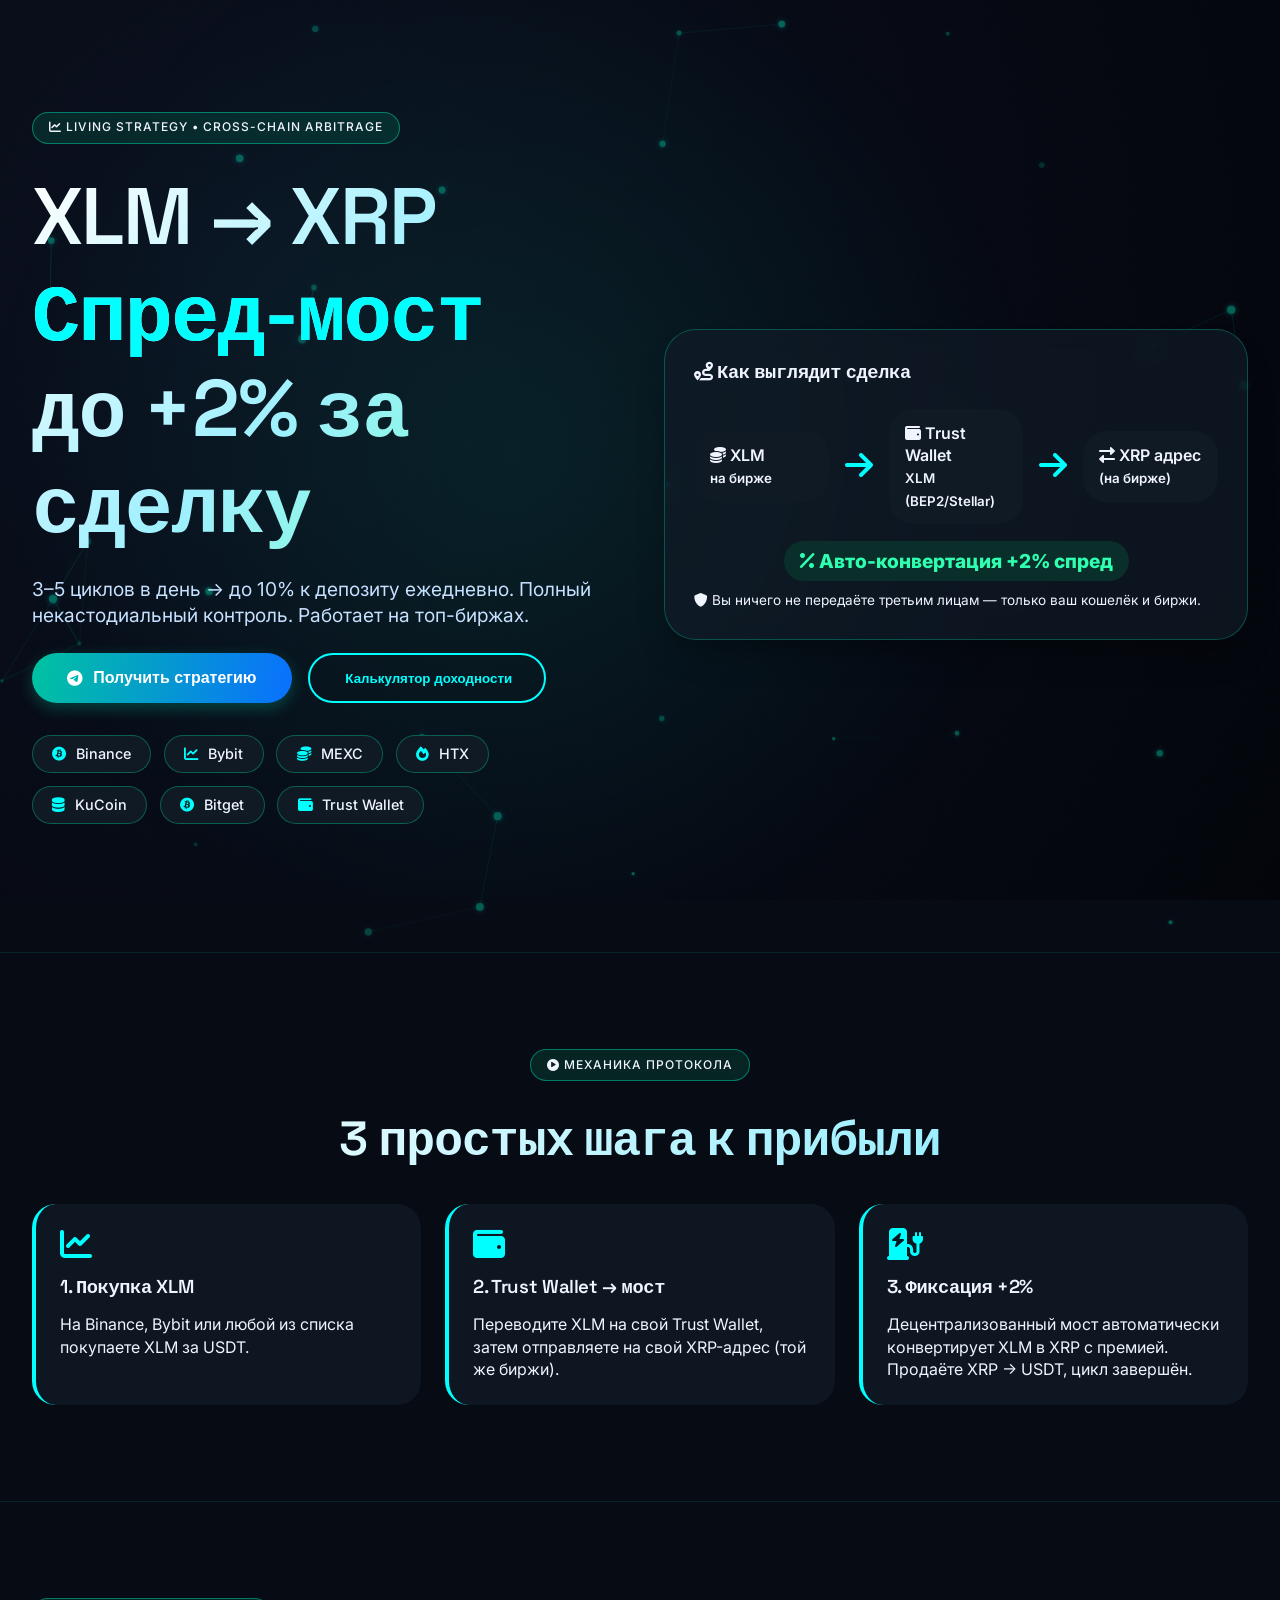
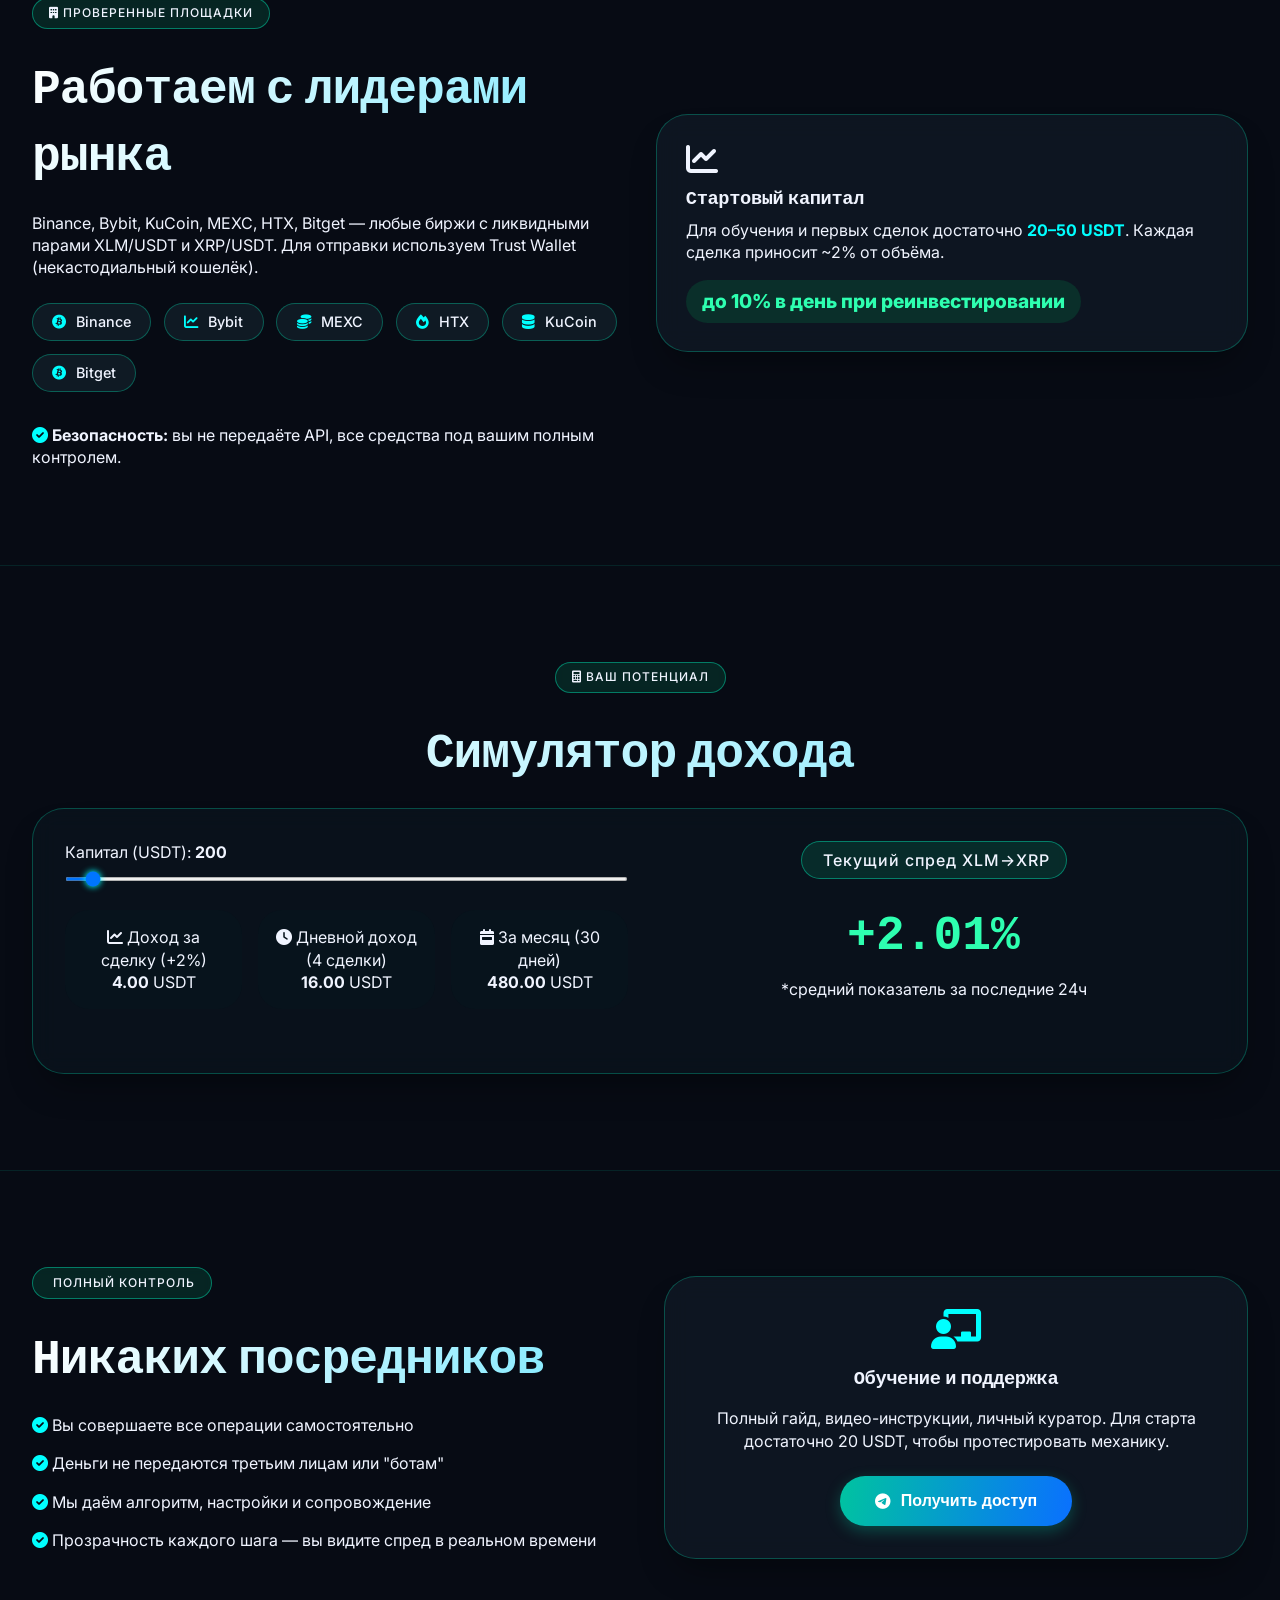
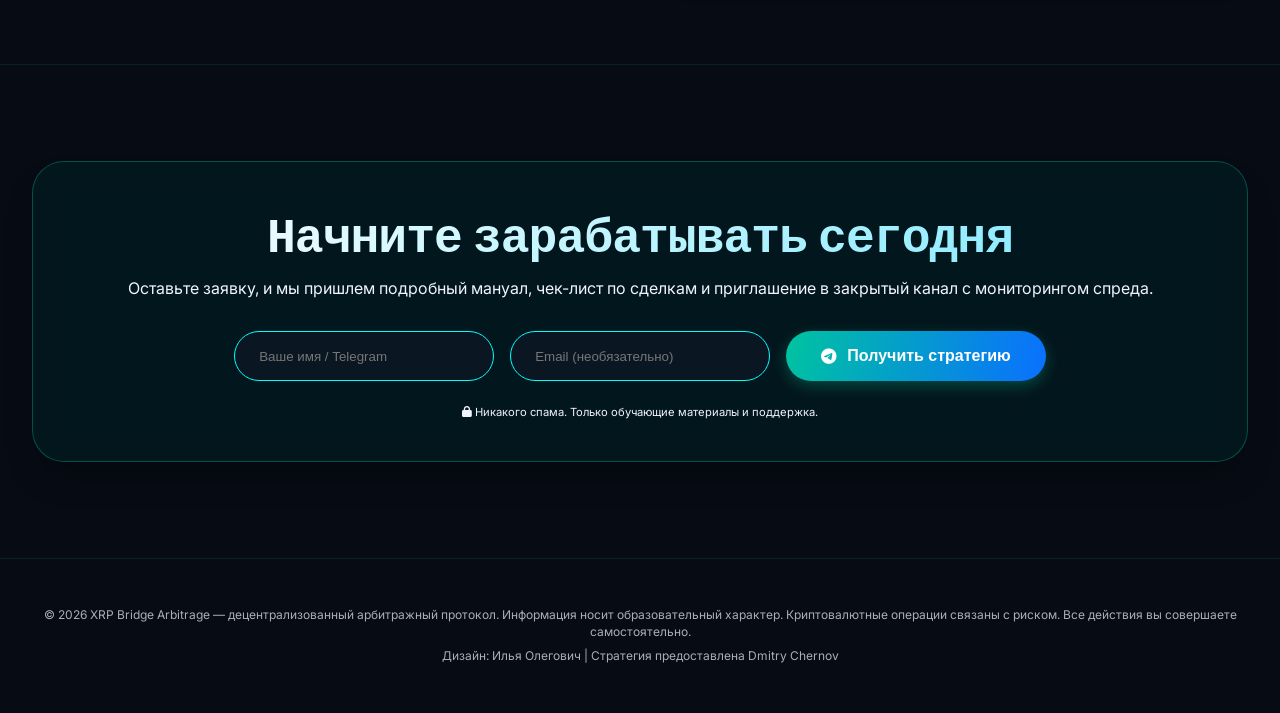
<file: delete.html>
<!DOCTYPE html>
<html lang="ru">
<head>
  <meta charset="UTF-8">
  <meta name="viewport" content="width=device-width, initial-scale=1.0, viewport-fit=cover">
  <title>XLM→XRP Bridge | Арбитражный протокол</title>
  <link href="https://fonts.googleapis.com/css2?family=Inter:opsz,wght@14..32,300;14..32,400;14..32,500;14..32,600;14..32,700;14..32,800&family=Space+Grotesk:wght@400;500;600;700&display=swap" rel="stylesheet">
  <link rel="stylesheet" href="https://cdnjs.cloudflare.com/ajax/libs/font-awesome/6.0.0-beta3/css/all.min.css">
  <style>
    * {
      margin: 0;
      padding: 0;
      box-sizing: border-box;
    }

    body {
      background-color: #070b14;
      font-family: 'Inter', sans-serif;
      color: #f0f4ff;
      line-height: 1.4;
      overflow-x: hidden;
      scroll-behavior: smooth;
    }

    /* Animated gradient background */
    .bg-animation {
      position: fixed;
      top: 0;
      left: 0;
      width: 100%;
      height: 100%;
      z-index: -2;
      background: radial-gradient(circle at 20% 30%, #0b1120, #03050b);
    }

    .moving-light {
      position: fixed;
      top: 0;
      left: 0;
      width: 100%;
      height: 100%;
      background: radial-gradient(circle at 40% 50%, rgba(0, 255, 200, 0.08), transparent 60%);
      animation: moveLight 18s infinite alternate;
      z-index: -1;
      pointer-events: none;
    }

    @keyframes moveLight {
      0% { transform: translate(-10%, -10%) scale(1); opacity: 0.4; }
      100% { transform: translate(15%, 15%) scale(1.3); opacity: 0.7; }
    }

    .noise {
      position: fixed;
      top: 0;
      left: 0;
      width: 100%;
      height: 100%;
      background-image: url('[data-uri]');
      background-repeat: repeat;
      pointer-events: none;
      z-index: -1;
      opacity: 0.3;
    }

    .container {
      max-width: 1300px;
      margin: 0 auto;
      padding: 0 2rem;
    }

    section {
      position: relative;
      padding: 6rem 0;
      border-bottom: 1px solid rgba(0, 255, 200, 0.1);
    }

    /* Hero с анимационным фоном */
    .hero-section {
      position: relative;
      overflow: hidden;
    }

    #hero-canvas {
      position: absolute;
      top: 0;
      left: 0;
      width: 100%;
      height: 100%;
      z-index: 0;
      pointer-events: none;
      opacity: 0.4;
    }

    .hero-content {
      position: relative;
      z-index: 2;
    }

    h1, h2, h3 {
      font-family: 'Space Grotesk', monospace;
      font-weight: 600;
      letter-spacing: -0.02em;
    }

    h1 {
      font-size: clamp(2.8rem, 7vw, 5rem);
      line-height: 1.2;
      background: linear-gradient(135deg, #ffffff 0%, #a0f0ff 50%, #70ffc0 100%);
      background-clip: text;
      -webkit-background-clip: text;
      color: transparent;
      margin-bottom: 1rem;
    }

    h2 {
      font-size: clamp(2rem, 4.5vw, 3rem);
      margin-bottom: 1.5rem;
      background: linear-gradient(120deg, #fff, #7ae9ff);
      background-clip: text;
      -webkit-background-clip: text;
      color: transparent;
    }

    .badge {
      background: rgba(0, 230, 150, 0.12);
      backdrop-filter: blur(4px);
      border: 1px solid rgba(0, 255, 200, 0.4);
      border-radius: 60px;
      padding: 0.4rem 1rem;
      font-size: 0.75rem;
      font-weight: 500;
      display: inline-block;
      margin-bottom: 1.5rem;
      letter-spacing: 1px;
    }

    .glass-card {
      background: rgba(18, 28, 40, 0.65);
      backdrop-filter: blur(12px);
      border-radius: 2rem;
      border: 1px solid rgba(0, 255, 200, 0.25);
      transition: all 0.3s ease;
      box-shadow: 0 20px 35px -12px rgba(0,0,0,0.4);
    }

    .glass-card:hover {
      transform: translateY(-5px);
      border-color: rgba(0, 255, 200, 0.6);
      box-shadow: 0 25px 40px -12px rgba(0,255,200,0.15);
    }

    .btn-primary {
      background: linear-gradient(100deg, #00c3a0, #0a70ff);
      border: none;
      padding: 1rem 2.2rem;
      border-radius: 60px;
      font-weight: 700;
      font-size: 1rem;
      color: white;
      cursor: pointer;
      transition: 0.25s;
      box-shadow: 0 5px 15px rgba(0,195,160,0.3);
      display: inline-flex;
      align-items: center;
      gap: 10px;
    }

    .btn-primary:hover {
      transform: scale(1.02);
      box-shadow: 0 10px 25px rgba(0,255,200,0.4);
      background: linear-gradient(100deg, #00e0b8, #2a80ff);
    }

    .btn-outline {
      background: transparent;
      border: 2px solid #0ff;
      padding: 0.9rem 2rem;
      border-radius: 60px;
      color: #0ff;
      font-weight: 600;
      transition: 0.2s;
    }

    .btn-outline:hover {
      background: rgba(0,255,200,0.1);
      box-shadow: 0 0 12px cyan;
    }

    .hero-grid {
      display: grid;
      grid-template-columns: 1fr 1fr;
      gap: 3rem;
      align-items: center;
    }

    @media (max-width: 900px) {
      .hero-grid {
        grid-template-columns: 1fr;
        text-align: center;
      }
      .container {
        padding: 0 1.5rem;
      }
    }

    .bridge-viz {
      background: rgba(0, 20, 30, 0.5);
      border-radius: 2rem;
      padding: 1.5rem;
      backdrop-filter: blur(4px);
      text-align: center;
    }

    .bridge-flow {
      display: flex;
      align-items: center;
      justify-content: space-between;
      flex-wrap: wrap;
      gap: 1rem;
      margin: 1.5rem 0;
    }

    .bridge-node {
      background: #0f1a24;
      border-radius: 1.5rem;
      padding: 0.8rem 1rem;
      flex: 1;
      min-width: 100px;
      font-weight: 600;
    }

    .bridge-arrow {
      font-size: 2rem;
      color: cyan;
      animation: pulseArrow 1.2s infinite;
    }

    @keyframes pulseArrow {
      0% { opacity: 0.4; transform: translateX(0); }
      50% { opacity: 1; transform: translateX(5px); }
      100% { opacity: 0.4; transform: translateX(0); }
    }

    .profit-badge {
      background: #0a2f2a;
      border-radius: 2rem;
      padding: 0.5rem 1rem;
      font-size: 1.2rem;
      font-weight: 800;
      color: #2effb0;
    }

    .exchanges {
      display: flex;
      flex-wrap: wrap;
      gap: 0.8rem;
      margin: 2rem 0;
    }

    .exchange-pill {
      background: #0f1a24;
      border-radius: 40px;
      padding: 0.5rem 1.2rem;
      font-weight: 500;
      font-size: 0.9rem;
      border: 1px solid rgba(0,255,200,0.3);
      transition: 0.2s;
    }

    .exchange-pill i {
      margin-right: 6px;
      color: cyan;
    }

    .steps {
      display: flex;
      flex-wrap: wrap;
      gap: 1.5rem;
      margin-top: 2rem;
    }

    .step-card {
      flex: 1;
      background: rgba(18, 28, 40, 0.7);
      backdrop-filter: blur(8px);
      border-radius: 1.5rem;
      padding: 1.5rem;
      border-left: 4px solid cyan;
    }

    .calculator {
      background: rgba(10, 20, 30, 0.7);
      border-radius: 2rem;
      padding: 2rem;
    }

    input[type="range"] {
      width: 100%;
      background: #1f3a44;
      height: 4px;
      border-radius: 10px;
    }

    input[type="range"]:focus {
      outline: none;
    }

    input[type="range"]::-webkit-slider-thumb {
      -webkit-appearance: none;
      width: 20px;
      height: 20px;
      background: cyan;
      border-radius: 50%;
      cursor: pointer;
      box-shadow: 0 0 6px cyan;
    }

    .floating-stats {
      display: flex;
      justify-content: space-between;
      gap: 1rem;
      margin: 2rem 0;
      flex-wrap: wrap;
    }

    .stat {
      background: #07131c;
      padding: 1rem;
      border-radius: 1.5rem;
      text-align: center;
      flex: 1;
    }

    .footer {
      text-align: center;
      padding: 3rem 0;
      opacity: 0.7;
      font-size: 0.75rem;
    }

    .fade-up {
      opacity: 0;
      transform: translateY(25px);
      transition: all 0.7s ease;
    }

    .fade-up.visible {
      opacity: 1;
      transform: translateY(0);
    }
  </style>
</head>
<body>
<div class="bg-animation"></div>
<div class="moving-light"></div>
<div class="noise"></div>

<main>
  <!-- HERO с анимацией транзакций -->
  <section class="hero-section" style="padding-top: 7rem;">
    <canvas id="hero-canvas"></canvas>
    <div class="container hero-content">
      <div class="hero-grid">
        <div class="fade-up">
          <div class="badge"><i class="fas fa-chart-line"></i> LIVING STRATEGY • CROSS-CHAIN ARBITRAGE</div>
          <h1>XLM → XRP <span style="color: cyan;">Спред-мост</span><br>до +2% за сделку</h1>
          <p style="font-size: 1.2rem; margin: 1.5rem 0; color: #c6e0ff;">3–5 циклов в день → до 10% к депозиту ежедневно. Полный некастодиальный контроль. Работает на топ-биржах.</p>
          <div style="display: flex; gap: 1rem; flex-wrap: wrap;">
            <button class="btn-primary" id="ctaBtn"><i class="fab fa-telegram"></i> Получить стратегию</button>
            <button class="btn-outline" id="calcScroll"><i class="fas fa-chart-simple"></i> Калькулятор доходности</button>
          </div>
          <div class="exchanges" style="margin-top: 2rem;">
            <span class="exchange-pill"><i class="fab fa-bitcoin"></i> Binance</span>
            <span class="exchange-pill"><i class="fas fa-chart-line"></i> Bybit</span>
            <span class="exchange-pill"><i class="fas fa-coins"></i> MEXC</span>
            <span class="exchange-pill"><i class="fas fa-fire"></i> HTX</span>
            <span class="exchange-pill"><i class="fas fa-database"></i> KuCoin</span>
            <span class="exchange-pill"><i class="fab fa-bitcoin"></i> Bitget</span>
            <span class="exchange-pill"><i class="fas fa-wallet"></i> Trust Wallet</span>
          </div>
        </div>
        <div class="fade-up">
          <div class="glass-card" style="padding: 1.8rem;">
            <h3 style="margin-bottom: 1rem;"><i class="fas fa-route"></i> Как выглядит сделка</h3>
            <div class="bridge-flow">
              <div class="bridge-node"><i class="fas fa-coins"></i> XLM<br><small>на бирже</small></div>
              <div class="bridge-arrow"><i class="fas fa-arrow-right"></i></div>
              <div class="bridge-node"><i class="fas fa-wallet"></i> Trust Wallet<br><small>XLM (BEP2/Stellar)</small></div>
              <div class="bridge-arrow"><i class="fas fa-arrow-right"></i></div>
              <div class="bridge-node"><i class="fas fa-exchange-alt"></i> XRP адрес<br><small>(на бирже)</small></div>
            </div>
            <div style="text-align: center; margin: 1rem 0;">
              <span class="profit-badge"><i class="fas fa-percent"></i> Авто-конвертация +2% спред</span>
            </div>
            <p style="font-size: 0.85rem; margin-top: 1rem;"><i class="fas fa-shield-alt"></i> Вы ничего не передаёте третьим лицам — только ваш кошелёк и биржи.</p>
          </div>
        </div>
      </div>
    </div>
  </section>

  <!-- HOW IT WORKS (шаги) -->
  <section>
    <div class="container">
      <div class="fade-up" style="text-align: center;">
        <div class="badge"><i class="fas fa-play-circle"></i> МЕХАНИКА ПРОТОКОЛА</div>
        <h2>3 простых шага к прибыли</h2>
      </div>
      <div class="steps">
        <div class="step-card fade-up"><i class="fas fa-chart-line" style="font-size: 2rem; color: cyan;"></i><h3 style="margin: 0.8rem 0;">1. Покупка XLM</h3><p>На Binance, Bybit или любой из списка покупаете XLM за USDT.</p></div>
        <div class="step-card fade-up"><i class="fas fa-wallet" style="font-size: 2rem; color: cyan;"></i><h3 style="margin: 0.8rem 0;">2. Trust Wallet → мост</h3><p>Переводите XLM на свой Trust Wallet, затем отправляете на свой XRP-адрес (той же биржи).</p></div>
        <div class="step-card fade-up"><i class="fas fa-charging-station" style="font-size: 2rem; color: cyan;"></i><h3 style="margin: 0.8rem 0;">3. Фиксация +2%</h3><p>Децентрализованный мост автоматически конвертирует XLM в XRP с премией. Продаёте XRP → USDT, цикл завершён.</p></div>
      </div>
    </div>
  </section>

  <!-- EXCHANGES + TRUST SECTION -->
  <section>
    <div class="container">
      <div class="hero-grid" style="gap: 2rem;">
        <div class="fade-up">
          <div class="badge"><i class="fas fa-building"></i> ПРОВЕРЕННЫЕ ПЛОЩАДКИ</div>
          <h2>Работаем с лидерами рынка</h2>
          <p>Binance, Bybit, KuCoin, MEXC, HTX, Bitget — любые биржи с ликвидными парами XLM/USDT и XRP/USDT. Для отправки используем Trust Wallet (некастодиальный кошелёк).</p>
          <div class="exchanges" style="margin-top: 1.5rem;">
            <span class="exchange-pill"><i class="fab fa-bitcoin"></i> Binance</span>
            <span class="exchange-pill"><i class="fas fa-chart-line"></i> Bybit</span>
            <span class="exchange-pill"><i class="fas fa-coins"></i> MEXC</span>
            <span class="exchange-pill"><i class="fas fa-fire"></i> HTX</span>
            <span class="exchange-pill"><i class="fas fa-database"></i> KuCoin</span>
            <span class="exchange-pill"><i class="fab fa-bitcoin"></i> Bitget</span>
          </div>
          <div style="margin-top: 1rem;"><i class="fas fa-check-circle" style="color: cyan;"></i> <strong>Безопасность:</strong> вы не передаёте API, все средства под вашим полным контролем.</div>
        </div>
        <div class="fade-up glass-card" style="padding: 1.8rem;">
          <i class="fas fa-chart-line" style="font-size: 2rem;"></i>
          <h3 style="margin: 0.5rem 0;">Стартовый капитал</h3>
          <p>Для обучения и первых сделок достаточно <strong style="color: cyan;">20–50 USDT</strong>. Каждая сделка приносит ~2% от объёма.</p>
          <div class="profit-badge" style="margin-top: 1rem; display: inline-block;">до 10% в день при реинвестировании</div>
        </div>
      </div>
    </div>
  </section>

  <!-- PROFIT CALCULATOR + LIVE SPREAD -->
  <section id="calcSection">
    <div class="container">
      <div class="fade-up" style="text-align: center;">
        <div class="badge"><i class="fas fa-calculator"></i> ВАШ ПОТЕНЦИАЛ</div>
        <h2>Симулятор дохода</h2>
      </div>
      <div class="calculator glass-card fade-up" style="padding: 2rem;">
        <div style="display: flex; justify-content: space-between; flex-wrap: wrap; gap: 1.5rem;">
          <div style="flex: 1;">
            <label>Капитал (USDT): <strong id="capitalVal">200</strong></label>
            <input type="range" id="capitalRange" min="20" max="5000" step="10" value="200">
            <div class="floating-stats" style="margin-top: 1.5rem;">
              <div class="stat"><i class="fas fa-chart-line"></i> Доход за сделку (+2%)<br><strong id="perTrade">4.00</strong> USDT</div>
              <div class="stat"><i class="fas fa-clock"></i> Дневной доход (4 сделки)<br><strong id="dailyTotal">16.00</strong> USDT</div>
              <div class="stat"><i class="fas fa-calendar-week"></i> За месяц (30 дней)<br><strong id="monthTotal">480.00</strong> USDT</div>
            </div>
          </div>
          <div style="flex: 1; text-align: center;">
            <div class="badge" style="font-size: 1rem;"><i class="fas fa-chart-simple"></i> Текущий спред XLM→XRP</div>
            <div style="font-size: 3rem; font-weight: 800; font-family: monospace; color: #2effb0;" id="liveSpread">+1.98%</div>
            <p style="margin-top: 0.5rem;">*средний показатель за последние 24ч</p>
          </div>
        </div>
      </div>
    </div>
  </section>

  <!-- TRUST + SECURITY HIGHLIGHTS -->
  <section>
    <div class="container">
      <div class="hero-grid">
        <div class="fade-up">
          <div class="badge"><i class="fas fa-shield-heart"></i> ПОЛНЫЙ КОНТРОЛЬ</div>
          <h2>Никаких посредников</h2>
          <ul style="list-style: none; margin-top: 1rem;">
            <li style="margin-bottom: 1rem;"><i class="fas fa-check-circle" style="color: cyan;"></i> Вы совершаете все операции самостоятельно</li>
            <li style="margin-bottom: 1rem;"><i class="fas fa-check-circle" style="color: cyan;"></i> Деньги не передаются третьим лицам или "ботам"</li>
            <li style="margin-bottom: 1rem;"><i class="fas fa-check-circle" style="color: cyan;"></i> Мы даём алгоритм, настройки и сопровождение</li>
            <li style="margin-bottom: 1rem;"><i class="fas fa-check-circle" style="color: cyan;"></i> Прозрачность каждого шага — вы видите спред в реальном времени</li>
          </ul>
        </div>
        <div class="fade-up glass-card" style="padding: 2rem; text-align: center;">
          <i class="fas fa-chalkboard-user" style="font-size: 2.5rem; color: cyan;"></i>
          <h3 style="margin: 1rem 0;">Обучение и поддержка</h3>
          <p>Полный гайд, видео-инструкции, личный куратор. Для старта достаточно 20 USDT, чтобы протестировать механику.</p>
          <button class="btn-primary" id="ctaFooterBtn" style="margin-top: 1.5rem;"><i class="fab fa-telegram"></i> Получить доступ</button>
        </div>
      </div>
    </div>
  </section>

  <!-- LEAD FORM -->
  <section>
    <div class="container">
      <div class="fade-up glass-card" style="padding: 2.5rem; text-align: center; background: rgba(0, 30, 35, 0.6);">
        <h2 style="margin-bottom: 0.5rem;">Начните зарабатывать сегодня</h2>
        <p>Оставьте заявку, и мы пришлем подробный мануал, чек-лист по сделкам и приглашение в закрытый канал с мониторингом спреда.</p>
        <form id="leadForm" style="display: flex; flex-wrap: wrap; justify-content: center; gap: 1rem; margin-top: 2rem;">
          <input type="text" placeholder="Ваше имя / Telegram" id="userName" style="background: #0a1722; border: 1px solid cyan; border-radius: 60px; padding: 1rem 1.5rem; width: 260px; color: white;">
          <input type="email" placeholder="Email (необязательно)" id="userEmail" style="background: #0a1722; border: 1px solid cyan; border-radius: 60px; padding: 1rem 1.5rem; width: 260px; color: white;">
          <button type="submit" class="btn-primary"><i class="fab fa-telegram"></i> Получить стратегию</button>
        </form>
        <p style="font-size: 0.7rem; margin-top: 1.5rem;"><i class="fas fa-lock"></i> Никакого спама. Только обучающие материалы и поддержка.</p>
      </div>
    </div>
  </section>

  <footer class="footer">
    <div class="container">
      <p>© 2026 XRP Bridge Arbitrage — децентрализованный арбитражный протокол. Информация носит образовательный характер. Криптовалютные операции связаны с риском. Все действия вы совершаете самостоятельно.</p>
      <p style="margin-top: 0.5rem;">Дизайн: Илья Олегович | Стратегия предоставлена Dmitry Chernov</p>
    </div>
  </footer>
</main>

<script>
  // ==================== CANVAS АНИМАЦИЯ "ЛЕТАЮЩИЕ ТРАНЗАКЦИИ" ====================
  const canvas = document.getElementById('hero-canvas');
  let ctx = canvas.getContext('2d');
  let width, height;
  let particles = [];
  let lines = [];
  let animationId;

  function initCanvas() {
    const heroSection = document.querySelector('.hero-section');
    const rect = heroSection.getBoundingClientRect();
    width = rect.width;
    height = rect.height;
    canvas.width = width;
    canvas.height = height;

    // Создаём частицы (узлы транзакций)
    const PARTICLE_COUNT = 35;
    particles = [];
    for (let i = 0; i < PARTICLE_COUNT; i++) {
      particles.push({
        x: Math.random() * width,
        y: Math.random() * height,
        vx: (Math.random() - 0.5) * 0.4,
        vy: (Math.random() - 0.5) * 0.4,
        radius: Math.random() * 3 + 1.5,
        alpha: Math.random() * 0.5 + 0.2
      });
    }

    // Создаём линии между ближайшими частицами (динамические)
    updateLines();
  }

  function updateLines() {
    lines = [];
    for (let i = 0; i < particles.length; i++) {
      for (let j = i + 1; j < particles.length; j++) {
        const dx = particles[i].x - particles[j].x;
        const dy = particles[i].y - particles[j].y;
        const dist = Math.hypot(dx, dy);
        if (dist < 150) {
          lines.push({
            p1: i,
            p2: j,
            dist: dist,
            opacity: 1 - dist / 150
          });
        }
      }
    }
  }

  function animateCanvas() {
    if (!ctx) return;
    ctx.clearRect(0, 0, width, height);
    
    // Обновляем позиции частиц
    for (let p of particles) {
      p.x += p.vx;
      p.y += p.vy;
      if (p.x < -20) p.x = width + 20;
      if (p.x > width + 20) p.x = -20;
      if (p.y < -20) p.y = height + 20;
      if (p.y > height + 20) p.y = -20;
    }
    
    // Обновляем линии (пересчитываем расстояния и создаём новые соединения)
    updateLines();
    
    // Рисуем линии (транзакции)
    for (let line of lines) {
      const p1 = particles[line.p1];
      const p2 = particles[line.p2];
      ctx.beginPath();
      ctx.moveTo(p1.x, p1.y);
      ctx.lineTo(p2.x, p2.y);
      ctx.strokeStyle = `rgba(0, 255, 200, ${line.opacity * 0.4})`;
      ctx.lineWidth = 1.2;
      ctx.stroke();
    }
    
    // Рисуем частицы (узлы)
    for (let p of particles) {
      ctx.beginPath();
      ctx.arc(p.x, p.y, p.radius, 0, Math.PI * 2);
      ctx.fillStyle = `rgba(0, 255, 200, ${p.alpha})`;
      ctx.fill();
      ctx.shadowBlur = 6;
      ctx.shadowColor = '#0ff';
      ctx.fill();
      ctx.shadowBlur = 0;
    }
    
    animationId = requestAnimationFrame(animateCanvas);
  }

  function resizeCanvas() {
    const heroSection = document.querySelector('.hero-section');
    const rect = heroSection.getBoundingClientRect();
    width = rect.width;
    height = rect.height;
    canvas.width = width;
    canvas.height = height;
    initCanvas();
  }

  window.addEventListener('resize', () => {
    resizeCanvas();
  });
  
  // Запуск анимации после загрузки
  window.addEventListener('load', () => {
    resizeCanvas();
    animateCanvas();
  });
  
  // ==================== ОСТАЛЬНОЙ JS (калькулятор, формы и т.д.) ====================
  // Animated live spread
  const spreadSpan = document.getElementById('liveSpread');
  function updateSpread() {
    let base = 1.97;
    let variation = Math.sin(Date.now() / 3500) * 0.12;
    let val = (base + variation).toFixed(2);
    spreadSpan.innerText = `+${val}%`;
    requestAnimationFrame(updateSpread);
  }
  updateSpread();

  // Calculator
  const capitalSlider = document.getElementById('capitalRange');
  const capitalValSpan = document.getElementById('capitalVal');
  const perTradeSpan = document.getElementById('perTrade');
  const dailyTotalSpan = document.getElementById('dailyTotal');
  const monthTotalSpan = document.getElementById('monthTotal');

  function updateCalc() {
    let capital = parseFloat(capitalSlider.value);
    capitalValSpan.innerText = capital;
    let perTrade = capital * 0.02;
    let daily = perTrade * 4;
    let monthly = daily * 30;
    perTradeSpan.innerText = perTrade.toFixed(2);
    dailyTotalSpan.innerText = daily.toFixed(2);
    monthTotalSpan.innerText = monthly.toFixed(2);
  }
  capitalSlider.addEventListener('input', updateCalc);
  updateCalc();

  // Intersection Observer for fade-up
  const fadeElements = document.querySelectorAll('.fade-up');
  const observer = new IntersectionObserver((entries) => {
    entries.forEach(entry => {
      if (entry.isIntersecting) {
        entry.target.classList.add('visible');
        observer.unobserve(entry.target);
      }
    });
  }, { threshold: 0.15 });
  fadeElements.forEach(el => observer.observe(el));

  // Form handling
  const leadForm = document.getElementById('leadForm');
  leadForm.addEventListener('submit', (e) => {
    e.preventDefault();
    const name = document.getElementById('userName').value.trim();
    if (!name) {
      alert('Пожалуйста, укажите имя или Telegram для связи');
      return;
    }
    alert(`✅ Спасибо, ${name}! Ваша заявка принята. Наставник свяжется в Telegram в ближайшее время и отправит доступ к обучению.`);
    leadForm.reset();
  });

  // Buttons scroll
  document.getElementById('ctaBtn').addEventListener('click', () => {
    document.getElementById('leadForm').scrollIntoView({ behavior: 'smooth' });
  });
  document.getElementById('ctaFooterBtn').addEventListener('click', () => {
    document.getElementById('leadForm').scrollIntoView({ behavior: 'smooth' });
  });
  document.getElementById('calcScroll').addEventListener('click', () => {
    document.getElementById('calcSection').scrollIntoView({ behavior: 'smooth' });
  });

  // manual visible for elements already in view
  setTimeout(() => {
    fadeElements.forEach(el => {
      const rect = el.getBoundingClientRect();
      if (rect.top < window.innerHeight - 100) {
        el.classList.add('visible');
      }
    });
  }, 200);
</script>
</body>
</html>
</file>
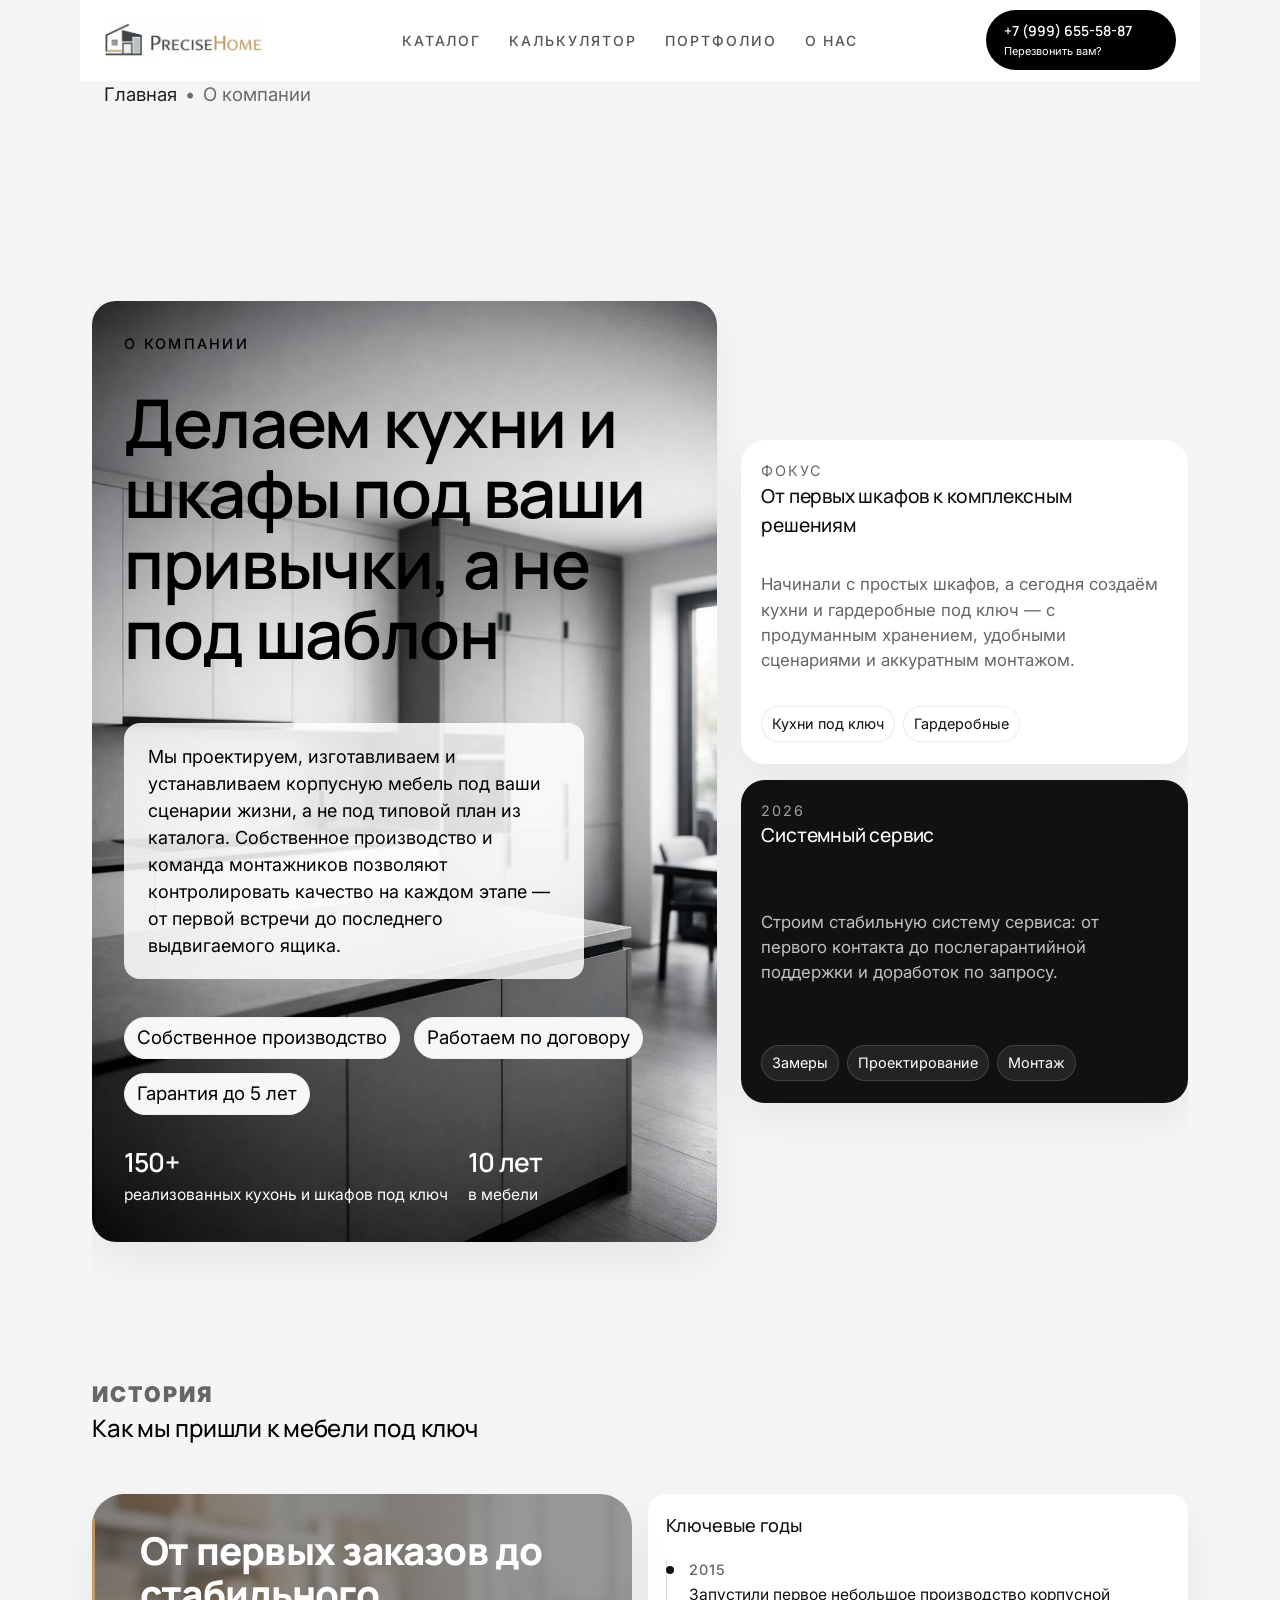
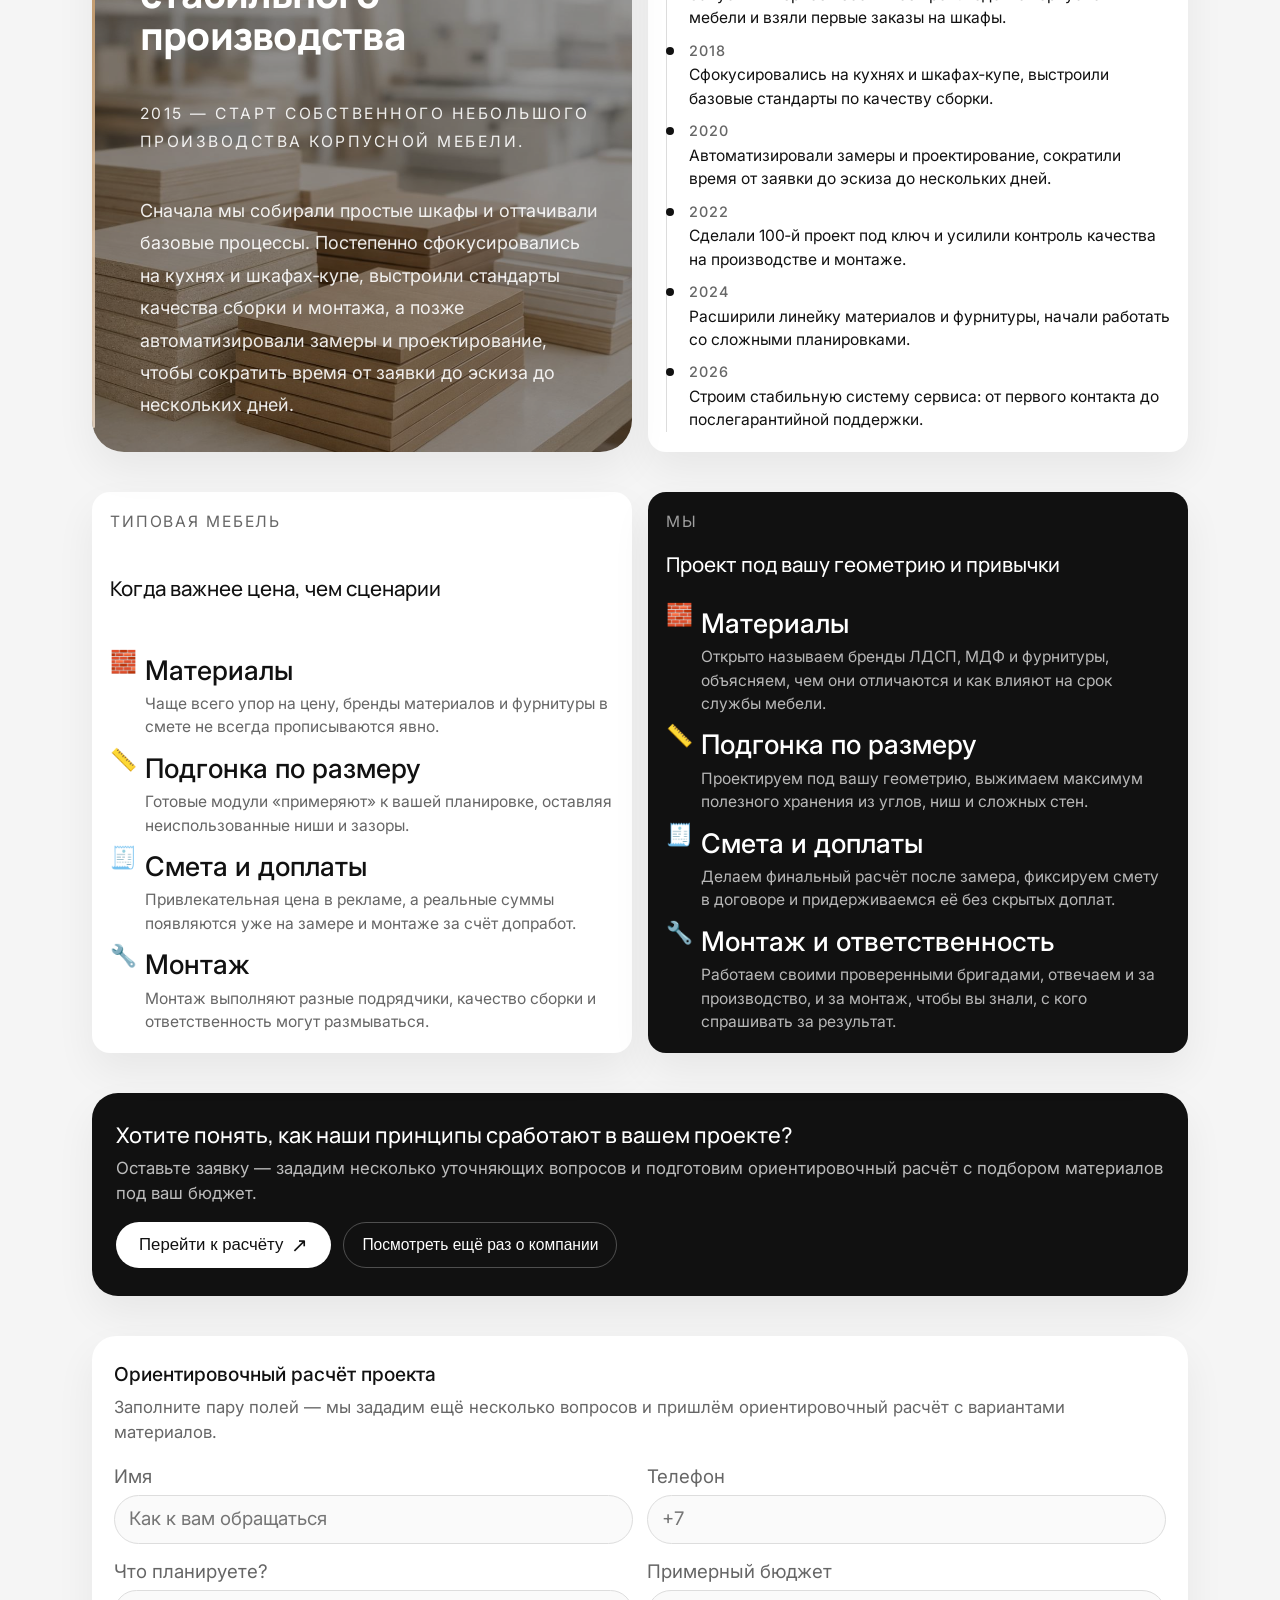
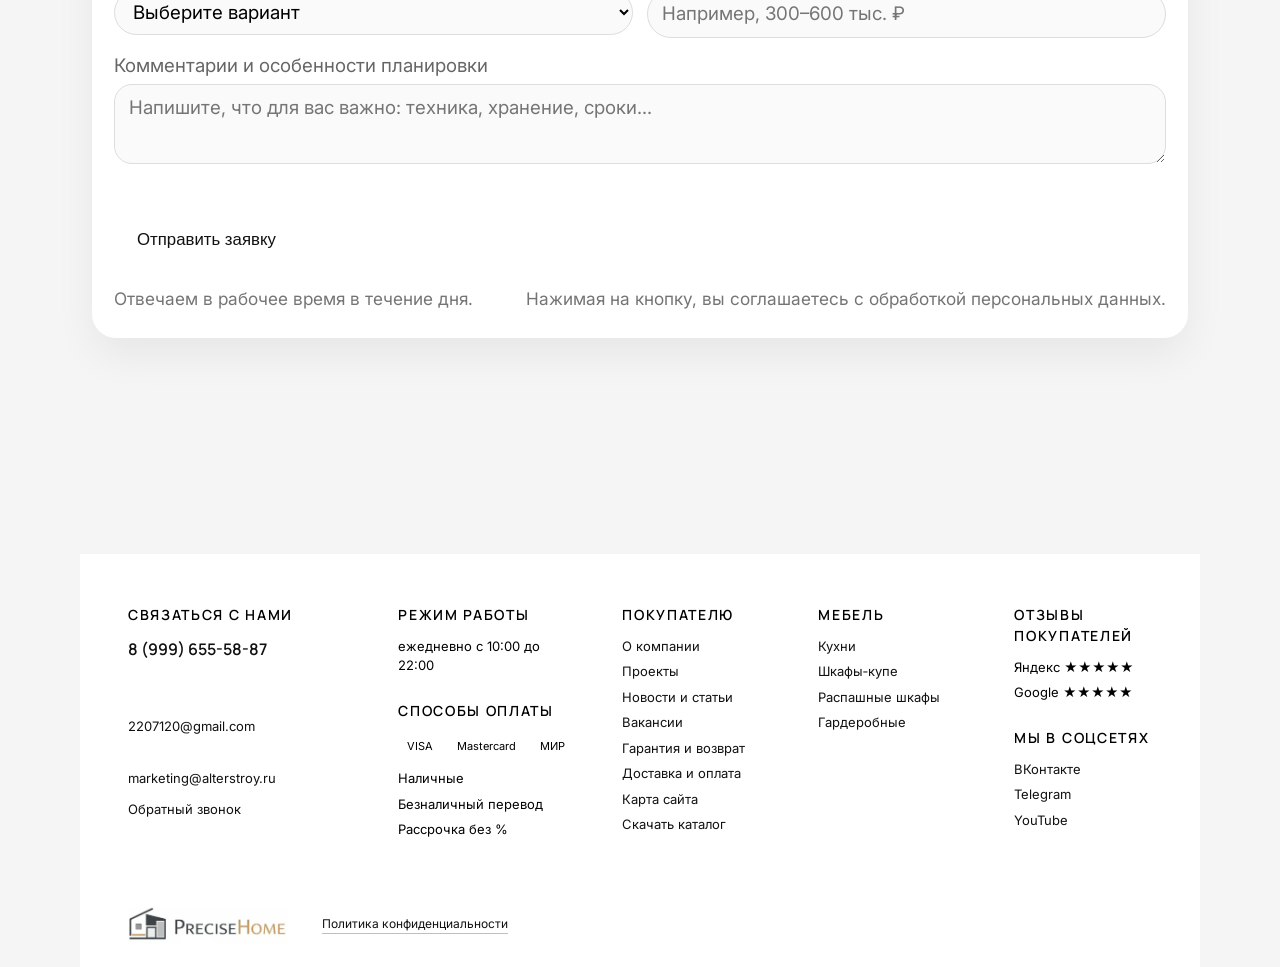
<file: about/about2.html>
<!DOCTYPE html>
<html lang="ru">
<head>
  <meta charset="UTF-8" />
  <title>Кухни и шкафы под ключ</title>
  <meta name="viewport" content="width=device-width, initial-scale=1" />
  <meta name="description" content="О компании Precise Home: проектирование, изготовление и монтаж кухонь и шкафов на заказ во Владивостоке и Приморском крае.">
  <meta name="robots" content="index,follow,max-image-preview:large">
  <link rel="canonical" href="https://precise-home.ru/about/about2.html">
  <meta property="og:type" content="website">
  <meta property="og:title" content="О компании Precise Home — Владивосток">
  <meta property="og:description" content="Опыт, этапы работы, материалы, гарантии и подход к изготовлению мебели под заказ.">
  <meta property="og:url" content="https://precise-home.ru/about/about2.html">
  <meta property="og:image" content="https://precise-home.ru/about/left.jpg">
  <link rel="icon" href="/browser.png" sizes="32x32" type="image/png">
  <link rel="preconnect" href="https://fonts.googleapis.com">
  <link rel="preconnect" href="https://fonts.gstatic.com" crossorigin>
  <link href="https://fonts.googleapis.com/css2?family=Inter:wght@400;500;600&family=Poppins:wght@600;700;800&display=swap" rel="stylesheet">
  <link rel="preconnect" href="https://fonts.googleapis.com">
  <link rel="preconnect" href="https://fonts.gstatic.com" crossorigin>
  <link href="https://fonts.googleapis.com/css2?family=Manrope:wght@500;600;700;800&family=DM+Sans:wght@400;500;600&display=swap" rel="stylesheet">
    <link rel="stylesheet" href="/styles/shared/base.css" />
  <link rel="stylesheet" href="/styles/pages/about.css" />
  <script type="application/ld+json">
    {
      "@context":"https://schema.org",
      "@type":"AboutPage",
      "name":"О компании Precise Home",
      "url":"https://precise-home.ru/about/about2.html",
      "description":"О компании, этапах работы и гарантиях на мебель под заказ."
    }
  </script>

</head>

<body>
  <div class="page">
   <header class="site-header">
      <div class="container header-inner">
        <a href="/" class="logo">
          <span class="logo-mark"></span>
          <span class="logo-text"></span>
        </a>

        <nav class="main-nav">
          <a href="/catalog/catalog.html" class="nav-link">Каталог</a>
          <a href="/calc/calc.html" class="nav-link">Калькулятор</a>
          <a href="/portfolio/portfolio.html" class="nav-link">Портфолио</a>
          <a href="/about/about2.html" class="nav-link">О нас</a>
        </nav>

        <a href="https://t.me/Remont_2000" class="phone-pill">
          <span class="phone-number">+7 (999) 655-58-87</span>
          <span class="phone-caption">Перезвонить вам?</span>
        </a>

        <button class="burger" aria-label="Открыть меню">
          <span></span><span></span><span></span>
        </button>
      </div>
    </header>
    <nav class="container breadcrumbs" aria-label="Хлебные крошки">
      <a href="/">Главная</a> <span>•</span> <span>О компании</span>
    </nav>
    <main class="page__inner">
      <!-- Hero -->
      <section id="about" class="hero">
        <div class="hero-main">
          <div class="hero-kicker">О компании</div>
          <h1 class="hero-title">
            Делаем кухни и шкафы под ваши привычки, а не под шаблон
          </h1>
          <p class="hero-lead">
            Мы проектируем, изготавливаем и устанавливаем корпусную мебель
            под ваши сценарии жизни, а не под типовой план из каталога.
            Собственное производство и команда монтажников позволяют
            контролировать качество на каждом этапе — от первой встречи
            до последнего выдвигаемого ящика.
          </p>

          <div class="hero-meta">
            <div class="hero-meta__item">Собственное производство</div>
            <div class="hero-meta__item">Работаем по договору</div>
            <div class="hero-meta__item">Гарантия до 5 лет</div>
          </div>

          <div class="hero-stats">
            <div class="stat">
              <div class="stat__number">150+</div>
              <div class="stat__label">
                реализованных кухонь и шкафов под ключ
              </div>
            </div>
            <div class="stat">
              <div class="stat__number">10 лет</div>
              <div class="stat__label">в мебели</div>
            </div>
          </div>
        </div>

        <aside class="hero-aside">
          <div class="tile">
            <div>
              <div class="tile__label">Фокус</div>
              <div class="tile__title">
                От первых шкафов к комплексным решениям
              </div>
            </div>
            <p class="tile__text">
              Начинали с простых шкафов, а сегодня создаём кухни и
              гардеробные под ключ — с продуманным хранением, удобными
              сценариями и аккуратным монтажом.
            </p>
            <div class="tag-row">
              <div class="tag">Кухни под ключ</div>
              <div class="tag">Гардеробные</div>
            </div>
          </div>

          <div class="tile tile--dark">
            <div>
              <div class="tile__label">2026</div>
              <div class="tile__title">Системный сервис</div>
            </div>
            <p class="tile__text">
              Строим стабильную систему сервиса: от первого контакта
              до послегарантийной поддержки и доработок по запросу.
            </p>
            <div class="tag-row">
              <div class="tag">Замеры</div>
              <div class="tag">Проектирование</div>
              <div class="tag">Монтаж</div>
            </div>
          </div>
        </aside>
      </section>

      <!-- История -->
      <section id="history" class="section">
        <div class="section-header">
          <div>
            <div class="section-kicker">История</div>
            <h2 class="section-title">Как мы пришли к мебели под ключ</h2>
          </div>
          
        </div>

        <div class="bento-grid">
          <article class="bento-tile tile--timeline-main">
            <div class="bento-tile__title">
              От первых заказов до стабильного производства
            </div>
            <p class="bento-tile__meta">
              2015 — старт собственного небольшого производства корпусной мебели.
            </p>
            <p>
              Сначала мы собирали простые шкафы и оттачивали базовые процессы.
              Постепенно сфокусировались на кухнях и шкафах‑купе, выстроили
              стандарты качества сборки и монтажа, а позже автоматизировали
              замеры и проектирование, чтобы сократить время от заявки до эскиза
              до нескольких дней.
            </p>
          </article>

          <article class="bento-tile tile--timeline-years">
            <div class="bento-tile__title">Ключевые годы</div>
            <div class="timeline-list">
              <div class="timeline-item">
                <div class="timeline-year">2015</div>
                <div class="timeline-text">
                  Запустили первое небольшое производство корпусной мебели
                  и взяли первые заказы на шкафы.
                </div>
              </div>
              <div class="timeline-item">
                <div class="timeline-year">2018</div>
                <div class="timeline-text">
                  Сфокусировались на кухнях и шкафах‑купе, выстроили
                  базовые стандарты по качеству сборки.
                </div>
              </div>
              <div class="timeline-item">
                <div class="timeline-year">2020</div>
                <div class="timeline-text">
                  Автоматизировали замеры и проектирование, сократили
                  время от заявки до эскиза до нескольких дней.
                </div>
              </div>
              <div class="timeline-item">
                <div class="timeline-year">2022</div>
                <div class="timeline-text">
                  Сделали 100‑й проект под ключ и усилили контроль
                  качества на производстве и монтаже.
                </div>
              </div>
              <div class="timeline-item">
                <div class="timeline-year">2024</div>
                <div class="timeline-text">
                  Расширили линейку материалов и фурнитуры, начали
                  работать со сложными планировками.
                </div>
              </div>
              <div class="timeline-item">
                <div class="timeline-year">2026</div>
                <div class="timeline-text">
                  Строим стабильную систему сервиса: от первого контакта
                  до послегарантийной поддержки.
                </div>
              </div>
            </div>
          </article>
        </div>
      </section>


      <!-- Сравнение -->
      <section id="comparison" class="section">
       

        <div class="bento-grid">
          <article class="bento-tile tile--comparison-left">
            <div class="compare-label">Типовая мебель</div>
            <div class="compare-title">Когда важнее цена, чем сценарии</div>
            <div class="compare-list">
              <div class="compare-item">
                <div class="compare-icon">🧱</div>
                <div>
                  <div class="compare-item__title">Материалы</div>
                  <div class="compare-item__text">
                    Чаще всего упор на цену, бренды материалов и фурнитуры
                    в смете не всегда прописываются явно.
                  </div>
                </div>
              </div>
              <div class="compare-item">
                <div class="compare-icon">📏</div>
                <div>
                  <div class="compare-item__title">Подгонка по размеру</div>
                  <div class="compare-item__text">
                    Готовые модули «примеряют» к вашей планировке, оставляя
                    неиспользованные ниши и зазоры.
                  </div>
                </div>
              </div>
              <div class="compare-item">
                <div class="compare-icon">🧾</div>
                <div>
                  <div class="compare-item__title">Смета и доплаты</div>
                  <div class="compare-item__text">
                    Привлекательная цена в рекламе, а реальные суммы появляются
                    уже на замере и монтаже за счёт допработ.
                  </div>
                </div>
              </div>
              <div class="compare-item">
                <div class="compare-icon">🔧</div>
                <div>
                  <div class="compare-item__title">Монтаж</div>
                  <div class="compare-item__text">
                    Монтаж выполняют разные подрядчики, качество сборки и
                    ответственность могут размываться.
                  </div>
                </div>
              </div>
            </div>
          </article>

          <article class="bento-tile bento-tile--dark tile--comparison-right">
            <div class="compare-label">Мы</div>
            <div class="compare-title">Проект под вашу геометрию и привычки</div>
            <div class="compare-list">
              <div class="compare-item">
                <div class="compare-icon">🧱</div>
                <div>
                  <div class="compare-item__title">Материалы</div>
                  <div class="compare-item__text">
                    Открыто называем бренды ЛДСП, МДФ и фурнитуры, объясняем,
                    чем они отличаются и как влияют на срок службы мебели.
                  </div>
                </div>
              </div>
              <div class="compare-item">
                <div class="compare-icon">📏</div>
                <div>
                  <div class="compare-item__title">Подгонка по размеру</div>
                  <div class="compare-item__text">
                    Проектируем под вашу геометрию, выжимаем максимум
                    полезного хранения из углов, ниш и сложных стен.
                  </div>
                </div>
              </div>
              <div class="compare-item">
                <div class="compare-icon">🧾</div>
                <div>
                  <div class="compare-item__title">Смета и доплаты</div>
                  <div class="compare-item__text">
                    Делаем финальный расчёт после замера, фиксируем смету
                    в договоре и придерживаемся её без скрытых доплат.
                  </div>
                </div>
              </div>
              <div class="compare-item">
                <div class="compare-icon">🔧</div>
                <div>
                  <div class="compare-item__title">Монтаж и ответственность</div>
                  <div class="compare-item__text">
                    Работаем своими проверенными бригадами, отвечаем и
                    за производство, и за монтаж, чтобы вы знали, с кого
                    спрашивать за результат.
                  </div>
                </div>
              </div>
            </div>
          </article>
        </div>
      </section>

      <!-- CTA -->
      <section class="cta">
        <div>
          <div class="cta__title">
            Хотите понять, как наши принципы сработают в вашем проекте?
          </div>
          <div class="cta__text">
            Оставьте заявку — зададим несколько уточняющих вопросов и подготовим
            ориентировочный расчёт с подбором материалов под ваш бюджет.
          </div>
        </div>
        <div class="cta__actions">
          <button class="btn-primary" data-scroll="#calc">
            Перейти к расчёту
            <span>↗</span>
          </button>
          <button class="btn-secondary" data-scroll="#about">
            Посмотреть ещё раз о компании
          </button>
        </div>
      </section>

      <!-- Calc -->
      <section id="calc" class="calc">
        <div class="calc__title">Ориентировочный расчёт проекта</div>
        <div class="calc__text">
          Заполните пару полей — мы зададим ещё несколько вопросов и пришлём
          ориентировочный расчёт с вариантами материалов.
        </div>

        <form class="calc-grid" id="calcFormReal">
          <div class="field">
            <label for="name">Имя</label>
            <input id="name" name="name" type="text" placeholder="Как к вам обращаться" />
          </div>
          <div class="field">
            <label for="phone">Телефон</label>
            <input id="phone" name="phone" type="tel" placeholder="+7" />
          </div>
          <div class="field">
            <label for="type">Что планируете?</label>
            <select id="type" name="type">
              <option value="">Выберите вариант</option>
              <option value="kitchen">Кухня под ключ</option>
              <option value="wardrobe">Гардеробная / шкаф</option>
              <option value="both">Кухня + шкафы</option>
            </select>
          </div>
          <div class="field">
            <label for="budget">Примерный бюджет</label>
            <input id="budget" name="budget" type="text" placeholder="Например, 300–600 тыс. ₽" />
          </div>
          <div class="field" style="grid-column: 1 / -1;">
            <label for="comment">Комментарии и особенности планировки</label>
            <textarea id="comment" name="comment" placeholder="Напишите, что для вас важно: техника, хранение, сроки..."></textarea>
          </div>
          <div style="grid-column: 1 / -1; margin-top: 4px;">
            <button class="btn-primary" type="submit">
              Отправить заявку
            </button>
          </div>
        </form>

        <div class="calc__footer">
          <span>Отвечаем в рабочее время в течение дня.</span>
          <span>Нажимая на кнопку, вы соглашаетесь с обработкой персональных данных.</span>
        </div>
      </section>
    </main>
<footer class="site-footer-wrapper">
    <footer class="site-footer" id="contacts">
  <div class="container footer-top">
    <div class="footer-col footer-col-wide">
      <h3 class="footer-heading">Связаться с нами</h3>
      <a href="tel:+78005555555" class="footer-phone">8 (999) 655-58-87</a>
      <p class="footer-note">Бесплатно по России</p>

      <div class="footer-subblock">
        <p class="footer-label">Написать руководству:</p>
        <a href="mailto:2207120@gmail.com" class="footer-link">2207120@gmail.com</a>
      </div>

      <div class="footer-subblock">
        <p class="footer-label">Написать отделу маркетинга и PR:</p>
        <a href="mailto:marketing@alterstroy.ru" class="footer-link">marketing@alterstroy.ru</a>
      </div>

      <div class="footer-subblock">
        <a href="#" class="footer-link">Обратный звонок</a><br>
        
      </div>
    </div>

    <div class="footer-col">
      <h3 class="footer-heading">Режим работы</h3>
      <p class="footer-text">ежедневно с 10:00 до 22:00</p>

      <h3 class="footer-heading footer-heading-spaced">Способы оплаты</h3>
      <div class="footer-pay">
        <span class="pay-card">VISA</span>
        <span class="pay-card">Mastercard</span>
        <span class="pay-card">МИР</span>
      </div>
      <ul class="footer-list">
        <li>Наличные</li>
        <li>Безналичный перевод</li>
        <li>Рассрочка без %</li>
      </ul>
    </div>

    <div class="footer-col">
      <h3 class="footer-heading">Покупателю</h3>
      <ul class="footer-list">
        <li><a href="#" class="footer-link">О компании</a></li>
        <li><a href="#" class="footer-link">Проекты</a></li>
        <li><a href="#" class="footer-link">Новости и статьи</a></li>
        <li><a href="#" class="footer-link">Вакансии</a></li>
        <li><a href="#" class="footer-link">Гарантия и возврат</a></li>
        <li><a href="#" class="footer-link">Доставка и оплата</a></li>
        <li><a href="#" class="footer-link">Карта сайта</a></li>
        <li><a href="#" class="footer-link">Скачать каталог</a></li>
      </ul>
    </div>

    <div class="footer-col">
      <h3 class="footer-heading">Мебель</h3>
      <ul class="footer-list">
        <li><a href="#" class="footer-link">Кухни</a></li>
        <li><a href="#" class="footer-link">Шкафы‑купе</a></li>
        <li><a href="#" class="footer-link">Распашные шкафы</a></li>
        <li><a href="#" class="footer-link">Гардеробные</a></li>
        
      </ul>
    </div>

    <div class="footer-col">
      <h3 class="footer-heading">Отзывы покупателей</h3>
      <ul class="footer-list">
        <li>Яндекс ★★★★★</li>
        <li>Google ★★★★★</li>
      </ul>

      <h3 class="footer-heading footer-heading-spaced">Мы в соцсетях</h3>
      <ul class="footer-list">
        <li><a href="#" class="footer-link">ВКонтакте</a></li>
        <li><a href="#" class="footer-link">Telegram</a></li>
        <li><a href="#" class="footer-link">YouTube</a></li>
      </ul>
    </div>
  </div>

  <div class="container footer-bottom">
    <div class="footer-bottom-left">
      <div class="footer-logo">
        <span class="logo-mark"></span>
        <span class="logo-text"> </span>
      </div>
      <a href="#" class="footer-link footer-privacy">
        Политика конфиденциальности
      </a>
    </div>

    <div class="footer-bottom-right">
      <p class="footer-copy">
        © 2026 « ». Все права защищены.
      </p>
      <p class="footer-copy">
        Владивосток
      </p>
    </div>
  </div>
</footer>
  </div>
  <script src="/scripts/shared/performance.js" defer></script>
  <script src="/scripts/pages/about.js" defer></script>
</body>
</html>
</file>
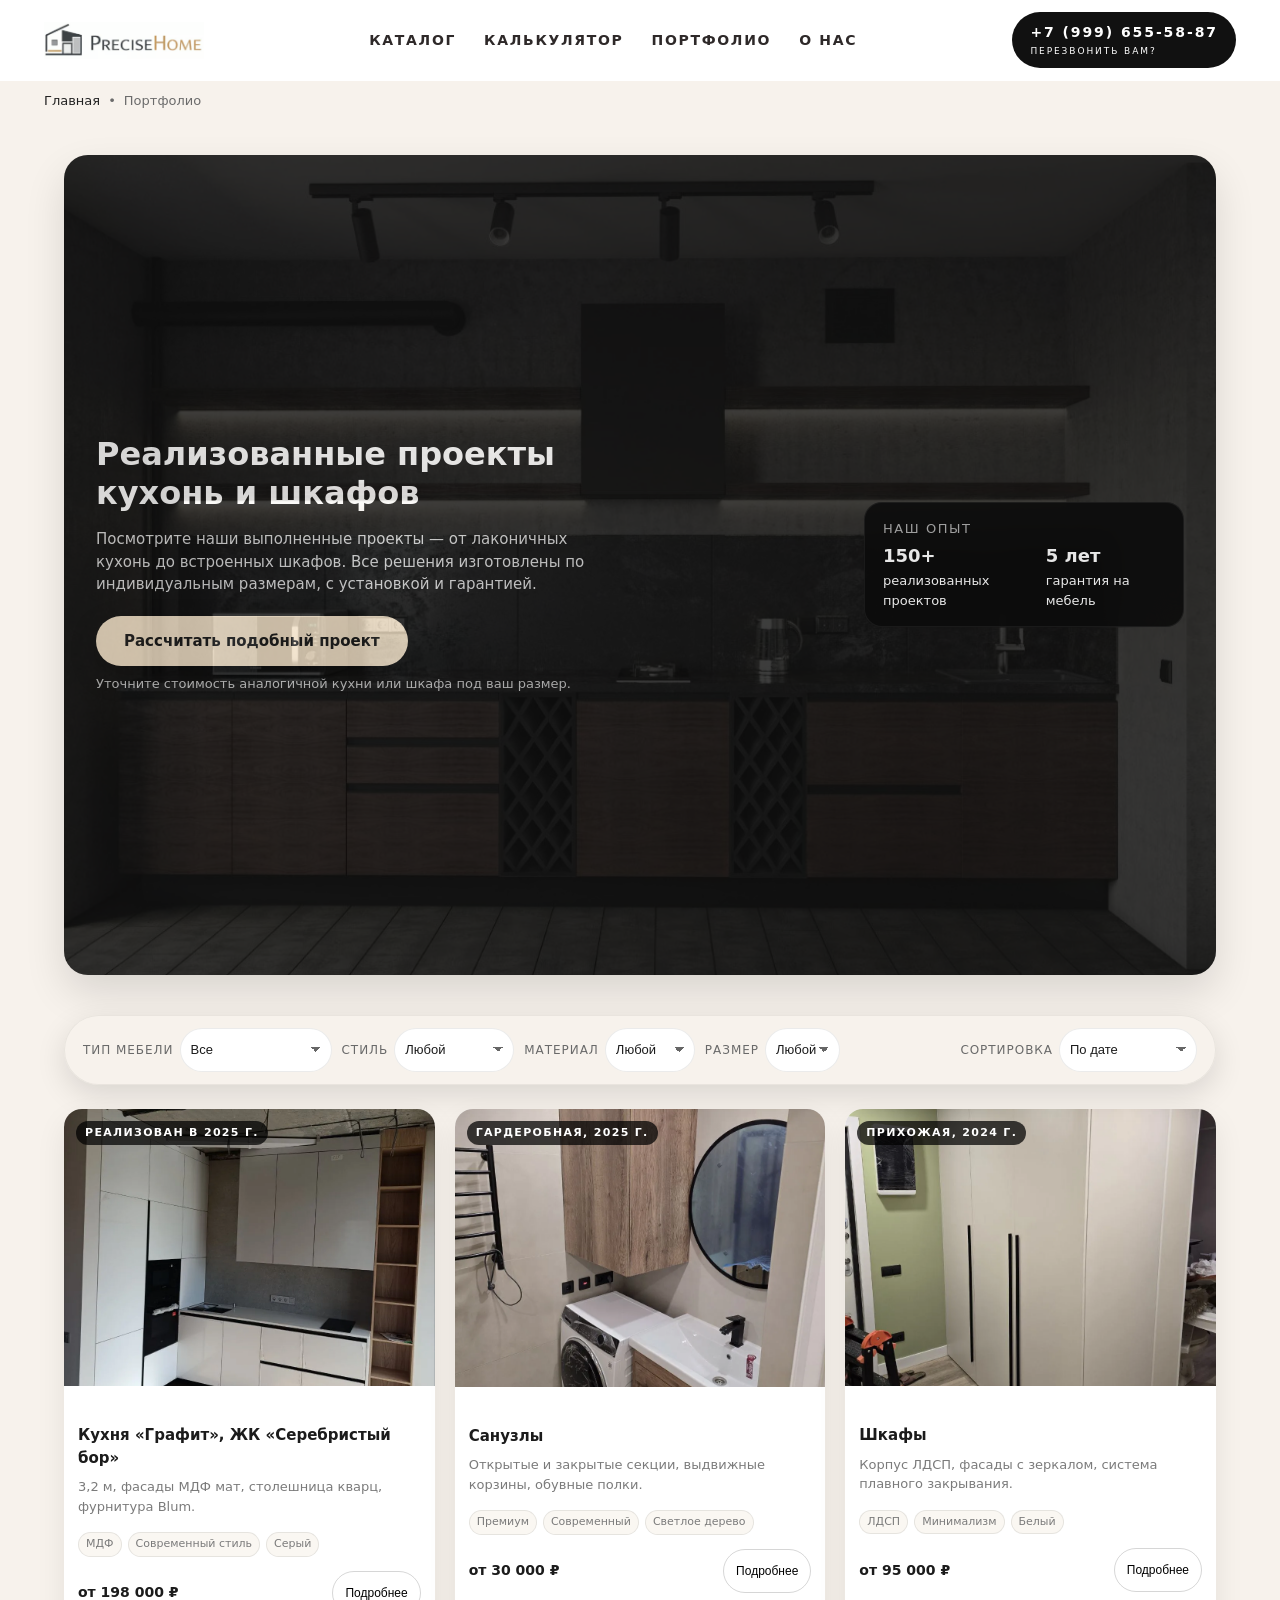
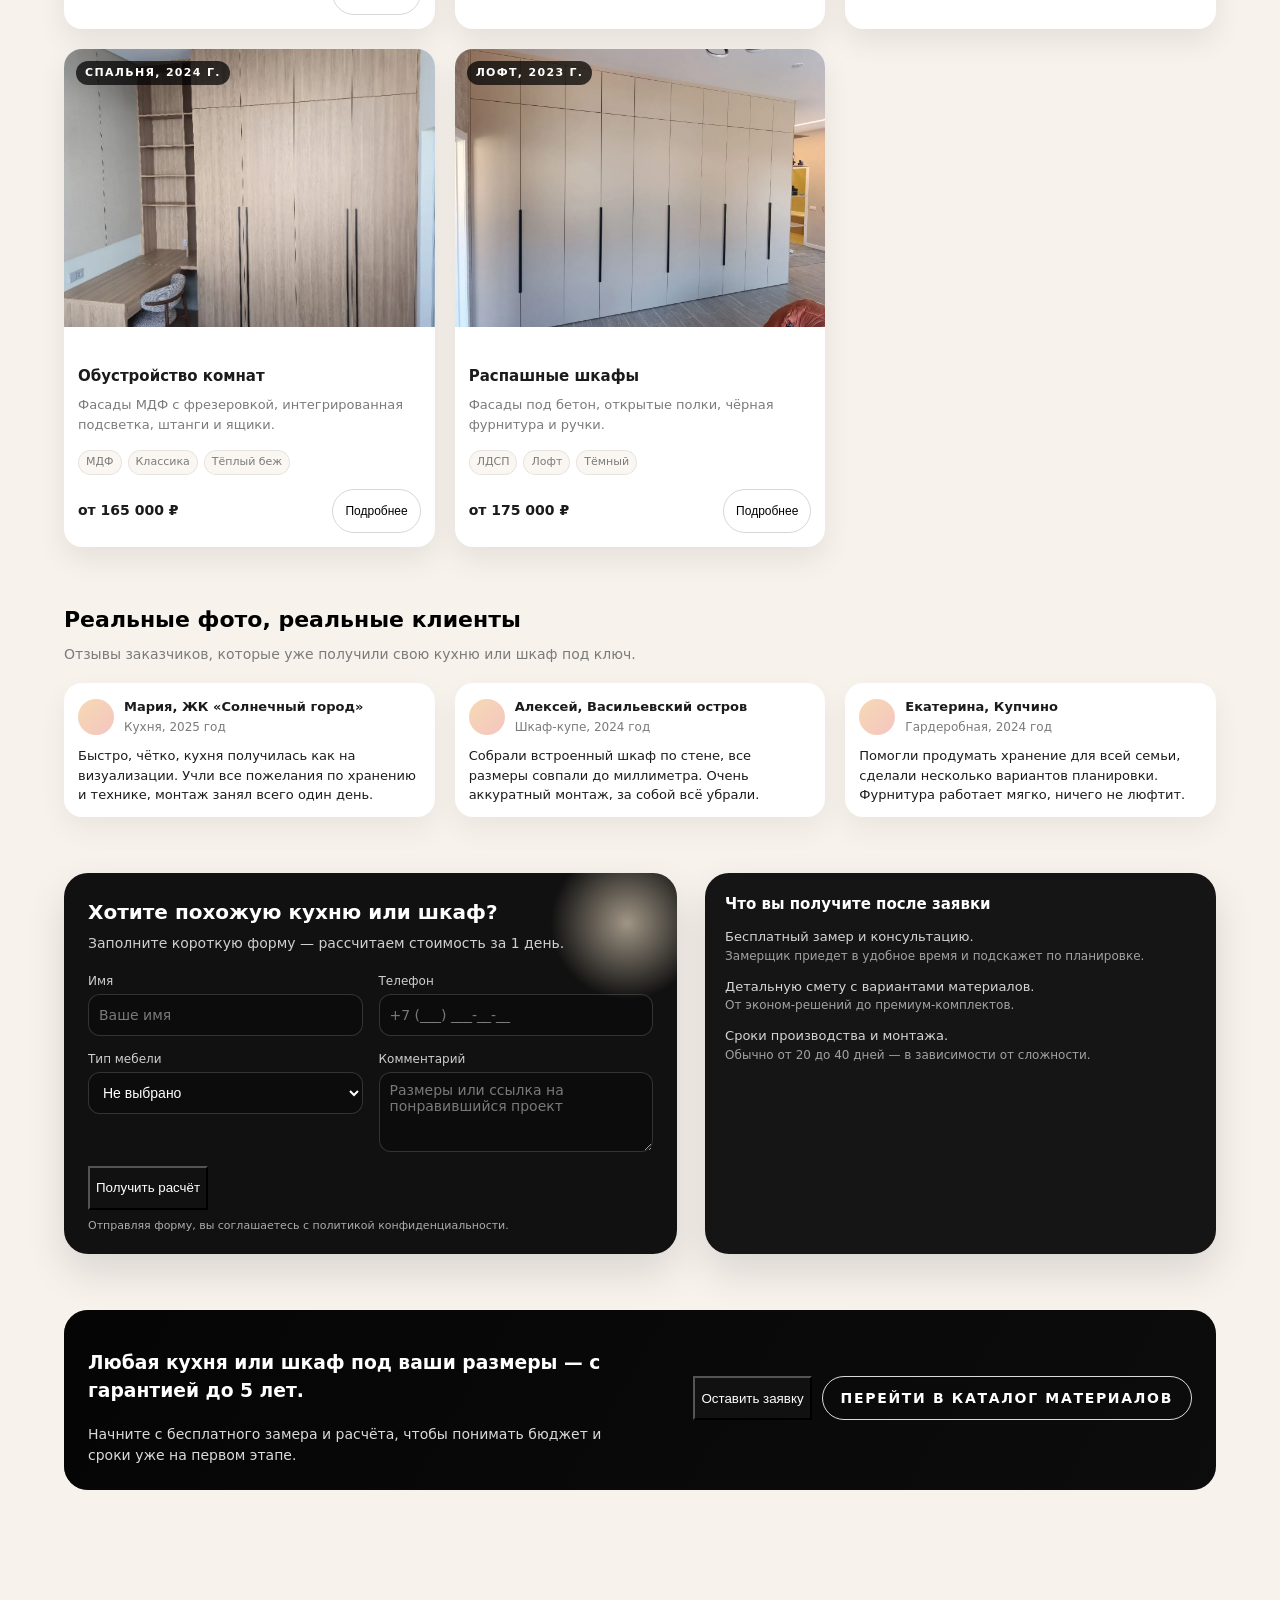
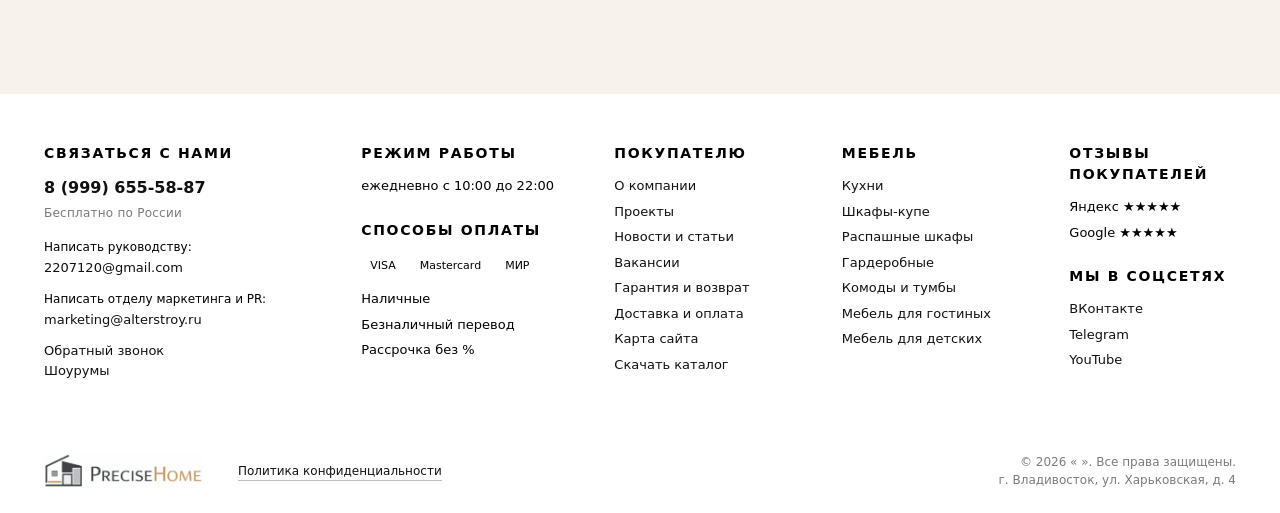
<file: portfolio/portfolio.html>
<!DOCTYPE html>
<html lang="ru">
<head>
  <meta charset="UTF-8">
  <title>Реализованные проекты кухонь и шкафов</title>
  <meta name="viewport" content="width=device-width, initial-scale=1.0">
  <meta name="description" content="Портфолио реализованных кухонь и шкафов на заказ во Владивостоке: реальные фото, материалы, стили и ориентиры по стоимости.">
  <meta name="robots" content="index,follow,max-image-preview:large">
  <link rel="canonical" href="https://precise-home.ru/portfolio/portfolio.html">
  <meta property="og:type" content="website">
  <meta property="og:title" content="Портфолио кухонь и шкафов — Владивосток">
  <meta property="og:description" content="Посмотрите реализованные проекты и рассчитайте похожий вариант под ваш размер.">
  <meta property="og:url" content="https://precise-home.ru/portfolio/portfolio.html">
  <meta property="og:image" content="https://precise-home.ru/portfolio/real_photo/kitchen.webp">
  <link rel="stylesheet" href="/styles/shared/base.css" />
  <link rel="stylesheet" href="/styles/pages/portfolio.css" />
  <link rel="icon" href="/browser.png" sizes="32x32" type="image/png">
  <script type="application/ld+json">
    {
      "@context": "https://schema.org",
      "@type": "CollectionPage",
      "name": "Портфолио кухонь и шкафов",
      "url": "https://precise-home.ru/portfolio/portfolio.html",
      "description": "Реализованные проекты корпусной мебели во Владивостоке."
    }
  </script>
</head>
<body>
<header class="site-header">
  <div class="container header-inner">
    <a href="/" class="logo">
      <span class="logo-mark"></span>
      <span class="logo-text"></span>
    </a>

    <nav class="main-nav">
      <a href="/catalog/catalog.html" class="nav-link">Каталог</a>
      <a href="/calc/calc.html" class="nav-link">Калькулятор</a>
      <a href="/portfolio/portfolio.html" class="nav-link">Портфолио</a>
      <a href="/about/about2.html" class="nav-link">О нас</a>
    </nav>

    <a href="https://t.me/Remont_2000" class="phone-pill">
      <span class="phone-number">+7 (999) 655-58-87</span>
      <span class="phone-caption">Перезвонить вам?</span>
    </a>

    <button class="burger" aria-label="Открыть меню">
      <span></span><span></span><span></span>
    </button>
  </div>
</header>
<nav class="container breadcrumbs" aria-label="Хлебные крошки">
  <a href="/">Главная</a> <span>•</span> <span>Портфолио</span>
</nav>

<main class="page">

  <!-- HERO -->
  <section class="hero">
    <div class="hero-inner">
      <div class="hero-content">
        <h1>Реализованные проекты кухонь и шкафов</h1>
        <p>Посмотрите наши выполненные проекты — от лаконичных кухонь до встроенных шкафов. Все решения изготовлены по индивидуальным размерам, с установкой и гарантией.</p>
        <a href="/calc/calc.html" class="hero-cta-main" id="heroToFormBtn">
  Рассчитать подобный проект
</a>
        <div class="hero-cta-caption">Уточните стоимость аналогичной кухни или шкафа под ваш размер.</div>
      </div>
      <div class="hero-side">
        <div class="hero-stats">
          <div class="hero-stats-title">Наш опыт</div>
          <div class="hero-stats-main">
            <div class="hero-stat">
              <span>150+</span>
              <span>реализованных проектов</span>
            </div>
            <div class="hero-stat">
              <span>5 лет</span>
              <span>гарантия на мебель</span>
            </div>
          </div>
        </div>
      </div>
    </div>
  </section>

  <!-- FILTER BAR -->
  <section class="filter-bar">
    <div class="filter-group">
      <span class="filter-label">Тип мебели</span>
      <select class="filter-select" id="filterType">
        <option value="all">Все</option>
        <option value="kitchen">Кухни</option>
        <option value="wardrobe-coupe">Шкафы-купе</option>
        <option value="wardrobe-swing">Распашные шкафы</option>
        <option value="closet">Гардеробные</option>
        <option value="other">Комоды и другое</option>
      </select>
    </div>
    <div class="filter-group">
      <span class="filter-label">Стиль</span>
      <select class="filter-select" id="filterStyle">
        <option value="all">Любой</option>
        <option value="modern">Современный</option>
        <option value="classic">Классика</option>
        <option value="minimal">Минимализм</option>
        <option value="loft">Лофт</option>
      </select>
    </div>
    <div class="filter-group">
      <span class="filter-label">Материал</span>
      <select class="filter-select" id="filterMaterial">
        <option value="all">Любой</option>
        <option value="ldsp">ЛДСП</option>
        <option value="mdf">МДФ</option>
        <option value="premium">Премиум</option>
      </select>
    </div>
    <div class="filter-group">
      <span class="filter-label">Размер</span>
      <select class="filter-select" id="filterSize">
        <option value="all">Любой</option>
        <option value="2-4">2–4 м</option>
        <option value="4-6">4–6 м</option>
        <option value="6plus">6+ м</option>
      </select>
    </div>
    <div class="filter-group filter-sort">
      <span class="filter-label">Сортировка</span>
      <select class="filter-select" id="filterSort">
        <option value="date">По дате</option>
        <option value="popular">По популярности</option>
        <option value="price">По цене</option>
      </select>
    </div>
  </section>

  <!-- PROJECTS -->
  <section class="projects-section">
    <div class="projects-grid" id="projectsGrid">
      <!-- Карточки будут добавляться JS -->
    </div>
    <div class="projects-more">
      <button id="loadMoreBtn">Показать ещё</button>
    </div>
  </section>

  <!-- TRUST / REVIEWS -->
  <section class="trust-section">
    <h2 class="section-title">Реальные фото, реальные клиенты</h2>
    <p class="section-subtitle">Отзывы заказчиков, которые уже получили свою кухню или шкаф под ключ.</p>
    <div class="reviews-grid">
      <article class="review-card">
        <div class="review-header">
          <div class="review-avatar"></div>
          <div class="review-meta">
            <div class="review-name">Мария, ЖК «Солнечный город»</div>
            <div class="review-location">Кухня, 2025 год</div>
          </div>
        </div>
        <div class="review-text">Быстро, чётко, кухня получилась как на визуализации. Учли все пожелания по хранению и технике, монтаж занял всего один день.</div>
      </article>
      <article class="review-card">
        <div class="review-header">
          <div class="review-avatar"></div>
          <div class="review-meta">
            <div class="review-name">Алексей, Васильевский остров</div>
            <div class="review-location">Шкаф-купе, 2024 год</div>
          </div>
        </div>
        <div class="review-text">Собрали встроенный шкаф по стене, все размеры совпали до миллиметра. Очень аккуратный монтаж, за собой всё убрали.</div>
      </article>
      <article class="review-card">
        <div class="review-header">
          <div class="review-avatar"></div>
          <div class="review-meta">
            <div class="review-name">Екатерина, Купчино</div>
            <div class="review-location">Гардеробная, 2024 год</div>
          </div>
        </div>
        <div class="review-text">Помогли продумать хранение для всей семьи, сделали несколько вариантов планировки. Фурнитура работает мягко, ничего не люфтит.</div>
      </article>
    </div>
  </section>

  <!-- CTA FORM -->
  <section class="cta-section" id="calcForm">
    <div class="cta-card">
      <h2>Хотите похожую кухню или шкаф?</h2>
      <p>Заполните короткую форму — рассчитаем стоимость за 1 день.</p>
      <form id="ctaForm">
        <div class="form-grid">
          <div class="form-field">
            <label class="form-label" for="name">Имя</label>
            <input class="form-input" id="name" name="name" type="text" placeholder="Ваше имя">
          </div>
          <div class="form-field">
            <label class="form-label" for="phone">Телефон</label>
            <input class="form-input" id="phone" name="phone" type="tel" placeholder="+7 (___) ___-__-__">
          </div>
          <div class="form-field">
            <label class="form-label" for="type">Тип мебели</label>
            <select class="form-select" id="type" name="type">
              <option value="">Не выбрано</option>
              <option>Кухня</option>
              <option>Шкаф-купе</option>
              <option>Распашной шкаф</option>
              <option>Гардеробная</option>
              <option>Другое</option>
            </select>
          </div>
          <div class="form-field">
            <label class="form-label" for="comment">Комментарий</label>
            <textarea class="form-textarea" id="comment" name="comment" placeholder="Размеры или ссылка на понравившийся проект"></textarea>
          </div>
        </div>
        <div class="cta-submit">
          <button type="submit" class="btn-primary">Получить расчёт</button>
          <div class="form-caption">Отправляя форму, вы соглашаетесь с политикой конфиденциальности.</div>
        </div>
      </form>
    </div>
    <aside class="cta-aside">
      <div class="cta-aside-title">Что вы получите после заявки</div>
      <div class="cta-aside-row">
        Бесплатный замер и консультацию.<span>Замерщик приедет в удобное время и подскажет по планировке.</span>
      </div>
      <div class="cta-aside-row">
        Детальную смету с вариантами материалов.<span>От эконом‑решений до премиум‑комплектов.</span>
      </div>
      <div class="cta-aside-row">
        Сроки производства и монтажа.<span>Обычно от 20 до 40 дней — в зависимости от сложности.</span>
      </div>
    </aside>
  </section>

  <!-- BOTTOM OFFER -->
  <section class="bottom-offer">
    <div class="bottom-offer-inner">
      <div class="bottom-offer-text">
        <h3>Любая кухня или шкаф под ваши размеры — с гарантией до 5 лет.</h3>
        <p>Начните с бесплатного замера и расчёта, чтобы понимать бюджет и сроки уже на первом этапе.</p>
      </div>
      <div class="bottom-offer-buttons">
        <button class="btn-primary" id="bottomToFormBtn">Оставить заявку</button>
        <a href="/catalog/catalog.html" class="btn btn-outline-light">
  Перейти в каталог материалов
</a>
      </div>
    </div>
  </section>

  

</main>

<!-- FIXED CTA -->
<div class="fixed-cta" id="fixedCta">
  <button id="fixedToFormBtn"><span>↗</span> Рассчитать проект</button>
</div>

<!-- MODAL PROJECT -->
<div class="modal-backdrop" id="projectModalBackdrop">
  <div class="modal" role="dialog" aria-modal="true">
    <button class="modal-close" id="modalCloseBtn" aria-label="Закрыть">×</button>
    <div class="modal-gallery" id="modalGallery">
      <!-- Картинки подставит JS -->
    </div>
    <div class="modal-main-info">
      <h2 id="modalTitle">Название проекта</h2>
      <p id="modalInfo">Тип мебели · размеры · материалы фасадов и корпуса · фурнитура</p>
      <div class="modal-section-title">Что сделано</div>
      <ul class="modal-list" id="modalDoneList">
        <li>Проектирование и 3D‑визуализация</li>
        <li>Изготовление корпуса и фасадов</li>
        <li>Монтаж и подключение техники</li>
      </ul>
      <div class="modal-price" id="modalPrice">Проект выполнен под ключ от 198 000 ₽</div>
      <div class="modal-price-caption">Цена указана для комплектации в ЛДСП EGGER. Возможны другие материалы и конфигурации.</div>
      <div class="modal-cta">
        <button class="btn-primary" id="modalCtaBtn">Хочу похожий проект</button>
      </div>
      <div class="modal-related">
        <div class="modal-section-title">Похожие работы</div>
        <div class="modal-related-list" id="modalRelated">
          <!-- Мини-карточки подставит JS -->
        </div>
      </div>
    </div>
  </div>
</div>
<footer class="site-footer" id="contacts">
  <div class="container footer-top">
    <div class="footer-col footer-col-wide">
      <h3 class="footer-heading">Связаться с нами</h3>
      <a href="tel:+78005555555" class="footer-phone">8 (999) 655-58-87</a>
      <p class="footer-note">Бесплатно по России</p>

      <div class="footer-subblock">
        <p class="footer-label">Написать руководству:</p>
        <a href="mailto:2207120@gmail.com" class="footer-link">2207120@gmail.com</a>
      </div>

      <div class="footer-subblock">
        <p class="footer-label">Написать отделу маркетинга и PR:</p>
        <a href="mailto:marketing@alterstroy.ru" class="footer-link">marketing@alterstroy.ru</a>
      </div>

      <div class="footer-subblock">
        <a href="#" class="footer-link">Обратный звонок</a><br>
        <a href="#" class="footer-link">Шоурумы</a>
      </div>
    </div>

    <div class="footer-col">
      <h3 class="footer-heading">Режим работы</h3>
      <p class="footer-text">ежедневно с 10:00 до 22:00</p>

      <h3 class="footer-heading footer-heading-spaced">Способы оплаты</h3>
      <div class="footer-pay">
        <span class="pay-card">VISA</span>
        <span class="pay-card">Mastercard</span>
        <span class="pay-card">МИР</span>
      </div>
      <ul class="footer-list">
        <li>Наличные</li>
        <li>Безналичный перевод</li>
        <li>Рассрочка без %</li>
      </ul>
    </div>

    <div class="footer-col">
      <h3 class="footer-heading">Покупателю</h3>
      <ul class="footer-list">
        <li><a href="#" class="footer-link">О компании</a></li>
        <li><a href="#" class="footer-link">Проекты</a></li>
        <li><a href="#" class="footer-link">Новости и статьи</a></li>
        <li><a href="#" class="footer-link">Вакансии</a></li>
        <li><a href="#" class="footer-link">Гарантия и возврат</a></li>
        <li><a href="#" class="footer-link">Доставка и оплата</a></li>
        <li><a href="#" class="footer-link">Карта сайта</a></li>
        <li><a href="#" class="footer-link">Скачать каталог</a></li>
      </ul>
    </div>

    <div class="footer-col">
      <h3 class="footer-heading">Мебель</h3>
      <ul class="footer-list">
        <li><a href="#" class="footer-link">Кухни</a></li>
        <li><a href="#" class="footer-link">Шкафы‑купе</a></li>
        <li><a href="#" class="footer-link">Распашные шкафы</a></li>
        <li><a href="#" class="footer-link">Гардеробные</a></li>
        <li><a href="#" class="footer-link">Комоды и тумбы</a></li>
        <li><a href="#" class="footer-link">Мебель для гостиных</a></li>
        <li><a href="#" class="footer-link">Мебель для детских</a></li>
      </ul>
    </div>

    <div class="footer-col">
      <h3 class="footer-heading">Отзывы покупателей</h3>
      <ul class="footer-list">
        <li>Яндекс ★★★★★</li>
        <li>Google ★★★★★</li>
      </ul>

      <h3 class="footer-heading footer-heading-spaced">Мы в соцсетях</h3>
      <ul class="footer-list">
        <li><a href="#" class="footer-link">ВКонтакте</a></li>
        <li><a href="#" class="footer-link">Telegram</a></li>
        <li><a href="#" class="footer-link">YouTube</a></li>
      </ul>
    </div>
  </div>

  <div class="container footer-bottom">
    <div class="footer-bottom-left">
      <div class="footer-logo">
        <span class="logo-mark"></span>
        <span class="logo-text"></span>
      </div>
      <a href="#" class="footer-link footer-privacy">
        Политика конфиденциальности
      </a>
    </div>

    <div class="footer-bottom-right">
      <p class="footer-copy">
        © 2026 « ». Все права защищены.
      </p>
      <p class="footer-copy">
        г. Владивосток, ул. Харьковская, д. 4
      </p>
    </div>
  </div>
</footer>
<script src="/scripts/shared/fonts.js" defer></script>
<script src="/scripts/shared/performance.js" defer></script>
<script src="/scripts/pages/portfolio.js" defer></script>
<script src="/server/script.js" defer></script>
</body>
</html>
</file>
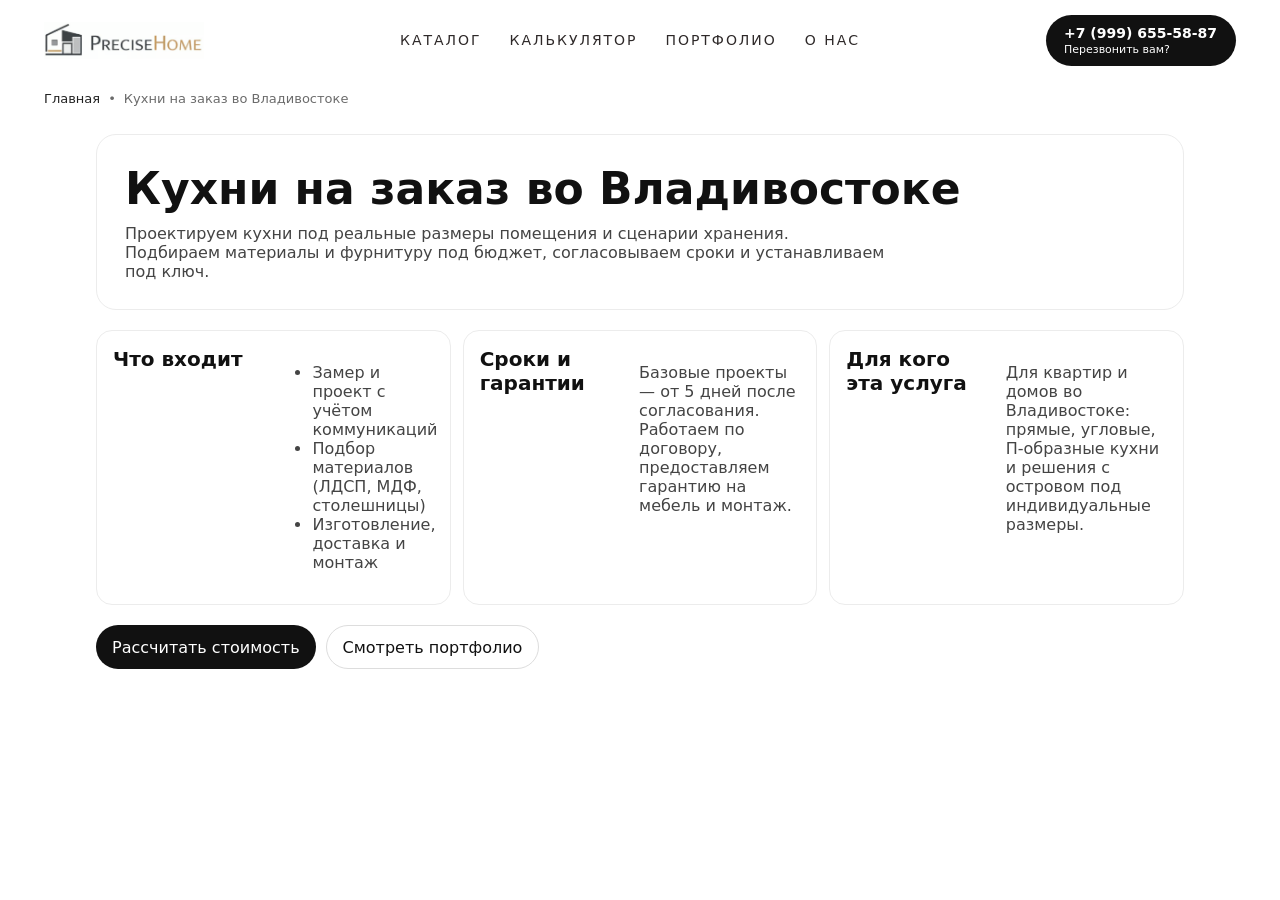
<file: services/kuhni-na-zakaz-vladivostok.html>
<!DOCTYPE html>
<html lang="ru">
<head>
  <meta charset="UTF-8">
  <meta name="viewport" content="width=device-width,initial-scale=1">
  <title>Кухни на заказ во Владивостоке — цены и изготовление | Precise Home</title>
  <meta name="description" content="Кухни на заказ во Владивостоке по индивидуальным размерам: проект, материалы, производство и монтаж под ключ.">
  <meta name="robots" content="index,follow">
  <link rel="canonical" href="https://precise-home.ru/services/kuhni-na-zakaz-vladivostok.html">
  <link rel="stylesheet" href="/styles/shared/base.css">
  <link rel="stylesheet" href="/styles/pages/service.css">
  <script type="application/ld+json">{"@context":"https://schema.org","@type":"Service","name":"Кухни на заказ во Владивостоке","areaServed":"Владивосток","provider":{"@type":"LocalBusiness","name":"Precise Home"},"url":"https://precise-home.ru/services/kuhni-na-zakaz-vladivostok.html"}</script>
</head>
<body>
<header class="site-header"><div class="container header-inner"><a href="/" class="logo"><span class="logo-mark"></span><span class="logo-text"></span></a><nav class="main-nav"><a href="/catalog/catalog.html" class="nav-link">Каталог</a><a href="/calc/calc.html" class="nav-link">Калькулятор</a><a href="/portfolio/portfolio.html" class="nav-link">Портфолио</a><a href="/about/about2.html" class="nav-link">О нас</a></nav><a href="tel:+79996555887" class="phone-pill"><span class="phone-number">+7 (999) 655-58-87</span><span class="phone-caption">Перезвонить вам?</span></a><button class="burger" aria-label="Открыть меню"><span></span><span></span><span></span></button></div></header>
<nav class="container breadcrumbs" aria-label="Хлебные крошки"><a href="/">Главная</a><span>•</span><span>Кухни на заказ во Владивостоке</span></nav>
<main class="service-page">
  <section class="service-hero">
    <h1>Кухни на заказ во Владивостоке</h1>
    <p>Проектируем кухни под реальные размеры помещения и сценарии хранения. Подбираем материалы и фурнитуру под бюджет, согласовываем сроки и устанавливаем под ключ.</p>
  </section>
  <section class="service-grid">
    <article class="service-card"><h2>Что входит</h2><ul><li>Замер и проект с учётом коммуникаций</li><li>Подбор материалов (ЛДСП, МДФ, столешницы)</li><li>Изготовление, доставка и монтаж</li></ul></article>
    <article class="service-card"><h2>Сроки и гарантии</h2><p>Базовые проекты — от 5 дней после согласования. Работаем по договору, предоставляем гарантию на мебель и монтаж.</p></article>
    <article class="service-card"><h2>Для кого эта услуга</h2><p>Для квартир и домов во Владивостоке: прямые, угловые, П-образные кухни и решения с островом под индивидуальные размеры.</p></article>
  </section>
  <div class="service-cta"><a class="cta-primary" href="/calc/calc.html">Рассчитать стоимость</a><a class="cta-secondary" href="/portfolio/portfolio.html">Смотреть портфолио</a></div>
</main>
<script src="/scripts/shared/performance.js" defer></script>
</body>
</html>
</file>
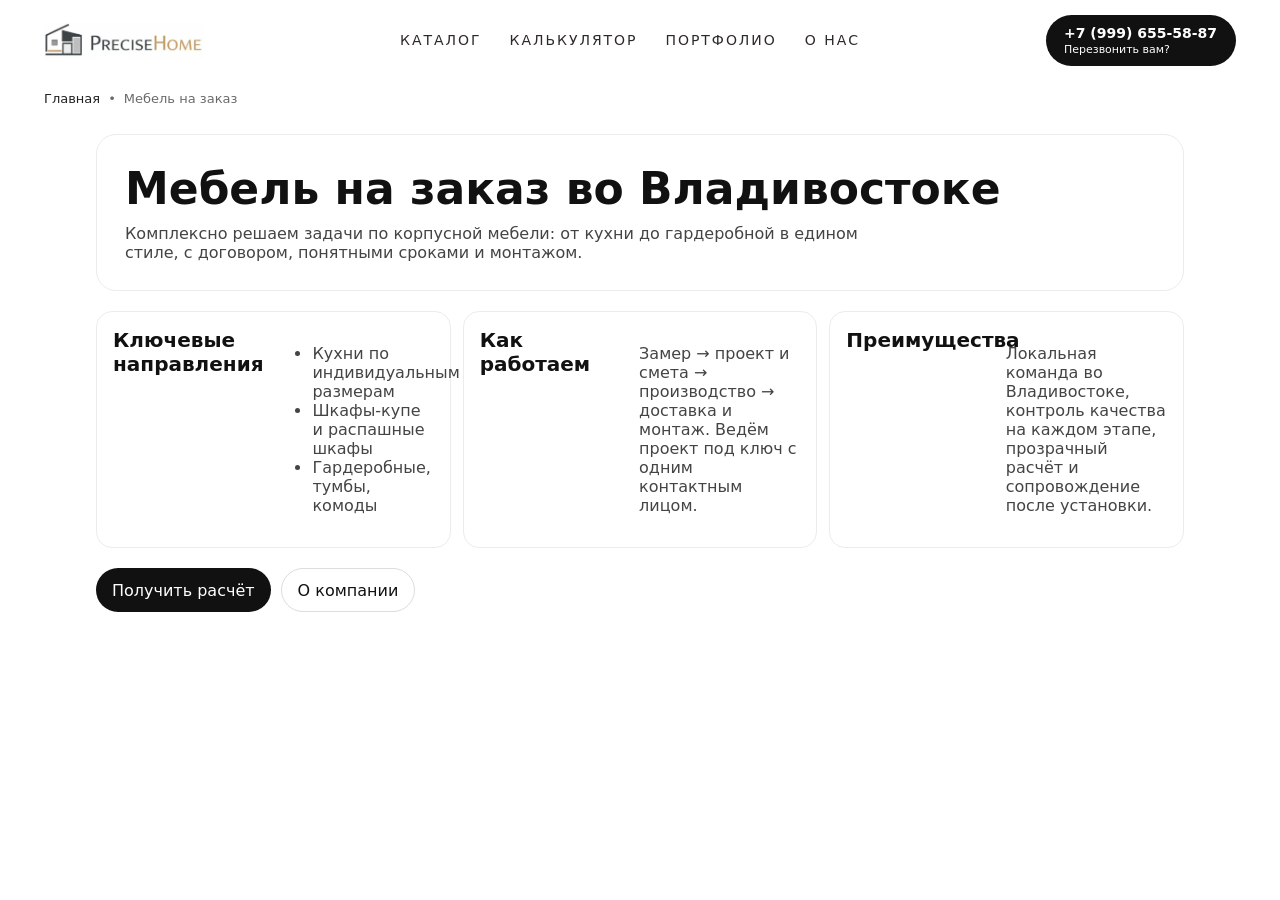
<file: services/mebel-na-zakaz-vladivostok.html>
<!DOCTYPE html>
<html lang="ru">
<head>
  <meta charset="UTF-8">
  <meta name="viewport" content="width=device-width,initial-scale=1">
  <title>Мебель на заказ во Владивостоке — под ключ | Precise Home</title>
  <meta name="description" content="Корпусная мебель на заказ во Владивостоке: кухни, шкафы, гардеробные и мебельные решения по индивидуальным размерам.">
  <meta name="robots" content="index,follow">
  <link rel="canonical" href="https://precise-home.ru/services/mebel-na-zakaz-vladivostok.html">
  <link rel="stylesheet" href="/styles/shared/base.css">
  <link rel="stylesheet" href="/styles/pages/service.css">
  <script type="application/ld+json">{"@context":"https://schema.org","@type":"Service","name":"Мебель на заказ во Владивостоке","areaServed":"Владивосток","provider":{"@type":"LocalBusiness","name":"Precise Home"},"url":"https://precise-home.ru/services/mebel-na-zakaz-vladivostok.html"}</script>
</head>
<body>
<header class="site-header"><div class="container header-inner"><a href="/" class="logo"><span class="logo-mark"></span><span class="logo-text"></span></a><nav class="main-nav"><a href="/catalog/catalog.html" class="nav-link">Каталог</a><a href="/calc/calc.html" class="nav-link">Калькулятор</a><a href="/portfolio/portfolio.html" class="nav-link">Портфолио</a><a href="/about/about2.html" class="nav-link">О нас</a></nav><a href="tel:+79996555887" class="phone-pill"><span class="phone-number">+7 (999) 655-58-87</span><span class="phone-caption">Перезвонить вам?</span></a><button class="burger" aria-label="Открыть меню"><span></span><span></span><span></span></button></div></header>
<nav class="container breadcrumbs" aria-label="Хлебные крошки"><a href="/">Главная</a><span>•</span><span>Мебель на заказ</span></nav>
<main class="service-page"><section class="service-hero"><h1>Мебель на заказ во Владивостоке</h1><p>Комплексно решаем задачи по корпусной мебели: от кухни до гардеробной в едином стиле, с договором, понятными сроками и монтажом.</p></section><section class="service-grid"><article class="service-card"><h2>Ключевые направления</h2><ul><li>Кухни по индивидуальным размерам</li><li>Шкафы-купе и распашные шкафы</li><li>Гардеробные, тумбы, комоды</li></ul></article><article class="service-card"><h2>Как работаем</h2><p>Замер → проект и смета → производство → доставка и монтаж. Ведём проект под ключ с одним контактным лицом.</p></article><article class="service-card"><h2>Преимущества</h2><p>Локальная команда во Владивостоке, контроль качества на каждом этапе, прозрачный расчёт и сопровождение после установки.</p></article></section><div class="service-cta"><a class="cta-primary" href="/calc/calc.html">Получить расчёт</a><a class="cta-secondary" href="/about/about2.html">О компании</a></div></main>
<script src="/scripts/shared/performance.js" defer></script>
</body>
</html>
</file>
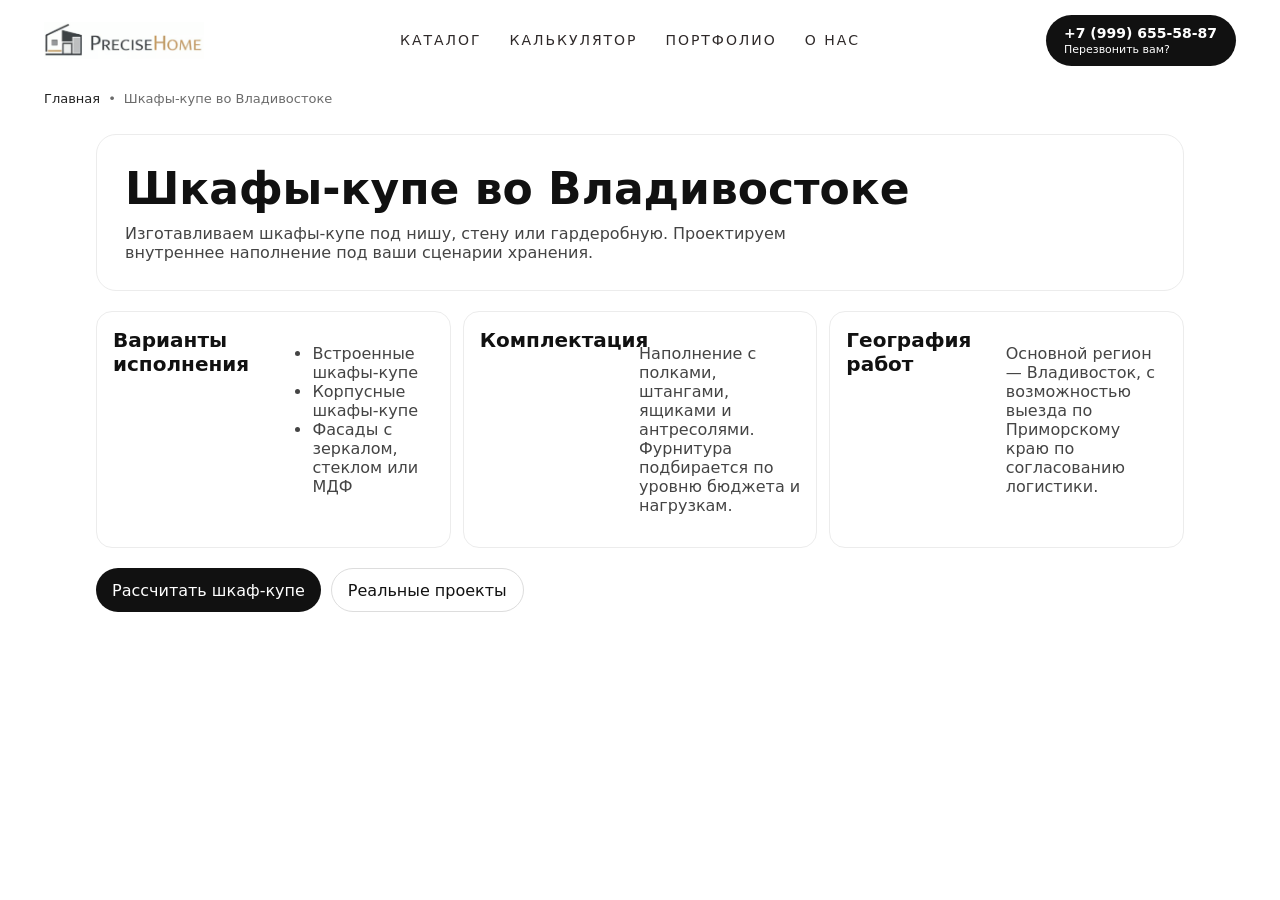
<file: services/shkafy-kupe-vladivostok.html>
<!DOCTYPE html>
<html lang="ru">
<head>
  <meta charset="UTF-8">
  <meta name="viewport" content="width=device-width,initial-scale=1">
  <title>Шкафы-купе во Владивостоке на заказ | Precise Home</title>
  <meta name="description" content="Шкафы-купе на заказ во Владивостоке: встроенные и корпусные решения с индивидуальным наполнением и монтажом.">
  <meta name="robots" content="index,follow">
  <link rel="canonical" href="https://precise-home.ru/services/shkafy-kupe-vladivostok.html">
  <link rel="stylesheet" href="/styles/shared/base.css">
  <link rel="stylesheet" href="/styles/pages/service.css">
  <script type="application/ld+json">{"@context":"https://schema.org","@type":"Service","name":"Шкафы-купе во Владивостоке","areaServed":"Владивосток","provider":{"@type":"LocalBusiness","name":"Precise Home"},"url":"https://precise-home.ru/services/shkafy-kupe-vladivostok.html"}</script>
</head>
<body>
<header class="site-header"><div class="container header-inner"><a href="/" class="logo"><span class="logo-mark"></span><span class="logo-text"></span></a><nav class="main-nav"><a href="/catalog/catalog.html" class="nav-link">Каталог</a><a href="/calc/calc.html" class="nav-link">Калькулятор</a><a href="/portfolio/portfolio.html" class="nav-link">Портфолио</a><a href="/about/about2.html" class="nav-link">О нас</a></nav><a href="tel:+79996555887" class="phone-pill"><span class="phone-number">+7 (999) 655-58-87</span><span class="phone-caption">Перезвонить вам?</span></a><button class="burger" aria-label="Открыть меню"><span></span><span></span><span></span></button></div></header>
<nav class="container breadcrumbs" aria-label="Хлебные крошки"><a href="/">Главная</a><span>•</span><span>Шкафы-купе во Владивостоке</span></nav>
<main class="service-page"><section class="service-hero"><h1>Шкафы-купе во Владивостоке</h1><p>Изготавливаем шкафы-купе под нишу, стену или гардеробную. Проектируем внутреннее наполнение под ваши сценарии хранения.</p></section><section class="service-grid"><article class="service-card"><h2>Варианты исполнения</h2><ul><li>Встроенные шкафы-купе</li><li>Корпусные шкафы-купе</li><li>Фасады с зеркалом, стеклом или МДФ</li></ul></article><article class="service-card"><h2>Комплектация</h2><p>Наполнение с полками, штангами, ящиками и антресолями. Фурнитура подбирается по уровню бюджета и нагрузкам.</p></article><article class="service-card"><h2>География работ</h2><p>Основной регион — Владивосток, с возможностью выезда по Приморскому краю по согласованию логистики.</p></article></section><div class="service-cta"><a class="cta-primary" href="/calc/calc.html">Рассчитать шкаф-купе</a><a class="cta-secondary" href="/portfolio/portfolio.html">Реальные проекты</a></div></main>
<script src="/scripts/shared/performance.js" defer></script>
</body>
</html>
</file>
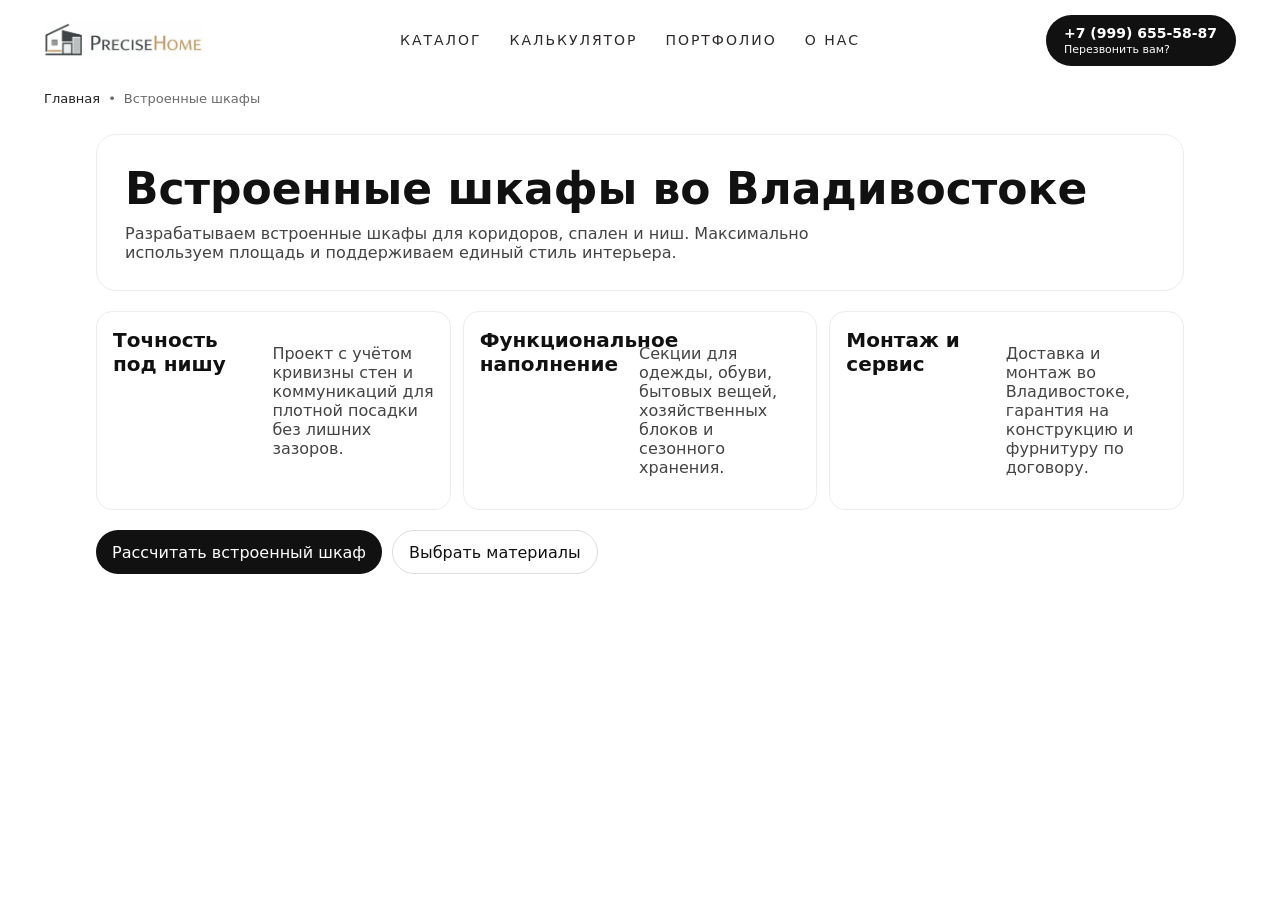
<file: services/vstroennye-shkafy-vladivostok.html>
<!DOCTYPE html>
<html lang="ru">
<head>
  <meta charset="UTF-8">
  <meta name="viewport" content="width=device-width,initial-scale=1">
  <title>Встроенные шкафы во Владивостоке под размер | Precise Home</title>
  <meta name="description" content="Встроенные шкафы во Владивостоке под размер: оптимизация ниш, наполнение под задачи семьи, монтаж под ключ.">
  <meta name="robots" content="index,follow">
  <link rel="canonical" href="https://precise-home.ru/services/vstroennye-shkafy-vladivostok.html">
  <link rel="stylesheet" href="/styles/shared/base.css">
  <link rel="stylesheet" href="/styles/pages/service.css">
  <script type="application/ld+json">{"@context":"https://schema.org","@type":"Service","name":"Встроенные шкафы во Владивостоке","areaServed":"Владивосток","provider":{"@type":"LocalBusiness","name":"Precise Home"},"url":"https://precise-home.ru/services/vstroennye-shkafy-vladivostok.html"}</script>
</head>
<body>
<header class="site-header"><div class="container header-inner"><a href="/" class="logo"><span class="logo-mark"></span><span class="logo-text"></span></a><nav class="main-nav"><a href="/catalog/catalog.html" class="nav-link">Каталог</a><a href="/calc/calc.html" class="nav-link">Калькулятор</a><a href="/portfolio/portfolio.html" class="nav-link">Портфолио</a><a href="/about/about2.html" class="nav-link">О нас</a></nav><a href="tel:+79996555887" class="phone-pill"><span class="phone-number">+7 (999) 655-58-87</span><span class="phone-caption">Перезвонить вам?</span></a><button class="burger" aria-label="Открыть меню"><span></span><span></span><span></span></button></div></header>
<nav class="container breadcrumbs" aria-label="Хлебные крошки"><a href="/">Главная</a><span>•</span><span>Встроенные шкафы</span></nav>
<main class="service-page"><section class="service-hero"><h1>Встроенные шкафы во Владивостоке</h1><p>Разрабатываем встроенные шкафы для коридоров, спален и ниш. Максимально используем площадь и поддерживаем единый стиль интерьера.</p></section><section class="service-grid"><article class="service-card"><h2>Точность под нишу</h2><p>Проект с учётом кривизны стен и коммуникаций для плотной посадки без лишних зазоров.</p></article><article class="service-card"><h2>Функциональное наполнение</h2><p>Секции для одежды, обуви, бытовых вещей, хозяйственных блоков и сезонного хранения.</p></article><article class="service-card"><h2>Монтаж и сервис</h2><p>Доставка и монтаж во Владивостоке, гарантия на конструкцию и фурнитуру по договору.</p></article></section><div class="service-cta"><a class="cta-primary" href="/calc/calc.html">Рассчитать встроенный шкаф</a><a class="cta-secondary" href="/catalog/catalog.html">Выбрать материалы</a></div></main>
<script src="/scripts/shared/performance.js" defer></script>
</body>
</html>
</file>
<file: styles/shared/base.css>
:root {
  --bg-main: #ffffff;
  --text-main: #fffefe;
  --text-muted: #ffffff;
  --accent-dark: #111111;
  --border-light: #ffffff;
  --radius-pill: 999px;
  --radius-card: 24px;
  --font-heading: "Manrope", system-ui, -apple-system, BlinkMacSystemFont, "Segoe UI", sans-serif;
  --font-body: "DM Sans", system-ui, -apple-system, BlinkMacSystemFont, "Segoe UI", sans-serif;
}



*,
*::before,
*::after {
  box-sizing: border-box;
}

body {
  margin: 0;
  font-family: var(--font-body);
  color: var(--text-main);
  background-color: var(--bg-main);
}

html,
body {
  max-width: 100%;
  overflow-x: clip;
}

img,
video,
canvas,
svg,
iframe {
  max-width: 100%;
}

/* Контейнер */

.container {
  width: 100%;
  max-width: 1240px;
  margin: 0 auto;
  padding: 0 24px;
  color: #000000;
}

/* Шапка */

.site-header {
  position: sticky;
  top: 0;
  z-index: 100;
  background-color: rgba(255, 255, 255, 0.96);
  backdrop-filter: blur(12px);
  border-bottom: 1px solid rgba(255, 255, 255, 0.8);
}

.header-inner {
  display: flex;
  align-items: center;
  justify-content: space-between;
  height: 80px;
}

/* Логотип */

.logo {
  display: inline-flex;
  align-items: center;
  gap: 10px;
  text-decoration: none;
  color: var(--text-main);
}

.logo-mark {
  display: inline-block;
  width: 160px;       /* подбери под размер логотипа */
  height: 40px;        /* подбери под высоту */
  background-image: url('/img_foto/img_logo/img_logo.png'); /* путь к твоему логотипу */
  background-repeat: no-repeat;
  background-position: center;
  background-size: contain; /* или auto, если нужен точный размер */
  vertical-align: middle;
  /* если логотип не квадратный, можно убрать padding */
}

.logo-text {
  font-family: var(--font-heading);
  font-weight: 800;
  font-size: 18px;
  letter-spacing: 0.06em;
  text-transform: uppercase;
  color:#000000
}

/* Навигация */

.main-nav {
  display: flex;
  align-items: center;
  gap: 28px;
}

.nav-link {
  position: relative;
  font-size: 14px;
  font-weight: 500;
  letter-spacing: 0.14em;
  text-transform: uppercase;
  text-decoration: none;
  color: #2e2929;
  transition: color 0.2s ease;
}

.nav-link::after {
  content: "";
  position: absolute;
  left: 0;
  bottom: -6px;
  width: 0;
  height: 1px;
  background-color: #000000;
  transition: width 0.2s ease;
}

.nav-link:hover {
  color: #000000;
}

.nav-link:hover::after {
  width: 100%;
}

/* Капсула с телефоном */

.phone-pill {
  display: inline-flex;
  flex-direction: column;
  justify-content: center;
  padding: 10px 18px;
  border-radius: var(--radius-pill);
  background-color: var(--accent-dark);
  color: #ffffff;
  text-decoration: none;
  min-width: 190px;
  transition: background-color 0.2s ease, transform 0.15s ease;
}

.phone-number {
  font-family: var(--font-heading);
  font-weight: 600;
  font-size: 14px;
}

.phone-caption {
  margin-top: 2px;
  font-size: 11px;
  font-weight: 400;
  color: rgba(255, 255, 255);
}


.phone-pill:hover {
  background-color: #000000;
  transform: translateY(-1px);
}

/* Бургер для мобилы */

.burger {
  display: none;
  flex-direction: column;
  justify-content: center;
  gap: 4px;
  width: 32px;
  height: 32px;
  padding: 0;
  border: none;
  background: transparent;
  cursor: pointer;
}

.burger span {
  display: block;
  height: 2px;
  width: 18px;
  border-radius: 999px;
  background-color: var(--text-main);
}

/* Адаптив */

@media (max-width: 960px) {
  .header-inner {
    height: 68px;
  }

  .main-nav {
    display: none; /* потом можно раскрывать через JS */
  }

  .phone-pill {
    display: none;
  }

  .burger {
    display: flex;
  }
}


.hero {
    position: relative;
  min-height: calc(100vh - 80px); /* fallback */
  min-height: calc(100dvh - 80px);
  padding: 96px 0;
  overflow: hidden;
  display: flex;
  align-items: center; /* центрируем контент по вертикали */
  padding-bottom: 0;
}

.hero-bg {
  position: absolute;
  inset: 0;
  background-image: url("/hero_kitch.png"); /* путь к твоему фото */
  background-size: cover;
  background-position: center;
  filter: brightness(0.9);
}

/* чтобы контент был поверх фото */
.hero-inner {
  position: relative;
  z-index: 1;
}



/* HERO */

.hero {
  position: relative;
  padding: 96px 0 96px;
  overflow: hidden;
}

/* фон-фото */
.hero-bg {
  position: absolute;
  inset: 0;
  background-image: url("img/hero-kitchen.jpg"); /* замени на свой путь */
  background-size: cover;
  background-position: center;
  filter: brightness(0.9);
}

/* контент поверх */
.hero-inner {
  position: relative;
  z-index: 1;
  display: flex;
  align-items: center;
  justify-content: space-between;
  gap: 48px;
}

/* стеклянная плашка слева */

.hero-card {
  max-width: 640px;              /* было ~520px — сделаем шире */
  padding: 40px 40px 32px;       /* побольше воздуха */
  border-radius: 36px;
  background:
    radial-gradient(circle at top left, rgba(255, 255, 255, 0.08), transparent 55%),
    radial-gradient(circle at bottom right, rgba(0, 0, 0, 0.4), transparent 60%),
    linear-gradient(135deg, #5b3a1f, #2b1b0f); /* заменим на более прозрачный */
  backdrop-filter: blur(18px);   /* стекло */
  box-shadow: 0 24px 80px rgba(0, 0, 0, 0.22);
}


.hero-kicker {
  margin: 0 0 12px;
  font-size: 12px;
  font-weight: 500;
  letter-spacing: 0.16em;
  text-transform: uppercase;
  color: var(--text-muted);
}

.hero-title {
  margin: 0 0 16px;
  font-family: var(--font-heading);
  font-weight: 800;
  font-size: 44px;
  line-height: 1.05;
  color: #F7F4F1;
}

.hero-subtitle {
  margin: 0 0 20px;
  font-size: 16px;
  line-height: 1.6;
  color: #f5f2f2;
}

/* буллеты */

.hero-bullets {
  display: flex;
  flex-wrap: wrap;
  gap: 8px 16px;
  margin: 0 0 24px;
  padding: 0;
  list-style: none;
  font-size: 14px;
  color: #fffdfd;
}

.hero-bullets li::before {
  content: "•";
  margin-right: 4px;
}

/* кнопки */

.hero-actions {
  display: flex;
  align-items: flex-start;
  gap: 16px;
}

.btn {
  display: inline-flex;
  align-items: center;
  justify-content: center;
  padding: 12px 22px;
  border-radius: var(--radius-pill);
  border: 1px solid transparent;
  font-family: var(--font-heading);
  font-weight: 600;
  font-size: 14px;
  letter-spacing: 0.12em;
  text-transform: uppercase;
  text-decoration: none;
  cursor: pointer;
  transition: background-color 0.2s ease, color 0.2s ease, border-color 0.2s ease, transform 0.15s ease;
}

.btn-primary {
  background-color: var(--accent-dark);
  color: #ffffff;
}

.btn-primary:hover {
  background-color: #000000;
  transform: translateY(-1px);
}

.btn-outline {
  background-color: transparent;
  color: var(--text-main);
  border-color: rgba(17, 17, 17, 0.34);
}

.btn-outline:hover {
  border-color: var(--text-main);
  background-color: rgba(3, 3, 3, 0.9);
}

.hero-secondary {
  display: flex;
  flex-direction: column;
  gap: 4px;
}

.hero-secondary-note {
  font-size: 11px;
  color: var(--text-muted);
}

/* карточка проекта справа */

.hero-project-card {
  align-self: flex-end;
  max-width: 260px;
  padding: 16px 18px 18px;
  border-radius: 20px;
  background: rgba(17, 17, 17, 0.9);
  color: #ffffff;
  backdrop-filter: blur(12px);
  box-shadow: 0 16px 40px rgba(0, 0, 0, 0.35);
}

.hero-project-label {
  display: inline-block;
  margin-bottom: 8px;
  padding: 4px 10px;
  border-radius: 999px;
  background-color: rgba(255, 255, 255, 0.1);
  font-size: 11px;
  letter-spacing: 0.16em;
  text-transform: uppercase;
}

.hero-project-name {
  margin: 0 0 4px;
  font-size: 14px;
  font-weight: 600;
}

.hero-project-meta {
  margin: 0 0 8px;
  font-size: 12px;
  color: rgba(255, 255, 255, 0.75);
}

.hero-project-price {
  margin: 0;
  font-family: var(--font-heading);
  font-weight: 700;
  font-size: 16px;
}

/* Адаптив hero */

@media (max-width: 960px) {
  .hero {
    padding: 72px 0 80px;
  }

  .hero-inner {
    flex-direction: column;
    align-items: stretch;
  }

  .hero-card {
    max-width: 100%;
  }

  .hero-project-card {
    align-self: flex-start;
    margin-top: 16px;
  }
}

@media (max-width: 640px) {
  .hero {
    padding: 64px 0 72px;
  }

  .hero-title {
    font-size: 34px;
  }

  .hero-bullets {
    flex-direction: column;
  }

  .hero-actions {
    flex-direction: column;
    align-items: stretch;
  }

  .hero-bg {
    filter: brightness(0.85);
  }
}




/* Плашки-бэйджи преимуществ */

.benefits-badges {
  padding: 32px 0 40px;
  background-color: #f7f4f1;
}

.benefits-badges-inner {
  display: flex;
  align-items: stretch;
  justify-content: space-between;
  gap: 16px;
}

.benefit-badge {
  flex: 1 1 0;
  display: flex;
  align-items: center;
  gap: 14px;
  padding: 14px 18px;
  border-radius: 999px;
  background-color: #ffffff;
  box-shadow: 0 10px 26px rgba(0, 0, 0, 0.06);
  transition: transform 0.18s ease, box-shadow 0.18s ease, background-color 0.18s ease;
}

.benefit-badge-icon {
  flex-shrink: 0;
  width: 40px;
  height: 40px;
  border-radius: 999px;
  background-color: #e5d3c0;
  display: flex;
  align-items: center;
  justify-content: center;
  font-size: 20px;
}

.benefit-badge-text {
  display: flex;
  flex-direction: column;
  gap: 2px;
}

.benefit-badge-title {
  margin: 0;
  font-size: 13px;
  font-weight: 600;
  letter-spacing: 0.12em;
  text-transform: uppercase;
}

.benefit-badge-desc {
  margin: 0;
  font-size: 12px;
  color: #6f6f6f;
}

/* Ховер */

.benefit-badge:hover {
  transform: translateY(-3px);
  box-shadow: 0 18px 40px rgba(0, 0, 0, 0.12);
  background-color: #ffffff;
}

/* Адаптив */

@media (max-width: 960px) {
  .benefits-badges-inner {
    flex-wrap: wrap;
  }

  .benefit-badge {
    flex: 1 1 calc(50% - 8px);
  }
}

@media (max-width: 640px) {
  .benefits-badges {
    padding: 24px 0 32px;
  }

  .benefits-badges-inner {
    flex-direction: column;
  }

  .benefit-badge {
    border-radius: 20px;
  }
}










/* Блок "Берём заботы на себя" */

.care {
  padding: 200px 0 200px;
  background-color: #F7F4F1; /* можешь заменить на свой светлый */
}

.care-inner {
  text-align: center;
}

.care-title {
  margin: 0 0 16px;
  font-family: var(--font-heading);
  font-weight: 800;
  font-size: 44px;
}

.care-subtitle {
  margin: 0 0 40px;
  max-width: 720px;
  margin-inline: auto;
  font-size: 16px;
  line-height: 1.6;
  color: #555555;
}

.care-grid {
  display: grid;
  grid-template-columns: repeat(4, minmax(0, 1fr));
  gap: 40px;
  align-items: start;
}

.care-item {
  text-align: center;
}

.care-icon {
  width: 80px;
  height: 80px;
  margin: 0 auto 16px;
  border-radius: 50%;
  background: radial-gradient(circle at 30% 20%, #ffffff, #f0f0f0);
  box-shadow: 0 14px 40px rgba(0, 0, 0, 0.08);
  display: flex;
  align-items: center;
  justify-content: center;
}

.care-icon span {
  font-size: 28px;
}

.care-item-title {
  margin: 0 0 10px;
  font-size: 18px;
  font-weight: 600;
}

.care-item-text {
  margin: 0;
  font-size: 14px;
  line-height: 1.6;
  color: #666666;
}

/* Адаптив */

@media (max-width: 960px) {
  .care {
    padding: 72px 0 80px;
  }

  .care-grid {
    grid-template-columns: repeat(2, minmax(0, 1fr));
    row-gap: 32px;
  }
}

@media (max-width: 640px) {
  .care {
    padding: 56px 0 72px;
  }

  .care-title {
    font-size: 32px;
  }

  .care-grid {
    grid-template-columns: minmax(0, 1fr);
  }
}


























/* Секция "Наши проекты" */

.projects {
  padding: 96px 0 80px;
  background-color: #ffffff;
}

.section-title {
  margin: 0 0 32px;
  font-family: var(--font-heading);
  font-weight: 700;
  font-size: 32px;
  color:#000000;
}

.projects-grid {
  display: grid;
  grid-template-columns: repeat(2, minmax(0, 1fr));
  gap: 40px 40px;
  margin-bottom: 40px;
}

/* Карточка проекта */

.project-card {
  display: grid;
  grid-template-columns: minmax(0, 1.1fr) minmax(0, 1.2fr);
  gap: 24px;
  align-items: stretch;
}

.project-image-wrap {
  display: block;
  border-radius: 20px;
  overflow: hidden;
  background-color: #f1eee9;
}

.project-image {
  display: block;
  width: 100%;
  height: 100%;
  object-fit: cover;
  transition: transform 0.35s ease;
}

.project-image-wrap:hover .project-image {
  transform: scale(1.03);
}

.project-content {
  align-self: center;
  max-width: 360px;
}

.project-tag {
  margin: 0 0 8px;
  font-size: 11px;
  font-weight: 500;
  letter-spacing: 0.14em;
  text-transform: uppercase;
  color: var(--text-muted);
}

.project-title {
  margin: 0 0 10px;
  font-family: var(--font-heading);
  font-weight: 600;
  font-size: 20px;
  line-height: 1.3;
}

.project-text {
  margin: 0 0 16px;
  font-size: 14px;
  line-height: 1.6;
  color: #555555;
}

.project-link {
  display: inline-flex;
  align-items: center;
  gap: 6px;
  font-size: 13px;
  font-weight: 500;
  letter-spacing: 0.12em;
  text-transform: uppercase;
  text-decoration: none;
  color: var(--text-main);
}

.project-link-icon {
  font-size: 12px;
}

/* Кнопка "Все проекты" снизу */

.projects-footer {
  display: flex;
  justify-content: center;
}

.projects-more {
  min-width: 180px;
}

/* Адаптив */

@media (max-width: 1100px) {
  .project-card {
    grid-template-columns: minmax(0, 1fr);
  }

  .project-content {
    max-width: none;
  }
}

@media (max-width: 800px) {
  .projects {
    padding: 72px 0 64px;
  }

  .projects-grid {
    grid-template-columns: minmax(0, 1fr);
    gap: 32px;
  }
}

@media (max-width: 480px) {
  .section-title {
    font-size: 26px;
    margin-bottom: 24px;
  }

  .project-title {
    font-size: 18px;
  }
}





































/* Footer */
/* FOOTER */

.site-footer {
  margin-top: 96px;
  border-top: 1px solid var(--border-light);
  background-color: #ffffff;
  color: #111111;
  font-size: 13px;
}

.footer-top {
  display: grid;
  grid-template-columns: 2.1fr 1.6fr 1.4fr 1.4fr 1.3fr;
  gap: 48px;
  padding: 48px 24px 40px;
}

.footer-col-wide {
  max-width: 320px;
}

.footer-heading {
  margin: 0 0 12px;
  font-family: var(--font-heading);
  font-weight: 600;
  font-size: 14px;
  letter-spacing: 0.12em;
  text-transform: uppercase;
}

.footer-heading-spaced {
  margin-top: 24px;
}

.footer-phone {
  display: inline-block;
  margin-bottom: 4px;
  font-family: var(--font-heading);
  font-weight: 600;
  font-size: 16px;
  text-decoration: none;
  color: #111111;
}

.footer-note {
  margin: 0 0 16px;
  font-size: 11px;
  color: var(--text-muted);
}

.footer-subblock {
  margin-bottom: 12px;
}

.footer-label {
  margin: 0 0 2px;
  font-size: 12px;
  color: #000000;
}

.footer-text {
  margin: 0 0 12px;
}

.footer-link {
  color: #111111;
  text-decoration: none;
  border-bottom: 1px solid transparent;
  transition: border-color 0.2s ease, color 0.2s ease;
}

.footer-link:hover {
  color: #000000;
  border-color: rgba(0, 0, 0, 0.4);
}

.footer-list {
  list-style: none;
  margin: 0;
  padding: 0;
}

.footer-list li {
  margin-bottom: 6px;
}

/* Способы оплаты (упрощённо) */

.footer-pay {
  display: flex;
  gap: 6px;
  margin: 4px 0 10px;
}

.pay-card {
  display: inline-flex;
  align-items: center;
  justify-content: center;
  padding: 4px 8px;
  border-radius: 6px;
  border: 1px solid var(--border-light);
  font-size: 11px;
}

/* Нижняя полоса */

.footer-bottom {
  display: flex;
  align-items: center;
  justify-content: space-between;
  gap: 24px;
  padding: 18px 24px 22px;
  border-top: 1px solid var(--border-light);
  font-size: 12px;
  color: var(--text-muted);
}

.footer-bottom-left {
  display: flex;
  align-items: center;
  gap: 24px;
}

.footer-logo {
  display: inline-flex;
  align-items: center;
  gap: 10px;
}

.footer-privacy {
  font-size: 12px;
  border-bottom: 1px solid rgba(0, 0, 0, 0.25);
}

.footer-bottom-right {
  text-align: right;
}

.footer-copy {
  margin: 0;
}

/* Адаптив footer */

@media (max-width: 1100px) {
  .footer-top {
    grid-template-columns: repeat(3, minmax(0, 1fr));
    row-gap: 32px;
  }
}

@media (max-width: 800px) {
  .site-footer {
    margin-top: 72px;
  }

  .footer-top {
    grid-template-columns: repeat(2, minmax(0, 1fr));
    padding-inline: 24px;
  }

  .footer-bottom {
    flex-direction: column;
    align-items: flex-start;
  }

  .footer-bottom-right {
    text-align: left;
  }
}

@media (max-width: 560px) {
  .footer-top {
    grid-template-columns: minmax(0, 1fr);
    padding-inline: 16px;
  }

  .footer-bottom {
    padding-inline: 16px;
  }
}




/* Заголовок-переход к блоку материалов */

.materials-intro {
  padding: 56px 0 32px;
  background-color: #f7f4f1; /* как фон под hero */
  text-align: center;
}

.materials-intro-title {
  margin: 0 0 8px;
  font-family: var(--font-heading);
  font-weight: 700;
  font-size: 28px;
}

.materials-intro-subtitle {
  margin: 0;
  font-family: var(--font-body);
  font-size: 14px;
  color: #6a6862;
}

/* Чтобы не было лишнего воздуха сверху у тёмного блока */

.materials {
  margin-top: 0;
}
















/* Материалы и фурнитура — Contrast shelf */

.materials {
  margin-top: 100px;
  padding: 206px 0 206px;
  background-color: #181818;
  color: #f7f4f1;
  min-height: 100%;
}

.materials-inner {
  text-align: center;
}

/* Заголовок */

.materials-title {
  margin: 0 0 12px;
  font-family: var(--font-heading);
  font-weight: 700;
  font-size: 32px;
  color: #fffdfd;
}

.materials-subtitle {
  margin: 0 0 28px;
  font-size: 15px;
  color: rgba(247, 244, 241, 0.75);
}

/* Логотипы */

.materials-logos {
  display: inline-flex;
  flex-wrap: wrap;
  gap: 10px;
  margin-bottom: 32px;
}

.materials-logo {
  padding: 8px 16px;
  border-radius: 999px;
  background-color: rgba(255, 255, 255, 0.04);
  border: 1px solid rgba(255, 255, 255, 0.08);
  font-size: 12px;
  letter-spacing: 0.14em;
  text-transform: uppercase;
  color: rgba(247, 244, 241, 0.85);
}

/* Карточки материалов */

.materials-grid {
  display: grid;
  grid-template-columns: repeat(3, minmax(0, 1fr));
  gap: 24px;
  margin-bottom: 20px;
  text-align: left;
}

.materials-card {
  padding: 24px 24px 22px;
  border-radius: 24px;
  background-color: #ffffff;
  color: #111111;
  box-shadow: 0 18px 56px rgba(0, 0, 0, 0.38);
  min-height: 260px;
}

.materials-card-title {
  margin: 0 0 10px;
  font-family: var(--font-heading);
  font-weight: 600;
  font-size: 18px;
}

.materials-card-text {
  margin: 0 0 16px;
  font-size: 14px;
  line-height: 1.6;
  color: #4a4a4a;
}

.materials-card-link {
  display: inline-flex;
  align-items: center;
  gap: 6px;
  font-size: 13px;
  font-weight: 500;
  letter-spacing: 0.12em;
  text-transform: uppercase;
  text-decoration: none;
  color: #111111;
}

.materials-card-arrow {
  font-size: 12px;
}

/* Низ секции */

.materials-note {
  margin: 16px auto 0;
  max-width: 520px;
  font-size: 13px;
  color: rgba(247, 244, 241, 0.7);
}

/* Адаптив */

@media (max-width: 960px) {
  .materials {
    margin-top: 72px;
    padding: 64px 0 72px;
  }

  .materials-grid {
    grid-template-columns: repeat(2, minmax(0, 1fr));
  }
}

@media (max-width: 640px) {
  .materials-grid {
    grid-template-columns: minmax(0, 1fr);
  }

  .materials-title {
    font-size: 26px;
  }

  .materials-subtitle {
    font-size: 14px;
  }
}









.materials-card {
  position: relative;
  padding: 24px 24px 22px;
  border-radius: 24px;
  background-color: #ffffff;
  color: #111111;
  box-shadow: 0 18px 56px rgba(0, 0, 0, 0.38);
  overflow: hidden; /* чтобы полоска не вылезала за радиус */
}

/* Общий вид полоски справа */
.materials-card::after {
  content: "";
  position: absolute;
  top: 0;
  right: 0;
  width: 26%;          /* ширина полосы */
  height: 100%;
  opacity: 0.4;        /* чтобы не мешала тексту */
  background-size: cover;
  background-position: center;
  pointer-events: none;
}

/* Конкретные текстуры для карточек */
.materials-card-laminate::after {
  background-image: url("img/material-laminate.jpg");
  
}

.materials-card-mdf::after {
  background-image: url("img/material-mdf.jpg");

}

.materials-card-hardware::after {
  background-image: url("img/material-hardware.jpg");
}

/* Немного сдвинем текст, чтобы не упирался в полоску */
.materials-card-title,
.materials-card-text,
.materials-card-link {
  position: relative;
  z-index: 1;
  max-width: 70%; /* чтобы текст не заходил на текстуру */
}

/* Лёгкий эффект по ховеру */
.materials-card:hover::after {
  opacity: 0.95;
}





























/* Секция "Что мы делаем" */

.services {
  padding: 96px 0 80px;
  background-color: #f7f4f1;
}

.section-subtitle {
  margin: 0 0 32px;
  font-size: 15px;
  color: #606060;
}

.services-grid {
  display: grid;
  grid-template-columns: repeat(2, minmax(0, 1fr));
  gap: 40px 40px;
  margin-bottom: 32px;
}

/* Карточка как в блоке "Наши проекты" */

.service-card {
  display: grid;
  grid-template-columns: minmax(0, 1.05fr) minmax(0, 1.25fr);
  gap: 24px;
  align-items: stretch;
}

.service-image-wrap {
  display: block;
  border-radius: 20px;
  overflow: hidden;
  background-color: #eee6dd;
}

.service-image {
  display: block;
  width: 100%;
  height: 100%;
  object-fit: cover;
  transition: transform 0.35s ease;
}

.service-image-wrap:hover .service-image {
  transform: scale(1.03);
}

.service-content {
  align-self: center;
  max-width: 360px;
}

.service-tag {
  margin: 0 0 8px;
  font-size: 11px;
  font-weight: 500;
  letter-spacing: 0.14em;
  text-transform: uppercase;

}

.service-title {
  margin: 0 0 10px;
  font-family: var(--font-heading);
  font-weight: 600;
  font-size: 20px;
  line-height: 1.3;
}

.service-text {
  margin: 0 0 16px;
  font-size: 14px;
  line-height: 1.6;
  color: #555555;
}

.service-link {
  display: inline-flex;
  align-items: center;
  gap: 6px;
  font-size: 13px;
  font-weight: 500;
  letter-spacing: 0.12em;
  text-transform: uppercase;
  text-decoration: none;
  color: #111111;
}

.service-link-icon {
  font-size: 12px;
}

/* Низ секции */

.services-note {
  margin: 0;
  font-size: 13px;
  color: #555555;
}

.services-note a {
  color: #111111;
  text-decoration: underline;
  text-decoration-thickness: 1px;
}

/* Адаптив */

@media (max-width: 1100px) {
  .service-card {
    grid-template-columns: minmax(0, 1fr);
  }

  .service-content {
    max-width: none;
  }
}

@media (max-width: 800px) {
  .services {
    padding: 72px 0 64px;
  }

  .services-grid {
    grid-template-columns: minmax(0, 1fr);
    gap: 32px;
  }
}

@media (max-width: 480px) {
  .section-title {
    font-size: 26px;
  }

  .service-title {
    font-size: 18px;
  }
}













/* Сплит-блок "Обсудим ваш проект?" */

.contact-split {
  padding: 80px 0 96px;
  background-color: #f7f4f1;
}

.contact-split-inner {
 display: grid;
  grid-template-columns: minmax(0, 1.1fr) minmax(0, 0.9fr);
  border-radius: 32px;
  overflow: hidden;
  box-shadow: 0 32px 90px rgba(0, 0, 0, 0.16);
  background-color: transparent;
  background-image: linear-gradient(
    to right,
    #ffffff 0%,
    #ffffff 55%,
    #111111 55%,
    #111111 100%
  );
}

/* Левая часть */

.contact-split-left {
  padding: 40px 40px 36px;
  background-color: transparent;
}

.contact-title {
  margin: 0 0 28px;
  font-family: var(--font-heading);
  font-weight: 700;
  font-size: 28px;
}

.contact-form-row {
  display: grid;
  grid-template-columns: repeat(2, minmax(0, 1fr));
  gap: 16px 20px;
  margin-bottom: 18px;
}

.contact-field {
  display: flex;
  flex-direction: column;
  gap: 6px;
  margin-bottom: 16px;
}

.contact-label {
  font-size: 11px;
  font-weight: 500;
  letter-spacing: 0.12em;
  text-transform: uppercase;
  color: #8b8b8b;
}

.contact-input {
  width: 100%;
  padding: 11px 14px;
  border-radius: 12px;
  border: 1px solid #e2e0dc;
  background-color: #faf8f5;
  font-size: 14px;
  outline: none;
  transition: border-color 0.18s ease, box-shadow 0.18s ease, background-color 0.18s ease;
}

.contact-input::placeholder {
  color: #b4b1ab;
}

.contact-input:focus {
  border-color: #c79862;
  box-shadow: 0 0 0 1px rgba(199, 152, 98, 0.3);
  background-color: #ffffff;
}

.contact-textarea {
  min-height: 120px;
  resize: vertical;
}

/* Кнопка */

.contact-submit {
  width: 100%;
  margin-top: 4px;
  padding: 14px 20px;
  border-radius: 14px;
  border: none;
  background-color: #111111;
  color: #ffffff;
  font-family: var(--font-heading);
  font-weight: 600;
  font-size: 14px;
  letter-spacing: 0.12em;
  text-transform: uppercase;
  cursor: pointer;
  transition: background-color 0.18s ease, transform 0.15s ease, box-shadow 0.18s ease;
}

.contact-submit:hover {
  background-color: #000000;
  transform: translateY(-1px);
  box-shadow: 0 10px 26px rgba(0, 0, 0, 0.25);
}

.contact-privacy {
  margin: 10px 0 0;
  font-size: 11px;
  color: #a09d96;
}

/* Правая часть */

.contact-split-right {
  padding: 40px 40px 32px;
  
  background-color: transparent;
  color: #f7f4f1;
}

.contact-right-title {
  margin: 0 0 28px;
  font-family: var(--font-heading);
  font-weight: 600;
  font-size: 20px;
}

.contact-right-block {
  display: flex;
  align-items: flex-start;
  gap: 14px;
  margin-bottom: 20px;
}

.contact-right-icon {
  flex-shrink: 0;
  width: 40px;
  height: 40px;
  border-radius: 50%;
  background-color: #1e1e1e;
  display: flex;
  align-items: center;
  justify-content: center;
  font-size: 18px;
}

.contact-right-label {
  margin: 0 0 2px;
  font-size: 11px;
  letter-spacing: 0.12em;
  text-transform: uppercase;
  color: #a4a4a4;
}

.contact-right-text {
  margin: 0;
  font-size: 14px;
}

.contact-right-divider {
  height: 1px;
  margin: 24px 0 18px;
  background-color: rgba(255, 255, 255, 0.12);
}

.contact-right-socials {
  display: flex;
  gap: 12px;
}

.contact-right-social {
  font-size: 13px;
  color: #f7f4f1;
  text-decoration: none;
  border-bottom: 1px solid rgba(247, 244, 241, 0.4);
}

/* Адаптив */

@media (max-width: 960px) {
  .contact-split-inner {
    grid-template-columns: minmax(0, 1fr);
  }

  .contact-split-right {
    border-top: 1px solid rgba(255, 255, 255, 0.08);
  }
}

@media (max-width: 640px) {
  .contact-split {
    padding: 64px 0 80px;
  }

  .contact-split-left,
  .contact-split-right {
    padding: 28px 24px 28px;
  }

  .contact-form-row {
    grid-template-columns: minmax(0, 1fr);
  }

  .contact-title {
    font-size: 24px;
  }
}














.contact-right-icon {
  flex-shrink: 0;
  width: 50px;
  height: 50px;
  border-radius: 50%;
  background-color: #ffffff;
  display: flex;
  align-items: center;
  justify-content: center;
}

.contact-right-icon img {
  width: 20px;      /* подгони под свои иконки */
  height: 20px;
  object-fit: contain;
}


































/* Базовая обёртка секции */
.wardrobe-section {
  padding: 60px 0;
  background: #f5f4f1;
  font-family: system-ui, -apple-system, BlinkMacSystemFont, "SF Pro Text",
    "Segoe UI", sans-serif;
}

.wardrobe-inner {
  max-width: 1180px;
  margin: 0 auto;
  background: #ffffff;
  border-radius: 32px;
  padding: 32px 32px 28px;
  display: grid;
  grid-template-columns: minmax(0, 1.2fr) minmax(0, 1fr);
  gap: 32px;
  box-shadow: 0 24px 80px rgba(15, 15, 15, 0.14);
}

/* Левая часть */
.wardrobe-left {
  display: flex;
  flex-direction: column;
  justify-content: space-between;
}




/* Хотспот на фасаде */
.wardrobe-hotspot {
  position: absolute;
  inset: 12% 20% 26%;
  border-radius: 16px;
  background: transparent;
  border: none;
  cursor: pointer;
}

/* Текущая комплектация */
.wardrobe-current {
  margin-top: 20px;
  padding: 16px 20px;
  background: #ffffff;
  border-radius: 18px;
  display: inline-flex;
  flex-direction: column;
  gap: 4px;
  box-shadow: 0 14px 40px rgba(0, 0, 0, 0.18);
}

.wardrobe-current-label {
  font-size: 11px;
  letter-spacing: 0.12em;
  text-transform: uppercase;
  color: #8e8e8e;
}

.wardrobe-current-main {
  display: flex;
  gap: 8px;
  flex-wrap: wrap;
  font-size: 14px;
  color: #141414;
}

.wardrobe-current-size {
  color: #8e8e8e;
}

/* Правая часть */
.wardrobe-right {
  display: flex;
  flex-direction: column;
  gap: 16px;
}

/* Вкладки */
.wardrobe-tabs {
  display: flex;
  gap: 16px;
  border-bottom: 1px solid #ececec;
  margin-bottom: 8px;
}

.wardrobe-tab {
  padding: 6px 0;
  background: none;
  border: none;
  border-bottom: 2px solid transparent;
  font-size: 14px;
  color: #8a8a8a;
  cursor: pointer;
}

.wardrobe-tab.is-active {
  color: #151515;
  border-color: #151515;
}

/* Карточки-панели */
.wardrobe-panel {
  padding: 12px 0;
}

.wardrobe-panel-title {
  font-size: 13px;
  text-transform: uppercase;
  letter-spacing: 0.14em;
  color: #9c9c9c;
  margin-bottom: 12px;
}

/* Материалы фасада */
.wardrobe-materials {
  display: flex;
  flex-wrap: wrap;
  gap: 10px;
}

.material-swatch {
  position: relative;
  display: inline-flex;
  flex-direction: column;
  align-items: center;
  gap: 6px;
  padding: 8px 10px;
  border-radius: 18px;
  border: 1px solid transparent;
  background: #f4f3f0;
  cursor: pointer;
  font-size: 12px;
  color: #4b4b4b;
  min-width: 70px;
}

.material-swatch.is-active {
  border-color: #151515;
  background: #ffffff;
}

.material-color {
  width: 42px;
  height: 32px;
  border-radius: 10px;
  border: 1px solid rgba(0, 0, 0, 0.08);
}

/* Здесь подбери оттенки под дизайн */
.material-color--oak {
  background: #c99b63;
}

.material-color--white {
  background: #f8f8f8;
}

.material-color--anthracite {
  background: #545454;
}

.material-color--wenge {
  background: #8a6a4b;
}

/* Слайдеры */
.wardrobe-slider-row {
  display: flex;
  justify-content: space-between;
  align-items: center;
  margin-bottom: 4px;
  margin-top: 12px;
}

.wardrobe-slider-label {
  font-size: 13px;
  color: #5a5a5a;
}

.wardrobe-slider-value {
  font-size: 13px;
  color: #111111;
}

.wardrobe-slider {
  width: 100%;
  accent-color: #151515;
}

/* Опции */
.wardrobe-option {
  display: flex;
  align-items: center;
  justify-content: space-between;
  padding: 10px 0;
  gap: 12px;
  cursor: pointer;
}

.wardrobe-option-main {
  display: inline-flex;
  align-items: center;
  gap: 10px;
}

.wardrobe-option-icon {
  width: 24px;
  height: 24px;
  border-radius: 999px;
  background: #f2f2f2;
  display: flex;
  align-items: center;
  justify-content: center;
  font-size: 12px;
}

.wardrobe-option-text {
  font-size: 14px;
  color: #222222;
}

/* Кастомный переключатель */
.wardrobe-option-input {
  position: absolute;
  opacity: 0;
  pointer-events: none;
}

.wardrobe-option-switch {
  position: relative;
  flex-shrink: 0;
  width: 36px;
  height: 20px;
  border-radius: 999px;
  background: #d5d5d5;
  transition: background 0.2s ease;
}

.wardrobe-option-switch::before {
  content: "";
  position: absolute;
  top: 2px;
  left: 2px;
  width: 16px;
  height: 16px;
  border-radius: 50%;
  background: #ffffff;
  box-shadow: 0 1px 4px rgba(0, 0, 0, 0.25);
  transition: transform 0.2s ease;
}

.wardrobe-option-input:checked + .wardrobe-option-switch {
  background: #111111;
}

.wardrobe-option-input:checked + .wardrobe-option-switch::before {
  transform: translateX(16px);
}

/* Блок цены */
.wardrobe-price {
  margin-top: auto;
  align-self: flex-end;
  padding: 14px 24px;
  border-radius: 18px;
  background: #111111;
  color: #ffffff;
  display: inline-flex;
  flex-direction: column;
  gap: 4px;
}

.wardrobe-price-label {
  font-size: 11px;
  text-transform: uppercase;
  letter-spacing: 0.16em;
  color: rgba(255, 255, 255, 0.6);
}

.wardrobe-price-value {
  font-size: 20px;
}

/* Адаптив */
@media (max-width: 900px) {
  .wardrobe-inner {
    grid-template-columns: 1fr;
    padding: 24px 16px 20px;
  }

  .wardrobe-canvas img {
    width: 72%;
  }

  .wardrobe-price {
    align-self: stretch;
    justify-content: space-between;
    flex-direction: row;
  }
}



.wardrobe-canvas {
  position: relative;
  border-radius: 32px;
  overflow: hidden;          /* чтобы края картинки не вылазили */
}

/* картинка на весь блок */
.wardrobe-canvas img {
  width: 100%;
  height: 100%;
  object-fit: cover;         /* заполняет блок без искажений пропорций */
  display: block;
  transition: opacity 0.25s ease;
}

/* тень снизу уже не нужна, можешь удалить или оставить по вкусу */
.wardrobe-shadow {
  display: none;
}

/* ===== Responsive safety layer (non-breaking) ===== */
@media (max-width: 1280px) {
  .container {
    padding-inline: clamp(16px, 2.4vw, 24px);
  }
}

@media (max-width: 1024px) {
  .hero-title {
    font-size: clamp(30px, 4.4vw, 48px);
    line-height: 1.15;
  }

  .hero-subtitle {
    font-size: clamp(15px, 1.7vw, 18px);
  }
}

@media (max-width: 768px) {
  .hero {
    min-height: auto;
    padding-top: 56px;
    padding-bottom: 32px;
  }

  .hero-card,
  .hero-project-card {
    max-width: 100%;
  }

  .hero-actions {
    gap: 10px;
  }

  .hero-actions .btn,
  .hero-secondary .btn {
    min-height: 44px;
  }

  .phone-pill {
    min-width: 0;
    max-width: 100%;
  }
}

@media (max-width: 480px) {
  .container {
    padding-inline: 12px;
  }

  .hero {
    padding-top: 40px;
  }

  .hero-title {
    font-size: clamp(24px, 8vw, 34px);
  }
}

.seo-clusters {
  padding-top: 40px;
  padding-bottom: 16px;
}

.seo-clusters-grid {
  display: grid;
  grid-template-columns: repeat(auto-fit, minmax(min(260px, 100%), 1fr));
  gap: 12px;
}

.seo-cluster-card {
  display: block;
  padding: 14px 16px;
  border-radius: 14px;
  border: 1px solid #e6e6e6;
  background: #ffffff;
  color: #111111;
  text-decoration: none;
  min-height: 44px;
  transition: transform 0.2s ease, box-shadow 0.2s ease;
}

.seo-cluster-card:hover {
  transform: translateY(-1px);
  box-shadow: 0 8px 20px rgba(0, 0, 0, 0.08);
}

.faq-home {
  padding-top: 24px;
  padding-bottom: 18px;
}

.faq-list {
  display: grid;
  grid-template-columns: repeat(auto-fit, minmax(min(320px, 100%), 1fr));
  gap: 12px;
}

.faq-item {
  padding: 16px;
  border-radius: 14px;
  background: #ffffff;
  border: 1px solid #ececec;
  color: #111111;
}

.faq-item h3 {
  margin: 0 0 8px;
  font-size: clamp(18px, 2.3vw, 22px);
}

.faq-item p {
  margin: 0;
  color: #444;
}

.breadcrumbs {
  display: flex;
  gap: 8px;
  align-items: center;
  flex-wrap: wrap;
  padding-top: 10px;
  padding-bottom: 4px;
  font-size: 13px;
  color: #6b6b6b;
}

.breadcrumbs a {
  color: #222;
  text-decoration: none;
}

.breadcrumbs a:hover {
  text-decoration: underline;
}
</file>
<file: styles/pages/about.css>
:root {
      --bg: #f5f5f5;
      --bg-alt: #ffffff;
      --black: #111111;
      --gray: #666666;
      --gray-light: #dcdcdc;
      --accent: #111111;
      --radius-lg: 24px;
      --radius-md: 18px;
      --radius-sm: 12px;
      --shadow-soft: 0 18px 40px rgba(0, 0, 0, 0.06);
      --transition: 220ms ease;
      --max-width: 1120px;
    }

    * {
      box-sizing: border-box;
    }



.container {
  width: 100%;
  max-width: 1150px;
  margin: 0 auto;
  padding: 0 24px;
}


    .site-header {
  position: sticky;
  top: 0;
  z-index: 100;
  background-color: rgba(255, 255, 255, 0.96);
  backdrop-filter: blur(12px);
  border-bottom: 1px solid rgba(255, 255, 255, 0.8);
}

.header-inner {
  display: flex;
  align-items: center;
  justify-content: space-between;
  height: 80px;
}

/* Логотип */

.logo {
  display: inline-flex;
  align-items: center;
  gap: 10px;
  text-decoration: none;
  color: var(--text-main);
}

.logo-mark {
  display: inline-block;
  width: 160px;       /* подбери под размер логотипа */
  height: 40px;        /* подбери под высоту */
  background-image: url('/img_foto/img_logo/img_logo.png'); /* путь к твоему логотипу */
  background-repeat: no-repeat;
  background-position: center;
  background-size: contain; /* или auto, если нужен точный размер */
  vertical-align: middle;
  /* если логотип не квадратный, можно убрать padding */
}

.logo-text {
  font-family: var(--font-heading);
  font-weight: 800;
  font-size: 18px;
  letter-spacing: 0.06em;
  text-transform: uppercase;
}

/* Навигация */

.main-nav {
  display: flex;
  align-items: center;
  gap: 28px;
}

.nav-link {
  position: relative;
  font-size: 14px;
  font-weight: 500;
  letter-spacing: 0.14em;
  text-transform: uppercase;
  text-decoration: none;
  color: #555555;
  transition: color 0.2s ease;
}

.nav-link::after {
  content: "";
  position: absolute;
  left: 0;
  bottom: -6px;
  width: 0;
  height: 1px;
  background-color: var(--text-main);
  transition: width 0.2s ease;
}

.nav-link:hover {
  color: var(--text-main);
}

.nav-link:hover::after {
  width: 100%;
}

/* Капсула с телефоном */

.phone-pill {
  display: inline-flex;
  flex-direction: column;
  justify-content: center;
  padding: 10px 18px;
  border-radius: 999px;
  background-color: #000000;
  color: #ffffff;
  text-decoration: none;
  min-width: 190px;
  transition: background-color 0.2s ease, transform 0.15s ease;
}

.phone-number {
  font-family: var(--font-heading);
  font-weight: 600;
  font-size: 14px;
}

.phone-caption {
  margin-top: 2px;
  font-size: 11px;
  font-weight: 400;
  color: rgba(255, 255, 255);
}

.phone-pill:hover {
  display: inline-flex;
  flex-direction: column;
  justify-content: center;
  padding: 10px 18px;
  border-radius: var(--radius-pill);
  background-color: var(--accent-dark);
  color: #000000;
  text-decoration: none;
  min-width: 190px;
  transition: background-color 0.2s ease, transform 0.15s ease;
}

/* Бургер для мобилы */

.burger {
  display: none;
  flex-direction: column;
  justify-content: center;
  gap: 4px;
  width: 32px;
  height: 32px;
  padding: 0;
  border: none;
  background: transparent;
  cursor: pointer;
}

.burger span {
  display: block;
  height: 2px;
  width: 18px;
  border-radius: 999px;
  background-color: var(--text-main);
}

/* Адаптив */

@media (max-width: 960px) {
  .header-inner {
    height: 68px;
  }

  .main-nav {
    display: none; /* потом можно раскрывать через JS */
  }

  .phone-pill {
    display: none;
  }

  .burger {
    display: flex;
  }
}

    html,
body {
  margin: 0;
  padding: 0;
  background: var(--bg);
  color: var(--black);
  font-family: "Inter", system-ui, -apple-system, BlinkMacSystemFont,
    "Segoe UI", sans-serif;
  -webkit-font-smoothing: antialiased;
}


    .hero-title,
.section-title,
.compare-title,
.cta__title,
.bento-tile__title,
.tile__title,
.stat__number {
  font-family: "Manrope", "Inter", system-ui, -apple-system, "Segoe UI", sans-serif;
}

.logo {
  font-family: "Manrope", "Inter", system-ui, -apple-system, "Segoe UI", sans-serif;
  font-weight: 700;
  letter-spacing: 0.08em;
}


    body {
      line-height: 1.5;
    }

    a {
      color: inherit;
      text-decoration: none;
    }

    /* ===== Layout ===== */

    .page {
      min-height: 100vh;
      display: flex;
      flex-direction: column;
    }

    .page__inner {
      width: min(100% - 32px, var(--max-width));
      margin: 0 auto 72px;
      padding-top: 96px;
      padding-bottom: 48px;
    }

    /* ===== Header ===== */

    .header {
      position: fixed;
      inset-inline: 0;
      top: 0;
      z-index: 20;
      backdrop-filter: blur(12px);
      background: rgba(245, 245, 245, 0.82);
      border-bottom: 1px solid rgba(0, 0, 0, 0.03);
    }

    .header__inner {
      width: min(100% - 32px, var(--max-width));
      margin: 0 auto;
      height: 64px;
      display: flex;
      align-items: center;
      justify-content: space-between;
      gap: 16px;
    }

    .logo {
      font-weight: 600;
      letter-spacing: 0.04em;
      text-transform: uppercase;
      font-size: 13px;
    }

    .header__nav {
      display: flex;
      align-items: center;
      gap: 16px;
      font-size: 13px;
      color: var(--gray);
    }

    .header__nav a {
      padding: 6px 10px;
      border-radius: 999px;
      transition: background var(--transition), color var(--transition);
    }

    .header__nav a:hover {
      background: var(--black);
      color: #ffffff;
    }

    .header__cta {
      display: inline-flex;
      align-items: center;
      gap: 8px;
      padding: 8px 16px;
      border-radius: 999px;
      border: 1px solid var(--black);
      font-size: 13px;
      background: var(--black);
      color: #ffffff;
      cursor: pointer;
      transition: background var(--transition), color var(--transition),
        transform var(--transition), box-shadow var(--transition);
      box-shadow: 0 12px 28px rgba(0, 0, 0, 0.18);
    }

    .header__cta:hover {
      background: #ffffff;
      color: var(--black);
      transform: translateY(-1px);
      box-shadow: 0 18px 40px rgba(0, 0, 0, 0.18);
    }

    .header__cta span {
      font-size: 16px;
    }

















.site-footer-wrapper {
  width: 100%;
  margin-top: 96px;
  border-top: 1px solid var(--border-light);
  background-color: #ffffff; /* белый фон во всю ширину */
}

.site-footer {
  max-width: 1240px;
  margin: 0 auto;
  padding: 0 24px;
  color: #111111;
  font-size: 13px;
}







.footer-top {
  display: grid;
  grid-template-columns: 2.1fr 1.6fr 1.4fr 1.4fr 1.3fr;
  gap: 48px;
  padding: 48px 24px 40px;
}

.footer-col-wide {
  max-width: 320px;
}

.footer-heading {
  margin: 0 0 12px;
  font-family: var(--font-heading);
  font-weight: 600;
  font-size: 14px;
  letter-spacing: 0.12em;
  text-transform: uppercase;
}

.footer-heading-spaced {
  margin-top: 24px;
}

.footer-phone {
  display: inline-block;
  margin-bottom: 4px;
  font-family: var(--font-heading);
  font-weight: 600;
  font-size: 16px;
  text-decoration: none;
  color: #111111;
}

.footer-note {
  margin: 0 0 16px;
  font-size: 11px;
  color: var(--text-muted);
}

.footer-subblock {
  margin-bottom: 12px;
}

.footer-label {
  margin: 0 0 2px;
  font-size: 12px;
  color: var(--text-muted);
}

.footer-text {
  margin: 0 0 12px;
}

.footer-link {
  color: #111111;
  text-decoration: none;
  border-bottom: 1px solid transparent;
  transition: border-color 0.2s ease, color 0.2s ease;
}

.footer-link:hover {
  color: #000000;
  border-color: rgba(0, 0, 0, 0.4);
}

.footer-list {
  list-style: none;
  margin: 0;
  padding: 0;
}

.footer-list li {
  margin-bottom: 6px;
}

/* Способы оплаты (упрощённо) */

.footer-pay {
  display: flex;
  gap: 6px;
  margin: 4px 0 10px;
}

.pay-card {
  display: inline-flex;
  align-items: center;
  justify-content: center;
  padding: 4px 8px;
  border-radius: 6px;
  border: 1px solid var(--border-light);
  font-size: 11px;
}

/* Нижняя полоса */

.footer-bottom {
  display: flex;
  align-items: center;
  justify-content: space-between;
  gap: 24px;
  padding: 18px 24px 22px;
  border-top: 1px solid var(--border-light);
  font-size: 12px;
  color: var(--text-muted);
}

.footer-bottom-left {
  display: flex;
  align-items: center;
  gap: 24px;
}

.footer-logo {
  display: inline-flex;
  align-items: center;
  gap: 10px;
}

.footer-privacy {
  font-size: 12px;
  border-bottom: 1px solid rgba(0, 0, 0, 0.25);
}

.footer-bottom-right {
  text-align: right;
}

.footer-copy {
  margin: 0;
}

/* Адаптив footer */

@media (max-width: 1100px) {
  .footer-top {
    grid-template-columns: repeat(3, minmax(0, 1fr));
    row-gap: 32px;
  }
}

@media (max-width: 800px) {
  .site-footer {
    margin-top: 72px;
  }

  .footer-top {
    grid-template-columns: repeat(2, minmax(0, 1fr));
    padding-inline: 24px;
  }

  .footer-bottom {
    flex-direction: column;
    align-items: flex-start;
  }

  .footer-bottom-right {
    text-align: left;
  }
}

@media (max-width: 560px) {
  .footer-top {
    grid-template-columns: minmax(0, 1fr);
    padding-inline: 16px;
  }

  .footer-bottom {
    padding-inline: 16px;
  }
}


    /* ===== Hero ===== */

    .hero {
      display: grid;
      grid-template-columns: minmax(0, 1.4fr) minmax(0, 1fr);
      gap: 24px;
      margin-bottom: 28px;
    }

    @media (max-width: 880px) {
      .hero {
        grid-template-columns: 1fr;
      }
    }

    .hero-main {
      background: var(--bg-alt);
      border-radius: var(--radius-lg);
      padding: 32px 32px 36px;
      box-shadow: var(--shadow-soft);
      display: flex;
      flex-direction: column;
      gap: 20px;
      background: url(/hero_main.jpg);
      color:#000000;

      background-repeat: no-repeat;
      background-size: cover;        /* чтобы картинка заполняла блок */
      background-position: right center; /* ключ: смещение, например вправо */
    }
    .hero-main *{
      color: #000000 !important;   /* форсируем чисто чёрный для всего текста внутри */
    }


.hero-lead {
  background: rgba(255, 255, 255, 0.85); /* лёгкая белая плашка */
  border-radius: 16px;
  padding: 20px 24px;
  color: #000;          /* чёрный текст внутри */
}

.hero-main .hero-stats,
.hero-main .hero-stats * {
  color: #ffffff !important;
}

    .hero-kicker {
      font-size: 12px;
      letter-spacing: 0.16em;
      text-transform: uppercase;
      color: var(--gray);
    }

    .hero-title {
      font-size: clamp(28px, 4vw, 36px);
      font-weight: 600;
      letter-spacing: -0.02em;
    }

    .hero-lead {
      max-width: 460px;
      font-size: 15px;
      color: var(--gray);
    }

    .hero-meta {
      display: flex;
      flex-wrap: wrap;
      gap: 14px;
      font-size: 13px;
      color: var(--gray);
    }

    .hero-meta__item {
      padding: 6px 12px;
      border-radius: 999px;
      background: #f7f7f7;
      border: 1px solid #ededed;
    }

    .hero-stats {
      margin-top: 8px;
      display: flex;
      flex-wrap: wrap;
      gap: 20px;
    }

    .stat {
      min-width: 120px;
    }

    .stat__number {
      font-size: 22px;
      font-weight: 600;
      letter-spacing: -0.03em;
    }

    .stat__label {
      font-size: 13px;
      color: var(--gray);
    }

    .hero-aside {
      display: grid;
      gap: 16px;
      grid-template-rows: minmax(0, 1fr) minmax(0, 1fr);
    }

    .tile {
      background: var(--bg-alt);
      border-radius: var(--radius-lg);
      padding: 20px 20px 22px;
      box-shadow: var(--shadow-soft);
      display: flex;
      flex-direction: column;
      justify-content: space-between;
      gap: 16px;
    }

    .tile--dark {
      background: var(--black);
      color: #ffffff;
    }

    .tile__label {
      font-size: 12px;
      letter-spacing: 0.12em;
      text-transform: uppercase;
      color: var(--gray);
    }

    .tile--dark .tile__label {
      color: rgba(255, 255, 255, 0.6);
    }

    .tile__title {
      font-size: 16px;
      font-weight: 500;
      letter-spacing: -0.01em;
    }

    .tile__text {
      font-size: 14px;
      color: var(--gray);
    }

    .tile--dark .tile__text {
      color: rgba(255, 255, 255, 0.74);
    }

    .tag-row {
      display: flex;
      flex-wrap: wrap;
      gap: 8px;
    }

    .tag {
      padding: 6px 10px;
      border-radius: 999px;
      border: 1px solid rgba(0, 0, 0, 0.08);
      font-size: 12px;
      background: rgba(255, 255, 255, 0.96);
    }

    .tile--dark .tag {
      border-color: rgba(255, 255, 255, 0.14);
      background: rgba(255, 255, 255, 0.08);
      color: #ffffff;
    }

    /* ===== Bento Sections ===== */

    .section {
      margin-top: 40px;
    }

    .section-header {
      margin-bottom: 16px;
      display: flex;
      flex-wrap: wrap;
      align-items: baseline;
      justify-content: space-between;
      gap: 12px;
    }

    .section-kicker {
      font-size: 18px;
      letter-spacing: 0.1em;
      text-transform: uppercase;
      color: var(--gray);
      font-weight: 900;
    }

    .section-title {
      font-size: 20px;
      font-weight: 500;
      letter-spacing: -0.01em;
    }

    .section-sub {
      font-size: 14px;
      color: var(--gray);
      max-width: 420px;
    }

    .bento-grid {
  display: grid;
  gap: 16px;
  grid-template-columns: repeat(12, minmax(0, 1fr));
  grid-auto-rows: auto; /* ключевая правка */
}


    @media (max-width: 900px) {
      .bento-grid {
        grid-template-columns: repeat(6, minmax(0, 1fr));
      }
    }

    @media (max-width: 640px) {
      .bento-grid {
        grid-template-columns: repeat(1, minmax(0, 1fr));
        grid-auto-rows: auto;
      }
    }

    .bento-tile {
      background: var(--bg-alt);
      border-radius: var(--radius-md);
      padding: 18px 18px 20px;
      box-shadow: var(--shadow-soft);
      display: flex;
      flex-direction: column;
      justify-content: space-between;
      gap: 12px;
    }

    .bento-tile--dark {
      background: var(--black);
      color: #ffffff;
    }

    .bento-tile p {
      margin: 0;
      font-size: 14px;
    }

    .bento-tile__title {
      font-size: 15px;
      font-weight: 500;
      margin-bottom: 4px;
    }

    .bento-tile__meta {
      font-size: 12px;
      color: var(--gray);
    }

    .bento-tile--dark .bento-tile__meta {
      color: rgba(255, 255, 255, 0.6);
    }

    /* timeline sizes */
    .tile--timeline-main {
      grid-column: span 6;
      grid-row: span 3;
      
  position: relative;
  overflow: hidden;
    }















    /* фон-картинка */
.tile--timeline-main::before {
  content: "";
  position: absolute;
  inset: 0;
  background-image: url("/about/left.jpg"); /* твой путь */
  background-size: cover;
  background-position: center;
  filter: brightness(0.6);
  z-index: 0;
}



/* контент плитки поверх */
.tile--timeline-main > * {
  position: relative;
  z-index: 2;
}










.tile--timeline-main .bento-tile__title {
  color: #ffffff;
}

.tile--timeline-main .bento-tile__meta,
.tile--timeline-main p {
  color: rgba(255, 255, 255, 0.9);
}






/* сама плитка */
.tile--timeline-main {
  grid-column: span 6;
  grid-row: span 3;

  position: relative;
  overflow: hidden;
  padding: 36px 32px 30px;          /* больше воздуха */
  border-radius: 32px;
}

/* фон уже есть, оставляем как было с before/after, если ты их добавлял */

/* заголовок */
.tile--timeline-main .bento-tile__title {
  font-family: var(--font-heading);
  font-weight: 800;
  font-size: 32px;
  line-height: 1.1;
  letter-spacing: -0.02em;
  margin-bottom: 18px;
}

/* строка с годом */
.tile--timeline-main .bento-tile__meta {
  font-size: 13px;
  letter-spacing: 0.16em;
  text-transform: uppercase;
  color: #ffffff;                   /* тёплый акцент */
  margin-bottom: 14px;
}

/* основной текст */
.tile--timeline-main p {
  font-size: 15px;
  line-height: 1.8;
  max-width: 70ch;
}

/* если фон тёмный — светлый текст */
.tile--timeline-main {
  color: #ffffff;
}
.tile--timeline-main .bento-tile__title {
  color: #ffffff;
}
.tile--timeline-main .bento-tile__meta,
.tile--timeline-main p {
  color: rgba(255, 255, 255, 0.9);
}

/* небольшой декоративный штрих слева */
.tile--timeline-main::after {
  content: "";
  position: absolute;
  left: 0;
  top: 24px;
  bottom: 24px;
  width: 3px;
  border-radius: 999px;
  background: linear-gradient(#c79862, #e5d3c0);
  opacity: 0.9;
  z-index: 2;
}

/* сдвигаем контент чуть вправо от линии */
.tile--timeline-main > * {
  position: relative;
  z-index: 3;
  padding-left: 16px;
}




























    .tile--timeline-years {
      grid-column: span 6;
      grid-row: span 3;
    }

    .timeline-list {
      border-left: 1px solid var(--gray-light);
      padding-left: 16px;
      margin: 4px 0 0;
      display: flex;
      flex-direction: column;
      gap: 10px;
    }

    .timeline-item {
      position: relative;
      padding-left: 6px;
    }

    .timeline-item::before {
      content: "";
      position: absolute;
      left: -17px;
      top: 7px;
      width: 8px;
      height: 8px;
      border-radius: 999px;
      background: var(--black);
    }

    .timeline-year {
      font-size: 12px;
      font-weight: 500;
      letter-spacing: 0.08em;
      text-transform: uppercase;
      color: var(--gray);
      margin-bottom: 2px;
    }

    .timeline-text {
      font-size: 13px;
    }

    @media (max-width: 640px) {
      .tile--timeline-main,
      .tile--timeline-years {
        grid-column: span 1;
        grid-row: auto;
      }
    }

    /* Approach tiles */

    .tile--approach-main {
      grid-column: span 5;
      grid-row: span 2;
    }

    .tile--approach-list {
      grid-column: span 7;
      grid-row: span 2;
      display: grid;
      grid-template-columns: repeat(2, minmax(0, 1fr));
      gap: 12px;
      padding: 16px;
    }

    @media (max-width: 900px) {
      .tile--approach-main {
        grid-column: span 6;
      }
      .tile--approach-list {
        grid-column: span 6;
      }
    }

    @media (max-width: 640px) {
      .tile--approach-list {
        grid-template-columns: 1fr;
      }
    }

    .approach-item {
      background: #f8f8f8;
      border-radius: var(--radius-sm);
      padding: 12px 12px 14px;
      font-size: 13px;
      display: flex;
      flex-direction: column;
      gap: 4px;
    }

    .approach-item__title {
      font-weight: 500;
    }

    .approach-item__text {
      color: var(--gray);
    }

    /* Comparison */

    .tile--comparison-left {
      grid-column: span 6;
      grid-row: span 3;
    }

    .tile--comparison-right {
      grid-column: span 6;
      grid-row: span 3;
    }

    @media (max-width: 640px) {
      .tile--comparison-left,
      .tile--comparison-right {
        grid-column: span 1;
        grid-row: auto;
      }
    }

    .compare-label {
      font-size: 13px;
      letter-spacing: 0.12em;
      text-transform: uppercase;
      color: var(--gray);
      margin-bottom: 4px;
    }

    .bento-tile--dark .compare-label {
      color: rgba(255, 255, 255, 0.6);
    }

    .compare-title {
      font-size: 17px;
      font-weight: 500;
      margin-bottom: 12px;
    }

    .compare-list {
      display: flex;
      flex-direction: column;
      gap: 10px;
      font-size: 13px;
    }

    .compare-item {
      display: grid;
      grid-template-columns: auto minmax(0, 1fr);
      gap: 6px 8px;
      align-items: start;
    }

    .compare-icon {
      font-size: 18px;
      line-height: 1;
    }

    .compare-item__title {
      font-weight: 500;
      margin-bottom: 1px;
    }

    .compare-item__text {
      color: var(--gray);
      font-size: 13px;
    }

    .bento-tile--dark .compare-item__text {
      color: rgba(255, 255, 255, 0.7);
    }

    /* CTA */

    .cta {
      margin-top: 40px;
      background: var(--black);
      color: #ffffff;
      border-radius: 26px;
      padding: 26px 24px 28px;
      box-shadow: var(--shadow-soft);
      display: flex;
      flex-wrap: wrap;
      align-items: center;
      justify-content: space-between;
      gap: 16px;
    }

    .cta__title {
      font-size: 18px;
      font-weight: 500;
      margin-bottom: 4px;
    }

    .cta__text {
      font-size: 14px;
      color: rgba(255, 255, 255, 0.72);
    }

    .cta__actions {
      display: flex;
      flex-wrap: wrap;
      gap: 12px;
    }

    .btn-primary {
      padding: 10px 22px;
      border-radius: 999px;
      border: 1px solid transparent;
      background: #ffffff;
      color: var(--black);
      font-size: 14px;
      font-weight: 500;
      cursor: pointer;
      display: inline-flex;
      align-items: center;
      gap: 8px;
      transition: background var(--transition), color var(--transition),
        transform var(--transition), box-shadow var(--transition);
    }

    .btn-primary:hover {
      background: #f5f5f5;
      transform: translateY(-1px);
      box-shadow: 0 18px 40px rgba(0, 0, 0, 0.24);
    }

    .btn-secondary {
      padding: 10px 18px;
      border-radius: 999px;
      border: 1px solid rgba(255, 255, 255, 0.26);
      background: transparent;
      color: #ffffff;
      font-size: 13px;
      cursor: pointer;
      transition: background var(--transition), border-color var(--transition);
    }

    .btn-secondary:hover {
      background: rgba(255, 255, 255, 0.06);
      border-color: rgba(255, 255, 255, 0.45);
    }

    /* Calc section */

    .calc {
      margin-top: 40px;
      background: var(--bg-alt);
      border-radius: 24px;
      padding: 24px 22px 26px;
      box-shadow: var(--shadow-soft);
    }

    .calc__title {
      font-size: 16px;
      font-weight: 500;
      margin-bottom: 6px;
    }

    .calc__text {
      font-size: 14px;
      color: var(--gray);
      margin-bottom: 18px;
    }

    .calc-grid {
      display: grid;
      gap: 14px;
      grid-template-columns: repeat(2, minmax(0, 1fr));
    }

    @media (max-width: 640px) {
      .calc-grid {
        grid-template-columns: 1fr;
      }
    }

    .field {
      display: flex;
      flex-direction: column;
      gap: 4px;
      font-size: 13px;
    }

    .field label {
      color: var(--gray);
    }

    .field input,
    .field textarea,
    .field select {
      border-radius: 999px;
      border: 1px solid #dddddd;
      padding: 9px 14px;
      font: inherit;
      outline: none;
      background: #fafafa;
      transition: border-color var(--transition), background var(--transition),
        box-shadow var(--transition);
    }

    .field textarea {
      border-radius: 18px;
      min-height: 80px;
      resize: vertical;
    }

    .field input:focus,
    .field textarea:focus,
    .field select:focus {
      border-color: var(--black);
      background: #ffffff;
      box-shadow: 0 0 0 1px var(--black);
    }

    .calc__footer {
      margin-top: 18px;
      display: flex;
      flex-wrap: wrap;
      justify-content: space-between;
      gap: 12px;
      align-items: center;
      font-size: 12px;
      color: var(--gray);
    }

    .calc__footer span {
      opacity: 0.9;
    }

    .footer {
      margin-top: auto;
      padding: 24px 16px 32px;
      font-size: 12px;
      color: var(--gray);
      text-align: center;
    }

    /* Smooth hover for all main tiles */
    .hero-main,
    .tile,
    .bento-tile,
    .cta,
    .calc {
      transition: transform var(--transition), box-shadow var(--transition),
        background var(--transition);
    }

    .hero-main:hover,
    .tile:hover,
    .bento-tile:hover,
    .cta:hover,
    .calc:hover {
      transform: translateY(-2px);
      box-shadow: 0 22px 50px rgba(0, 0, 0, 0.12);
    }

/* ===== Extra responsive fixes (safe overrides) ===== */
.page {
  width: min(100%, var(--max-width));
  margin-inline: auto;
}

.page__inner,
.header__inner {
  width: min(100% - 24px, var(--max-width));
}

.hero-title {
  font-size: clamp(28px, 5vw, 56px);
}

.hero-subtitle {
  font-size: clamp(14px, 1.8vw, 18px);
}

@media (max-width: 1024px) {
  .hero-grid,
  .compare-grid,
  .bento-grid {
    grid-template-columns: minmax(0, 1fr);
  }
}

@media (max-width: 768px) {
  .page__inner {
    padding-top: 78px;
  }

  .hero,
  .compare,
  .cta,
  .calc {
    padding: 18px 16px;
  }

  .btn-primary,
  .btn-secondary {
    min-height: 44px;
  }
}

@media (max-width: 480px) {
  .page__inner,
  .header__inner {
    width: min(100% - 16px, var(--max-width));
  }
}
</file>
<file: styles/pages/portfolio.css>
:root {
      --bg-main: #f7f2ec;
      --bg-dark: #121212;
      --card-bg: #ffffff;
      --accent: #000000;
      --accent-soft: #d9c7ae;
      --text-main: #1b1b1b;
      --text-muted: #7b7b7b;
      --radius-lg: 24px;
      --radius-md: 18px;
      --shadow-soft: 0 18px 40px rgba(0,0,0,0.12);
      --transition-fast: 0.2s ease;
      --transition-med: 0.3s ease;
      --font-heading: "Manrope", system-ui, -apple-system, BlinkMacSystemFont, "Segoe UI", sans-serif;
      --font-body: "DM Sans", system-ui, -apple-system, BlinkMacSystemFont, "Segoe UI", sans-serif;
    }

    * {
      box-sizing: border-box;
    }

    body {
      margin: 0;
      font-family: -apple-system, BlinkMacSystemFont, "SF Pro Text", system-ui, -system-ui,
        "Segoe UI", Roboto, "Helvetica Neue", Arial, sans-serif;
      background: var(--bg-main);
      color: var(--text-main);
      line-height: 1.5;
    }

    img {
      max-width: 100%;
      display: block;
    }

    a {
      color: inherit;
      text-decoration: none;
    }

    .page {
      max-width: 1200px;
      margin: 0 auto;
      padding: 40px 20px 80px;
    }

    @media (min-width: 1200px) {
      .page {
        padding-inline: 32px;
      }
    }

    /* HERO */

    .hero {
      position: relative;
      overflow: hidden;
      border-radius: var(--radius-lg);
      background: #111;
      color: #fff;
      padding: 48px 32px;
      margin-bottom: 40px;
      display: grid;
      grid-template-columns: minmax(0, 1.1fr) minmax(0, 1.1fr);
      gap: 32px;
      box-shadow: var(--shadow-soft);
    }

    .hero::before {
      content: "";
      position: absolute;
      inset: 0;
      background-image:
       
        url("/portfolio/foto/back1.png"); /* ЗАГЛУШКА, замени на своё фото */
      background-size: cover;
      background-position: center;
      opacity: 0.2;
      pointer-events: none;
    }

    .hero-inner {
      position: relative;
      z-index: 1;
      display: contents;
    }

    .hero-content {
      max-width: 540px;
    }

    .hero h1 {
      font-size: 32px;
      line-height: 1.2;
      margin: 0 0 16px;
      color: #ffffff;
    }

    .hero p {
      margin: 0 0 20px;
      color: rgba(255, 255, 255, 0.85);
      font-size: 15px;
    }

    .hero-cta-main {
      display: inline-flex;
      align-items: center;
      justify-content: center;
      padding: 14px 28px;
      border-radius: 999px;
      border: none;
      cursor: pointer;
      background: #f4e3c9;
      color: #1a1a1a;
      font-weight: 600;
      font-size: 15px;
      transition: background var(--transition-fast), transform var(--transition-fast),
        box-shadow var(--transition-fast);
      box-shadow: 0 10px 25px rgba(0,0,0,0.35);
    }

    .hero-cta-main:hover {
      background: #ffe3b3;
      transform: translateY(-1px);
      box-shadow: 0 16px 40px rgba(0,0,0,0.45);
    }

    .hero-cta-caption {
      margin-top: 8px;
      font-size: 13px;
      color: rgba(255,255,255,0.75);
    }

    .hero-side {
      display: flex;
      align-items: flex-end;
      justify-content: flex-end;
    }

    .hero-stats {
      background: rgba(12,12,12,0.92);
      border-radius: 18px;
      padding: 16px 18px;
      max-width: 320px;
      border: 1px solid rgba(255,255,255,0.06);
      backdrop-filter: blur(16px);
    }

    .hero-stats-title {
      font-size: 13px;
      letter-spacing: .12em;
      text-transform: uppercase;
      margin-bottom: 4px;
      color: rgba(255,255,255,0.6);
    }

    .hero-stats-main {
      display: flex;
      justify-content: space-between;
      gap: 12px;
      font-size: 13px;
      color: rgba(255,255,255,0.9);
    }

    .hero-stat {
      display: flex;
      flex-direction: column;
      gap: 2px;
    }

    .hero-stat span:first-child {
      font-size: 18px;
      font-weight: 600;
    }

    @media (max-width: 900px) {
      .hero {
        grid-template-columns: minmax(0,1fr);
        padding: 32px 20px 28px;
      }
      .hero-side {
        justify-content: flex-start;
      }
      .hero-stats {
        margin-top: 8px;
      }
    }

    @media (max-width: 600px) {
      .hero h1 {
        font-size: 24px;
      }
    }

    /* FILTER BAR */

    .filter-bar {
      position: sticky;
      top: 0;
      z-index: 20;
      margin: 24px 0 24px;
      padding: 12px 18px;
      border-radius: 999px;
      background: rgba(247,242,236,0.92);
      backdrop-filter: blur(10px);
      border: 1px solid rgba(0,0,0,0.06);
      box-shadow: 0 10px 30px rgba(0,0,0,0.12);
      display: flex;
      flex-wrap: wrap;
      gap: 10px;
      align-items: center;
    }

    .filter-group {
      display: flex;
      align-items: center;
      gap: 6px;
      font-size: 13px;
      color: var(--text-muted);
      white-space: nowrap;
    }

    .filter-label {
      font-weight: 500;
      font-size: 12px;
      text-transform: uppercase;
      letter-spacing: .08em;
      color: #6a6a6a;
    }

    .filter-select {
      border-radius: 999px;
      border: 1px solid rgba(0,0,0,0.08);
      background: #fff;
      padding: 6px 22px 6px 10px;
      font-size: 13px;
      color: var(--text-main);
      appearance: none;
      position: relative;
      background-image: linear-gradient(45deg, transparent 50%, #666 50%), linear-gradient(135deg, #666 50%, transparent 50%);
      background-position: calc(100% - 15px) 50%, calc(100% - 10px) 50%;
      background-size: 5px 5px, 5px 5px;
      background-repeat: no-repeat;
    }

    .filter-select:focus {
      outline: none;
      border-color: var(--accent-soft);
    }

    .filter-sort {
      margin-left: auto;
    }

    @media (max-width: 900px) {
      .filter-bar {
        border-radius: 20px;
      }
      .filter-group {
        flex: 1 1 calc(50% - 10px);
      }
      .filter-sort {
        margin-left: 0;
        flex-basis: 100%;
      }
    }

    @media (max-width: 600px) {
      .filter-bar {
        flex-direction: column;
        align-items: stretch;
      }
      .filter-group {
        flex-basis: auto;
      }
    }

    /* PROJECT GRID */

    .projects-section {
      margin-bottom: 56px;
    }

    .projects-grid {
      display: grid;
      grid-template-columns: repeat(3, minmax(0, 1fr));
      gap: 20px;
    }

    @media (max-width: 1024px) {
      .projects-grid {
        grid-template-columns: repeat(2, minmax(0, 1fr));
      }
    }

    @media (max-width: 640px) {
      .projects-grid {
        grid-template-columns: minmax(0, 1fr);
      }
    }

    .project-card {
      background: var(--card-bg);
      border-radius: var(--radius-md);
      overflow: hidden;
      box-shadow: 0 12px 30px rgba(0,0,0,0.08);
      display: flex;
      flex-direction: column;
      cursor: pointer;
      position: relative;
      transition: transform var(--transition-med), box-shadow var(--transition-med);
    }

    .project-card:hover {
      transform: translateY(-4px);
      box-shadow: 0 18px 40px rgba(0,0,0,0.16);
    }

    .project-image-wrapper {
      position: relative;
      aspect-ratio: 4 / 3;
      overflow: hidden;
    }

    .project-image-wrapper img {
      width: 100%;
      height: 100%;
      object-fit: cover;
      transition: transform var(--transition-med), opacity var(--transition-med);
    }

    .project-image-wrapper img:nth-child(2) {
      position: absolute;
      inset: 0;
      opacity: 0;
    }

    .project-card:hover .project-image-wrapper img:nth-child(1) {
      transform: scale(1.04);
      opacity: 0;
    }

    .project-card:hover .project-image-wrapper img:nth-child(2) {
      opacity: 1;
    }

    .project-tag {
      position: absolute;
      left: 12px;
      top: 12px;
      padding: 4px 9px;
      border-radius: 999px;
      background: rgba(0,0,0,0.72);
      color: #fff;
      font-size: 11px;
    }

    .project-tags-row {
      display: flex;
      flex-wrap: wrap;
      gap: 6px;
      margin-top: 8px;
    }

    .project-mini-tag {
      border-radius: 999px;
      border: 1px solid rgba(0,0,0,0.08);
      padding: 3px 7px;
      font-size: 11px;
      color: var(--text-muted);
      background: #faf7f2;
    }

    .project-body {
      padding: 14px 14px 14px;
      flex: 1;
      display: flex;
      flex-direction: column;
      gap: 8px;
    }

    .project-name {
      font-size: 15px;
      font-weight: 600;
    }

    .project-desc {
      font-size: 13px;
      color: var(--text-muted);
    }

    .project-price-row {
      display: flex;
      justify-content: space-between;
      align-items: center;
      margin-top: 6px;
    }

    .project-price {
      font-weight: 600;
      font-size: 14px;
    }

    .project-btn {
      border-radius: 999px;
      border: 1px solid rgba(0,0,0,0.16);
      padding: 7px 12px;
      font-size: 12px;
      background: transparent;
      cursor: pointer;
      transition: background var(--transition-fast), color var(--transition-fast), border-color var(--transition-fast);
    }

    .project-btn:hover {
      background: #111;
      color: #fff;
      border-color: #111;
    }

    .projects-more {
      text-align: center;
      margin-top: 24px;
    }

    .projects-more button {
      border-radius: 999px;
      padding: 10px 26px;
      border: 1px solid rgba(0,0,0,0.18);
      background: #fff;
      cursor: pointer;
      font-size: 14px;
      transition: background var(--transition-fast), transform var(--transition-fast);
    }

    .projects-more button:hover {
      background: #f0e1cf;
      transform: translateY(-1px);
    }

    /* MODAL */
/* MODAL */

.modal-backdrop {
  position: fixed;
  inset: 0;
  background: rgba(0, 0, 0, 0.6);
  display: none;
  align-items: center;
  justify-content: center;
  padding: 16px;
  z-index: 40;
  backdrop-filter: blur(4px);
}

.modal-backdrop.active {
  display: flex;
}

.modal {
  position: relative;           /* ← нужно для modal-close */
  max-width: 960px;
  width: 100%;
  background: #fff;
  border-radius: 28px;
  display: grid;
  grid-template-columns: minmax(0, 1.15fr) minmax(0, 1fr);
  gap: 0;
  max-height: 92vh;
  overflow: hidden;              /* ← скроллинг только у правой колонки */
  box-shadow: 0 32px 80px rgba(0, 0, 0, 0.3);
}

@media (max-width: 860px) {
  .modal {
    grid-template-columns: minmax(0, 1fr);
    max-height: 88vh;
    overflow-y: auto;
  }
}

/* Кнопка закрытия */
.modal-close {
  position: absolute;
  top: 14px;
  right: 14px;
  z-index: 10;
  border: none;
  background: rgba(255, 255, 255, 0.92);
  backdrop-filter: blur(8px);
  border-radius: 999px;
  width: 36px;
  height: 36px;
  cursor: pointer;
  display: flex;
  align-items: center;
  justify-content: center;
  font-size: 20px;
  line-height: 1;
  color: #111;
  box-shadow: 0 4px 12px rgba(0, 0, 0, 0.15);
  transition: background 0.15s ease, transform 0.15s ease;
}

.modal-close:hover {
  background: #fff;
  transform: scale(1.08);
}

/* Галерея — левая колонка, 2×2, без скролла */
.modal-gallery {
  display: grid;
  grid-template-columns: repeat(2, minmax(0, 1fr));
  grid-template-rows: repeat(2, minmax(0, 1fr));
  gap: 6px;
  padding: 6px;
  background: #f0ece6;
  border-radius: 28px 0 0 28px;
  overflow: hidden;
  min-height: 420px;
}

@media (max-width: 860px) {
  .modal-gallery {
    border-radius: 28px 28px 0 0;
    min-height: 260px;
    grid-template-rows: repeat(2, 130px);
  }
}

.modal-gallery img {
  width: 100%;
  height: 100%;
  object-fit: cover;
  border-radius: 18px;
  display: block;
}

/* Первое фото занимает всю левую колонку (опционально — раскомментируй если хочешь hero-фото) */
/*
.modal-gallery img:first-child {
  grid-column: 1 / -1;
  border-radius: 22px 22px 0 0;
}
*/

/* Правая колонка — прокручивается */
.modal-main-info {
  padding: 28px 28px 24px 24px;
  overflow-y: auto;
  display: flex;
  flex-direction: column;
  gap: 0;
}

.modal-main-info h2 {
  margin: 0 0 6px;
  font-size: 20px;
  font-weight: 700;
  line-height: 1.25;
  padding-right: 40px;   /* чтоб не налезало под кнопку «×» */
}

.modal-main-info > p {
  margin: 0 0 14px;
  font-size: 13px;
  color: var(--text-muted);
}

.modal-section-title {
  margin-top: 14px;
  margin-bottom: 6px;
  font-size: 11px;
  font-weight: 600;
  text-transform: uppercase;
  letter-spacing: .12em;
  color: #999;
}

.modal-list {
  margin: 0;
  padding-left: 18px;
  font-size: 14px;
  color: var(--text-main);
  line-height: 1.7;
}

.modal-list li {
  margin-bottom: 2px;
}

.modal-price {
  margin-top: 16px;
  font-size: 17px;
  font-weight: 700;
  color: var(--text-main);
}

.modal-price-caption {
  margin-top: 4px;
  font-size: 12px;
  color: var(--text-muted);
  line-height: 1.5;
}

.modal-cta {
  margin-top: 18px;
}

.modal-related {
  margin-top: 20px;
  border-top: 1px solid rgba(0, 0, 0, 0.07);
  padding-top: 12px;
}

.modal-related-list {
  display: flex;
  flex-wrap: wrap;
  gap: 8px;
  margin-top: 8px;
}

.modal-related-item {
  border-radius: 999px;
  background: #f4f0ea;
  border: 1px solid rgba(0, 0, 0, 0.07);
  font-size: 12px;
  font-weight: 500;
  padding: 6px 14px;
  cursor: pointer;
  transition: background 0.15s ease;
}

.modal-related-item:hover {
  background: #e8e0d4;
}

    /* TRUST (REVIEWS) */

    .trust-section {
      margin-bottom: 56px;
    }

    .section-title {
      font-size: 22px;
      margin-bottom: 8px;
    }

    .section-subtitle {
      color: var(--text-muted);
      font-size: 14px;
      margin-bottom: 18px;
    }

    .reviews-grid {
      display: grid;
      grid-template-columns: repeat(3, minmax(0, 1fr));
      gap: 20px;
    }

    @media (max-width: 1024px) {
      .reviews-grid {
        grid-template-columns: repeat(2, minmax(0,1fr));
      }
    }

    @media (max-width: 640px) {
      .reviews-grid {
        grid-template-columns: minmax(0,1fr);
      }
    }

    .review-card {
      background: var(--card-bg);
      border-radius: var(--radius-md);
      padding: 14px 14px 12px;
      box-shadow: 0 12px 30px rgba(0,0,0,0.06);
      display: flex;
      flex-direction: column;
      gap: 10px;
      font-size: 13px;
    }

    .review-header {
      display: flex;
      align-items: center;
      gap: 10px;
    }

    .review-avatar {
      width: 36px;
      height: 36px;
      border-radius: 999px;
      background: linear-gradient(135deg, #f6d9b4, #f5c5c0);
    }

    .review-meta {
      display: flex;
      flex-direction: column;
      gap: 2px;
    }

    .review-name {
      font-weight: 600;
      font-size: 13px;
    }

    .review-location {
      font-size: 12px;
      color: var(--text-muted);
    }

    .review-text {
      font-size: 13px;
      color: var(--text-main);
    }

    /* CTA FORM */

    .cta-section {
      margin-bottom: 56px;
      display: grid;
      grid-template-columns: minmax(0, 1.2fr) minmax(0, 1fr);
      gap: 28px;
      align-items: stretch;
    }

    @media (max-width: 900px) {
      .cta-section {
        grid-template-columns: minmax(0,1fr);
      }
    }

    .cta-card {
      background: #111;
      color: #fff;
      border-radius: var(--radius-lg);
      padding: 24px 24px 20px;
      box-shadow: var(--shadow-soft);
      position: relative;
      overflow: hidden;
    }

    .cta-card::before {
      content: "";
      position: absolute;
      right: -40px;
      top: -40px;
      width: 180px;
      height: 180px;
      background: radial-gradient(circle at center, rgba(244,227,201,0.9), transparent 60%);
      opacity: 0.7;
    }

    .cta-card h2 {
      margin-top: 0;
      margin-bottom: 6px;
      font-size: 20px;
    }

    .cta-card p {
      margin-top: 0;
      margin-bottom: 18px;
      font-size: 14px;
      color: rgba(255,255,255,0.8);
    }

    .form-grid {
      display: grid;
      grid-template-columns: repeat(2, minmax(0,1fr));
      gap: 14px 16px;
    }

    @media (max-width: 600px) {
      .form-grid {
        grid-template-columns: minmax(0,1fr);
      }
    }

    .form-field {
      display: flex;
      flex-direction: column;
      gap: 4px;
    }

    .form-label {
      font-size: 12px;
      color: rgba(255,255,255,0.8);
    }

    .form-input,
    .form-select,
    .form-textarea {
      border-radius: 12px;
      border: 1px solid rgba(255,255,255,0.16);
      background: rgba(12,12,12,0.92);
      color: #fff;
      padding: 9px 10px;
      font-size: 14px;
      outline: none;
      resize: vertical;
      min-height: 42px;
    }

    .form-input::placeholder,
    .form-textarea::placeholder {
      color: rgba(255,255,255,0.45);
    }

    .form-input:focus,
    .form-select:focus,
    .form-textarea:focus {
      border-color: #f4e3c9;
    }

    .form-textarea {
      min-height: 80px;
    }

    .cta-submit {
      margin-top: 14px;
    }

    .form-caption {
      margin-top: 8px;
      font-size: 11px;
      color: rgba(255,255,255,0.65);
    }

    .cta-aside {
      border-radius: var(--radius-lg);
      background: #151515;
      color: #fff;
      padding: 20px 20px 18px;
      box-shadow: var(--shadow-soft);
      display: flex;
      flex-direction: column;
      gap: 12px;
    }

    .cta-aside-title {
      font-size: 15px;
      font-weight: 600;
    }

    .cta-aside-row {
      font-size: 13px;
      color: rgba(255,255,255,0.82);
    }

    .cta-aside-row span {
      display: block;
      font-size: 12px;
      color: rgba(255,255,255,0.6);
    }

    /* BOTTOM OFFER */

    .bottom-offer {
      border-radius: var(--radius-lg);
      overflow: hidden;
      margin-bottom: 28px;
      background: #111;
      color: #fff;
      position: relative;
      padding: 20px 24px 24px;
      display: flex;
      flex-wrap: wrap;
      align-items: center;
      gap: 18px;
    }

    .bottom-offer::before {
      content: "";
      position: absolute;
      inset: 0;
      background-image:
        linear-gradient(120deg, rgba(0,0,0,0.8), rgba(0,0,0,0.3)),
        url("https://images.pexels.com/photos/37347/office-freelancer-computer-business-37347.jpeg?auto=compress&cs=tinysrgb&w=1600"); /* замени на своё фото */
      background-size: cover;
      background-position: center;
      opacity: 0.9;
      pointer-events: none;
    }

    .bottom-offer-inner {
      position: relative;
      z-index: 1;
      display: flex;
      flex-wrap: wrap;
      gap: 16px;
      align-items: center;
      width: 100%;
      justify-content: space-between;
    }

    .bottom-offer-text {
      max-width: 520px;
    }

    .bottom-offer-text p {
      margin: 4px 0 0;
      font-size: 14px;
      color: rgba(255,255,255,0.85);
    }

    .bottom-offer-buttons {
      display: flex;
      flex-wrap: wrap;
      gap: 10px;
    }

    .btn-outline-light {
      border-radius: 999px;
      padding: 9px 18px;
      background: transparent;
      border: 1px solid rgba(255,255,255,0.85);
      color: #fff;
      cursor: pointer;
      font-size: 14px;
      transition: background var(--transition-fast), color var(--transition-fast);
    }

    .btn-outline-light:hover {
      background: #fff;
      color: #000;
    }

    @media (max-width: 600px) {
      .bottom-offer {
        padding-inline: 18px;
      }
    }

    /* SEO TEXT */

    .seo-text {
      font-size: 13px;
      color: var(--text-muted);
      max-width: 820px;
    }

    .seo-text p {
      margin: 0 0 10px;
    }

    /* FIXED CTA BUTTON */

    .fixed-cta {
      position: fixed;
      right: 18px;
      bottom: 18px;
      z-index: 30;
      display: none;
    }

    .fixed-cta button {
      border-radius: 999px;
      padding: 10px 18px;
      background: #000;
      color: #fff;
      border: none;
      cursor: pointer;
      font-size: 13px;
      box-shadow: 0 14px 30px rgba(0,0,0,0.3);
      display: flex;
      align-items: center;
      gap: 6px;
    }

    .fixed-cta button span {
      font-size: 18px;
    }

    .fixed-cta button:hover {
      background: #222;
    }



    .phone-caption {
  margin-top: 2px;
  font-size: 9px;
  font-weight: 400;
  color: rgba(255, 255, 255);
}

/* ===== Extra responsive fixes (safe overrides) ===== */
.page {
  width: min(100%, 1200px);
  padding-inline: clamp(12px, 2.6vw, 24px);
}

.projects-grid {
  grid-template-columns: repeat(auto-fit, minmax(min(280px, 100%), 1fr));
}

.filter-bar {
  top: 8px;
}

.filter-select,
.project-btn,
.btn-primary,
.btn-outline-light {
  min-height: 44px;
}

@media (max-width: 1024px) {
  .filter-bar {
    border-radius: 20px;
    padding: 12px;
  }
}

@media (max-width: 768px) {
  .hero {
    padding: 28px 16px;
  }

  .hero h1 {
    font-size: clamp(24px, 6vw, 32px);
  }

  .filter-group {
    width: 100%;
    justify-content: space-between;
  }

  .filter-select {
    flex: 1;
    min-width: 0;
  }
}

@media (max-width: 480px) {
  .page {
    padding-inline: 12px;
  }

  .bottom-offer-inner {
    flex-direction: column;
    align-items: stretch;
  }
}
</file>
<file: styles/pages/service.css>
.service-page {
  width: min(100%, 1120px);
  margin: 0 auto;
  padding: 24px 16px 56px;
  color: #111;
}

.service-hero {
  background: #fff;
  border: 1px solid #ececec;
  border-radius: 20px;
  padding: clamp(16px, 3vw, 28px);
  margin-bottom: 20px;
}

.service-hero h1 {
  margin: 0 0 10px;
  font-size: clamp(28px, 4vw, 44px);
}

.service-hero p {
  margin: 0;
  color: #444;
  max-width: 75ch;
}

.service-grid {
  display: grid;
  grid-template-columns: repeat(auto-fit, minmax(min(280px, 100%), 1fr));
  gap: 12px;
  margin-bottom: 20px;
}

.service-card {
  background: #fff;
  border: 1px solid #ececec;
  border-radius: 16px;
  padding: 16px;
}

.service-card h2 {
  margin: 0 0 8px;
  font-size: 20px;
}

.service-card p,
.service-card li {
  color: #444;
}

.service-cta {
  display: flex;
  flex-wrap: wrap;
  gap: 10px;
}

.service-cta a {
  min-height: 44px;
  display: inline-flex;
  align-items: center;
  justify-content: center;
  border-radius: 999px;
  padding: 10px 16px;
  text-decoration: none;
}

.service-cta .cta-primary {
  background: #111;
  color: #fff;
}

.service-cta .cta-secondary {
  background: #fff;
  border: 1px solid #ddd;
  color: #111;
}
</file>
